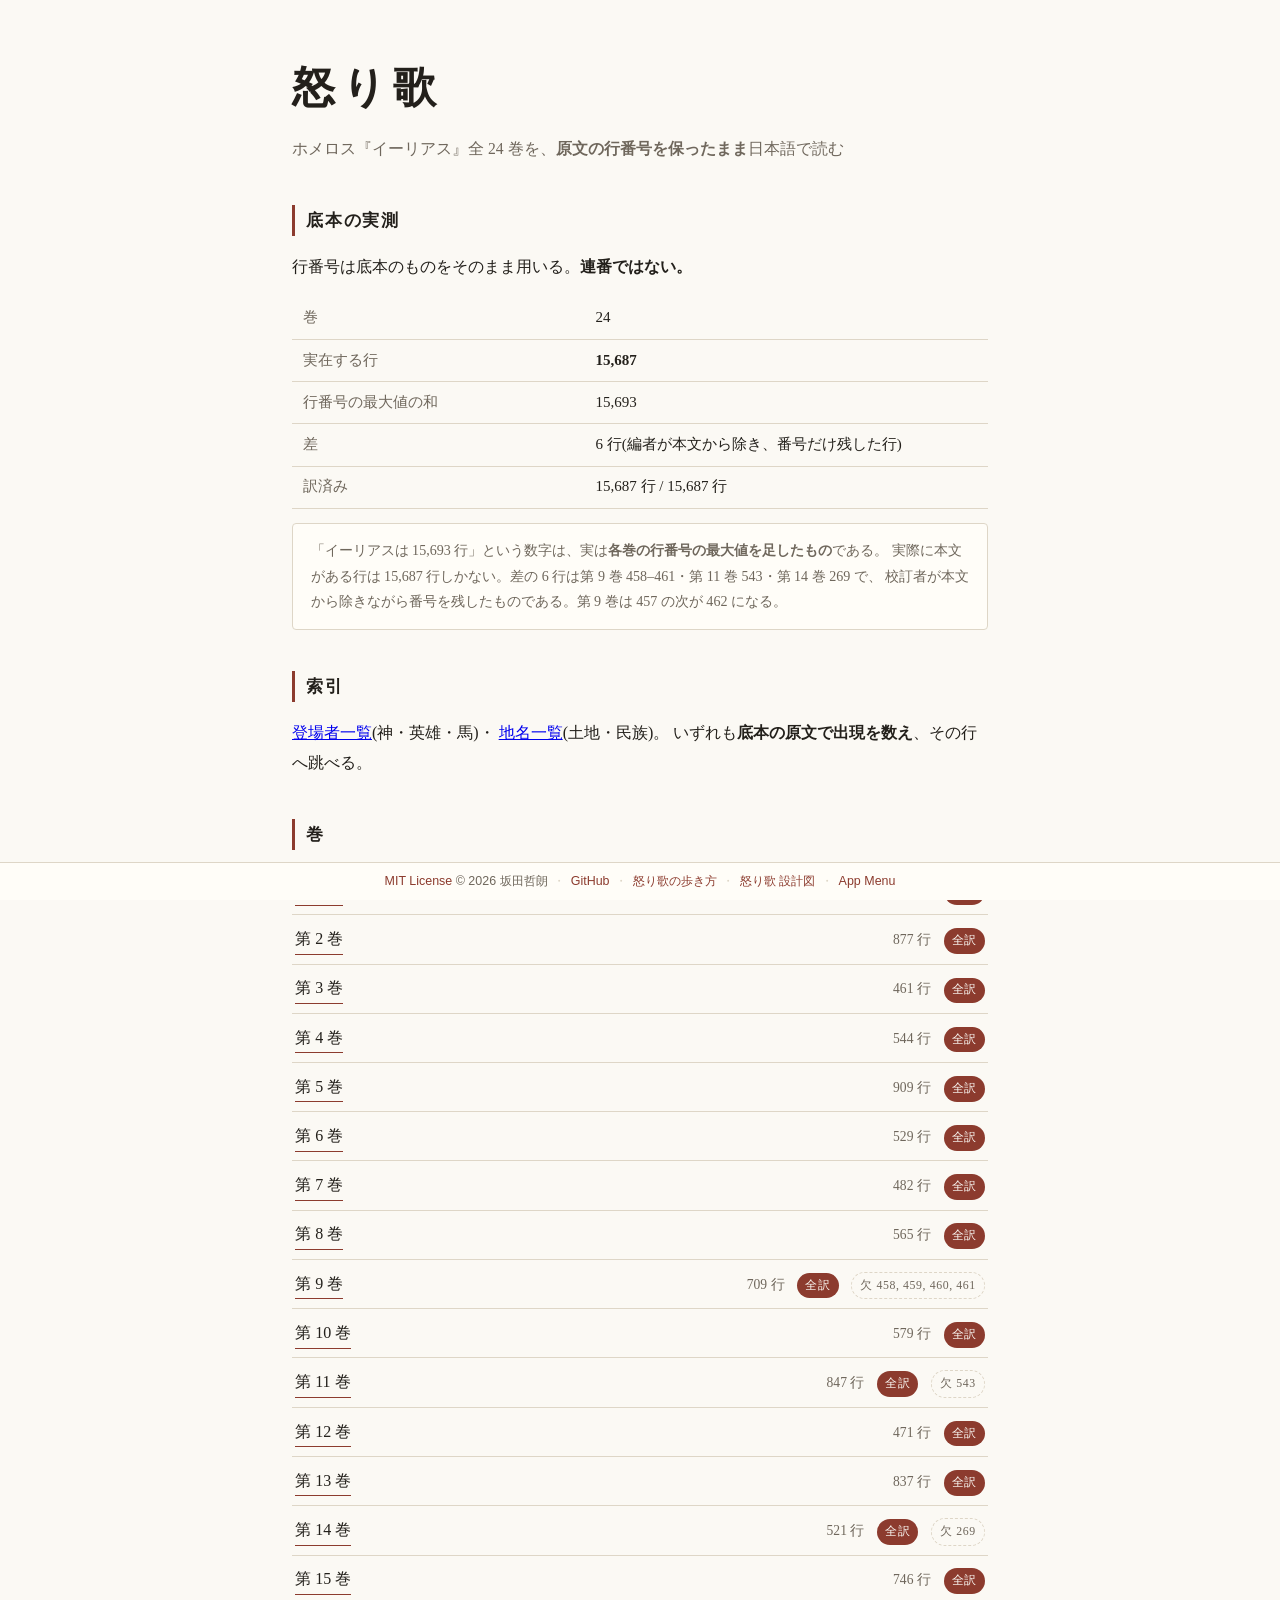
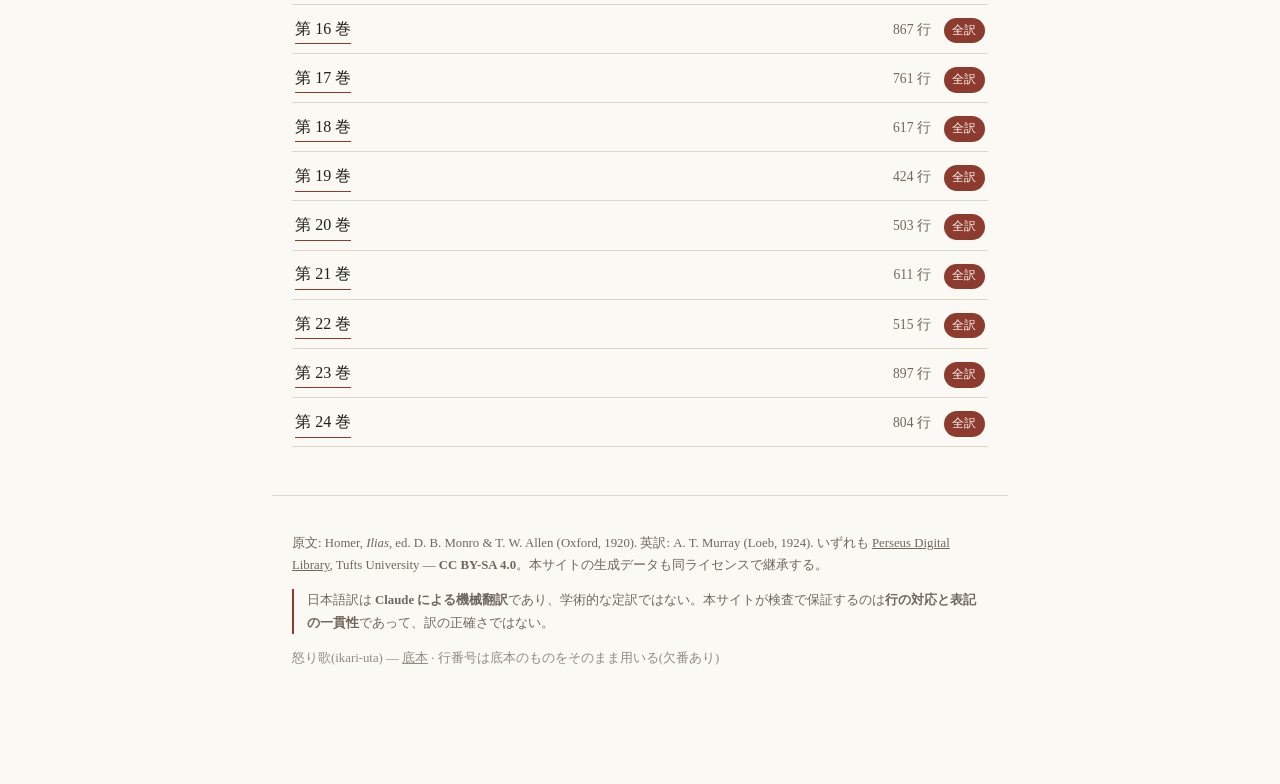
<file: out/index.html>
<!DOCTYPE html>
<html lang="ja">
<head>
<meta charset="utf-8">
<meta name="viewport" content="width=device-width, initial-scale=1">
<title>怒り歌 — イーリアスを原文の行番号のまま読む</title>
<link rel="stylesheet" href="style.css">
</head>
<body>
<header>
 <h1>怒り歌</h1>
 <p class="sub">ホメロス『イーリアス』全 24 巻を、<b>原文の行番号を保ったまま</b>日本語で読む</p>
</header>
<main>
<section class="facts">
 <h2>底本の実測</h2>
 <p>行番号は底本のものをそのまま用いる。<b>連番ではない。</b></p>
 <table>
  <tr><th>巻</th><td>24</td></tr>
  <tr><th>実在する行</th><td><b>15,687</b></td></tr>
  <tr><th>行番号の最大値の和</th><td>15,693</td></tr>
  <tr><th>差</th><td>6 行(編者が本文から除き、番号だけ残した行)</td></tr>
  <tr><th>訳済み</th><td>15,687 行 / 15,687 行</td></tr>
 </table>
 <p class="note">「イーリアスは 15,693 行」という数字は、実は<b>各巻の行番号の最大値を足したもの</b>である。
 実際に本文がある行は 15,687 行しかない。差の 6 行は第 9 巻 458–461・第 11 巻 543・第 14 巻 269 で、
 校訂者が本文から除きながら番号を残したものである。第 9 巻は 457 の次が 462 になる。</p>
</section>
<section class="idxlinks">
 <h2>索引</h2>
 <p><a href="people.html">登場者一覧</a>(神・英雄・馬)・
 <a href="places.html">地名一覧</a>(土地・民族)。
 いずれも<b>底本の原文で出現を数え</b>、その行へ跳べる。</p>
</section>
<section>
 <h2>巻</h2>
 <ol class="books"><li class="has"><a href="read.html?book=1">第 1 巻</a><span class="cnt">611 行</span><span class="ok">全訳</span></li><li class="has"><a href="read.html?book=2">第 2 巻</a><span class="cnt">877 行</span><span class="ok">全訳</span></li><li class="has"><a href="read.html?book=3">第 3 巻</a><span class="cnt">461 行</span><span class="ok">全訳</span></li><li class="has"><a href="read.html?book=4">第 4 巻</a><span class="cnt">544 行</span><span class="ok">全訳</span></li><li class="has"><a href="read.html?book=5">第 5 巻</a><span class="cnt">909 行</span><span class="ok">全訳</span></li><li class="has"><a href="read.html?book=6">第 6 巻</a><span class="cnt">529 行</span><span class="ok">全訳</span></li><li class="has"><a href="read.html?book=7">第 7 巻</a><span class="cnt">482 行</span><span class="ok">全訳</span></li><li class="has"><a href="read.html?book=8">第 8 巻</a><span class="cnt">565 行</span><span class="ok">全訳</span></li><li class="has"><a href="read.html?book=9">第 9 巻</a><span class="cnt">709 行</span><span class="ok">全訳</span><span class="gap" title="底本の欠番">欠 458, 459, 460, 461</span></li><li class="has"><a href="read.html?book=10">第 10 巻</a><span class="cnt">579 行</span><span class="ok">全訳</span></li><li class="has"><a href="read.html?book=11">第 11 巻</a><span class="cnt">847 行</span><span class="ok">全訳</span><span class="gap" title="底本の欠番">欠 543</span></li><li class="has"><a href="read.html?book=12">第 12 巻</a><span class="cnt">471 行</span><span class="ok">全訳</span></li><li class="has"><a href="read.html?book=13">第 13 巻</a><span class="cnt">837 行</span><span class="ok">全訳</span></li><li class="has"><a href="read.html?book=14">第 14 巻</a><span class="cnt">521 行</span><span class="ok">全訳</span><span class="gap" title="底本の欠番">欠 269</span></li><li class="has"><a href="read.html?book=15">第 15 巻</a><span class="cnt">746 行</span><span class="ok">全訳</span></li><li class="has"><a href="read.html?book=16">第 16 巻</a><span class="cnt">867 行</span><span class="ok">全訳</span></li><li class="has"><a href="read.html?book=17">第 17 巻</a><span class="cnt">761 行</span><span class="ok">全訳</span></li><li class="has"><a href="read.html?book=18">第 18 巻</a><span class="cnt">617 行</span><span class="ok">全訳</span></li><li class="has"><a href="read.html?book=19">第 19 巻</a><span class="cnt">424 行</span><span class="ok">全訳</span></li><li class="has"><a href="read.html?book=20">第 20 巻</a><span class="cnt">503 行</span><span class="ok">全訳</span></li><li class="has"><a href="read.html?book=21">第 21 巻</a><span class="cnt">611 行</span><span class="ok">全訳</span></li><li class="has"><a href="read.html?book=22">第 22 巻</a><span class="cnt">515 行</span><span class="ok">全訳</span></li><li class="has"><a href="read.html?book=23">第 23 巻</a><span class="cnt">897 行</span><span class="ok">全訳</span></li><li class="has"><a href="read.html?book=24">第 24 巻</a><span class="cnt">804 行</span><span class="ok">全訳</span></li></ol>
</section>
</main>
<footer>
 <p class="attr">原文: Homer, <i>Ilias</i>, ed. D. B. Monro &amp; T. W. Allen (Oxford, 1920). 英訳: A. T. Murray (Loeb, 1924). いずれも <a href="https://github.com/PerseusDL/canonical-greekLit">Perseus Digital Library</a>, Tufts University — <b>CC BY-SA 4.0</b>。本サイトの生成データも同ライセンスで継承する。</p>
 <p class="warn">日本語訳は <b>Claude による機械翻訳</b>であり、学術的な定訳ではない。本サイトが検査で保証するのは<b>行の対応と表記の一貫性</b>であって、訳の正確さではない。</p>
 <p class="meta">怒り歌(ikari-uta) — <a href="https://github.com/PerseusDL/canonical-greekLit">底本</a> ·
 行番号は底本のものをそのまま用いる(欠番あり)</p>
</footer>
<nav class="fleet" aria-label="フリート共通リンク"><!-- fleet: fixed footer --><a href="https://github.com/twill3c/ikari-uta/blob/main/LICENSE" target="_blank" rel="noopener">MIT License</a> © 2026 坂田哲朗<span class="sep">・</span><a href="https://github.com/twill3c/ikari-uta" target="_blank" rel="noopener">GitHub</a><span class="sep">・</span><a href="https://claude.ai/code/artifact/627e03d1-c6ee-4021-b5f5-9982fe0497fe" target="_blank" rel="noopener">怒り歌の歩き方</a><span class="sep">・</span><a href="https://claude.ai/code/artifact/6e34d357-2e85-4140-ba57-e761de55cae4" target="_blank" rel="noopener">怒り歌 設計図</a><span class="sep">・</span><a href="https://app-menu-amber.vercel.app/" target="_blank" rel="noopener">App Menu</a></nav>
</body>
</html>
</file>
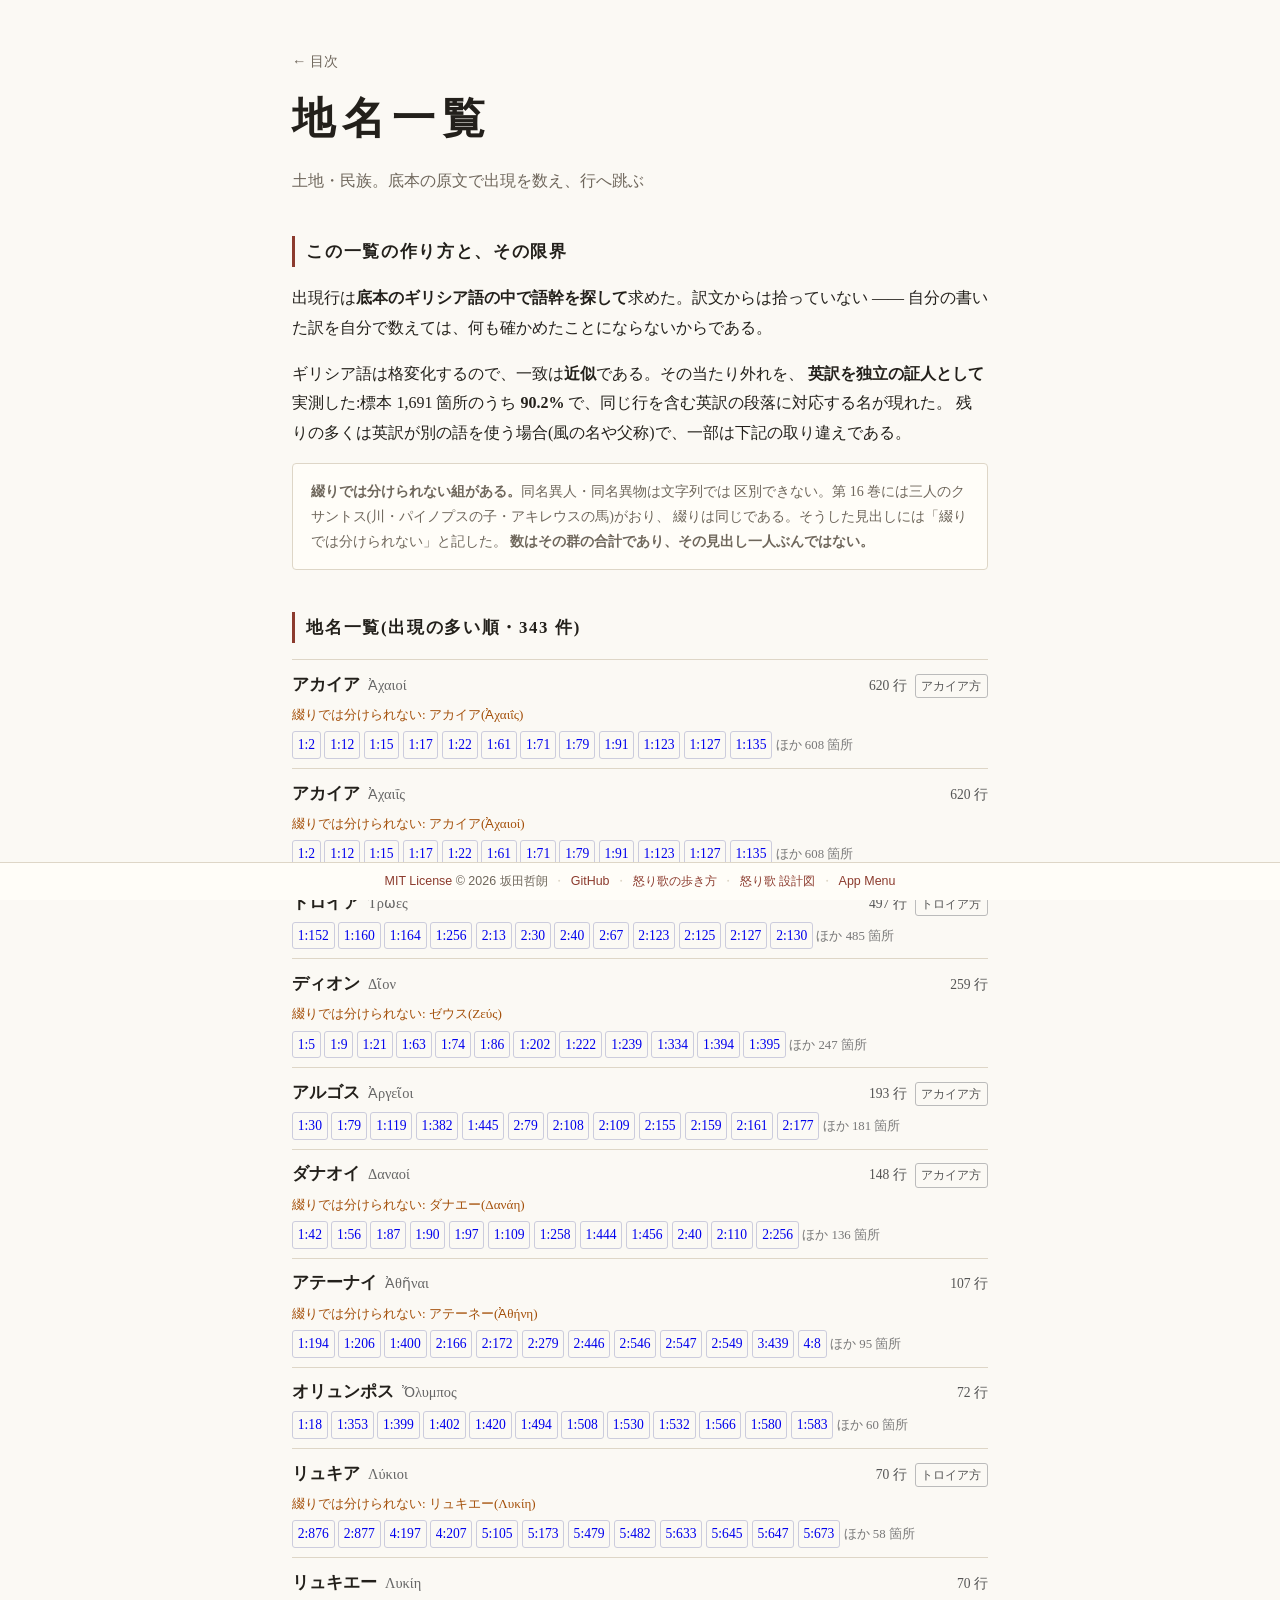
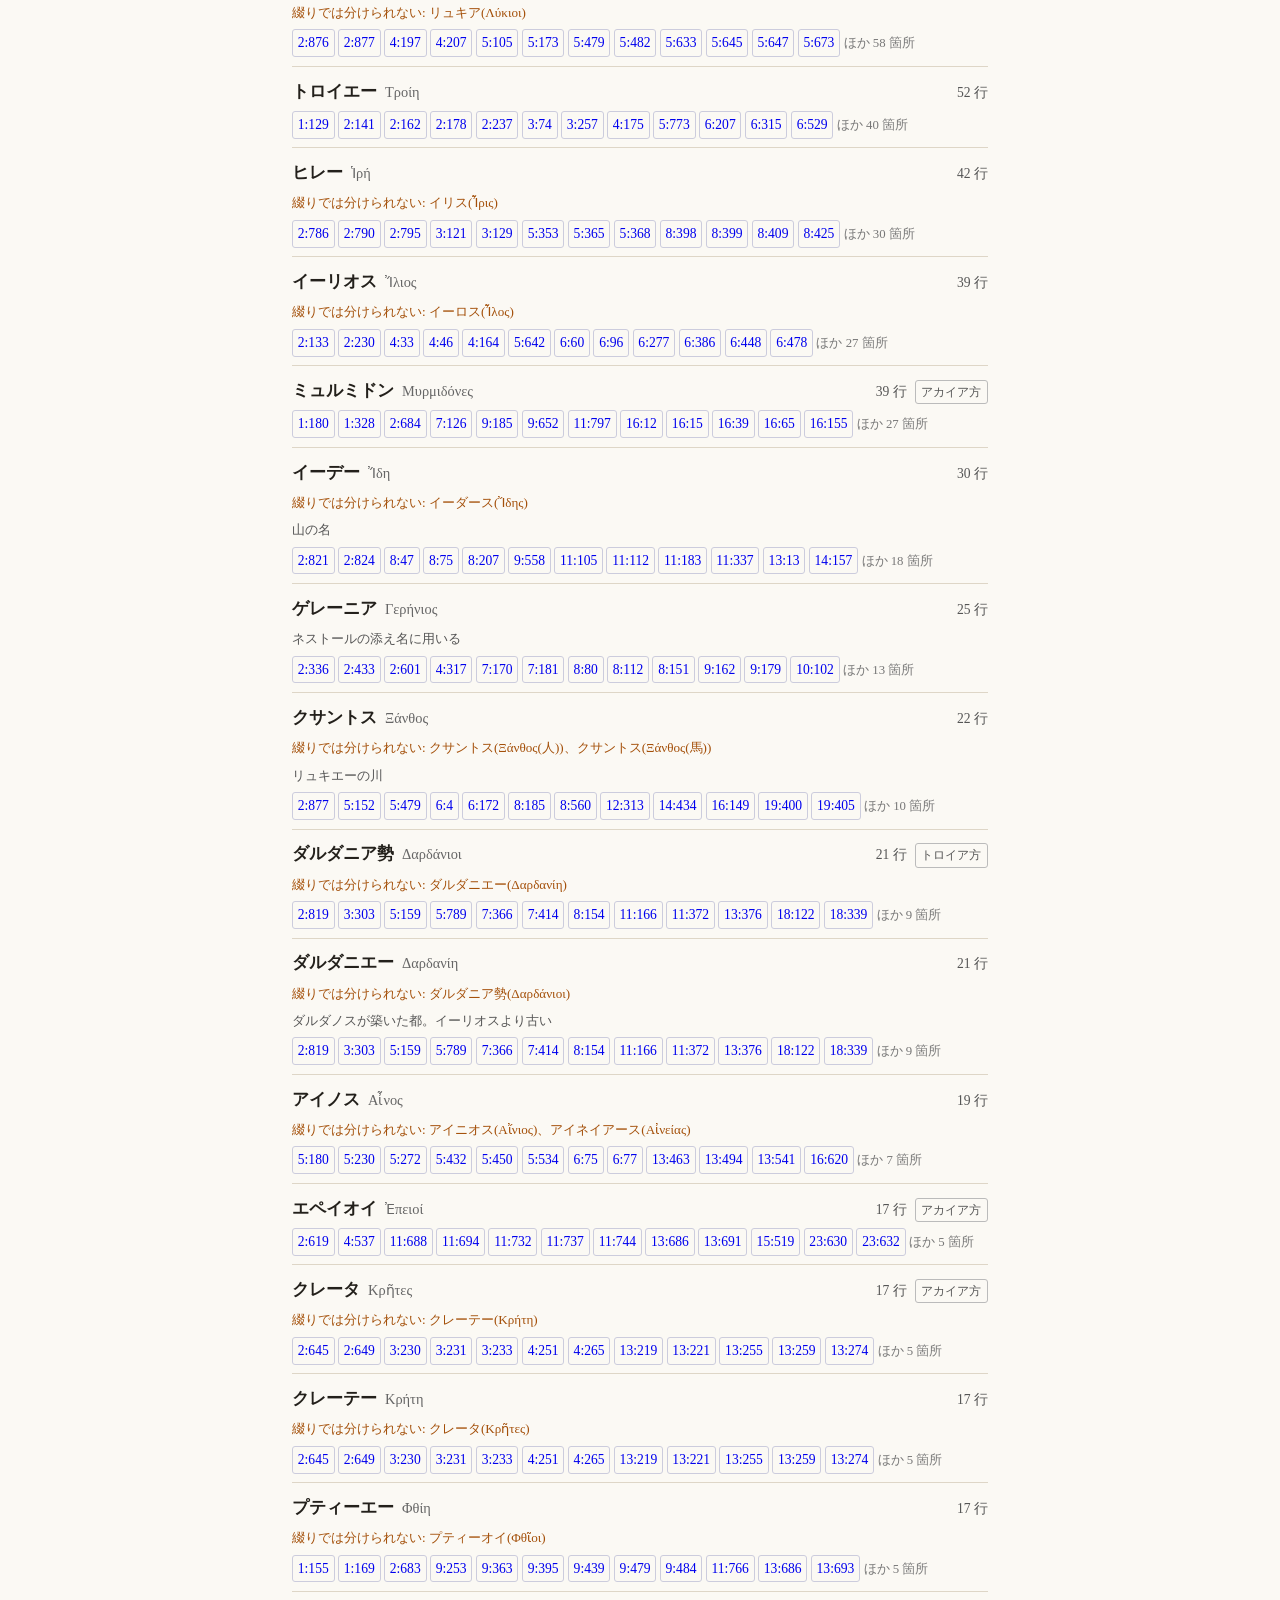
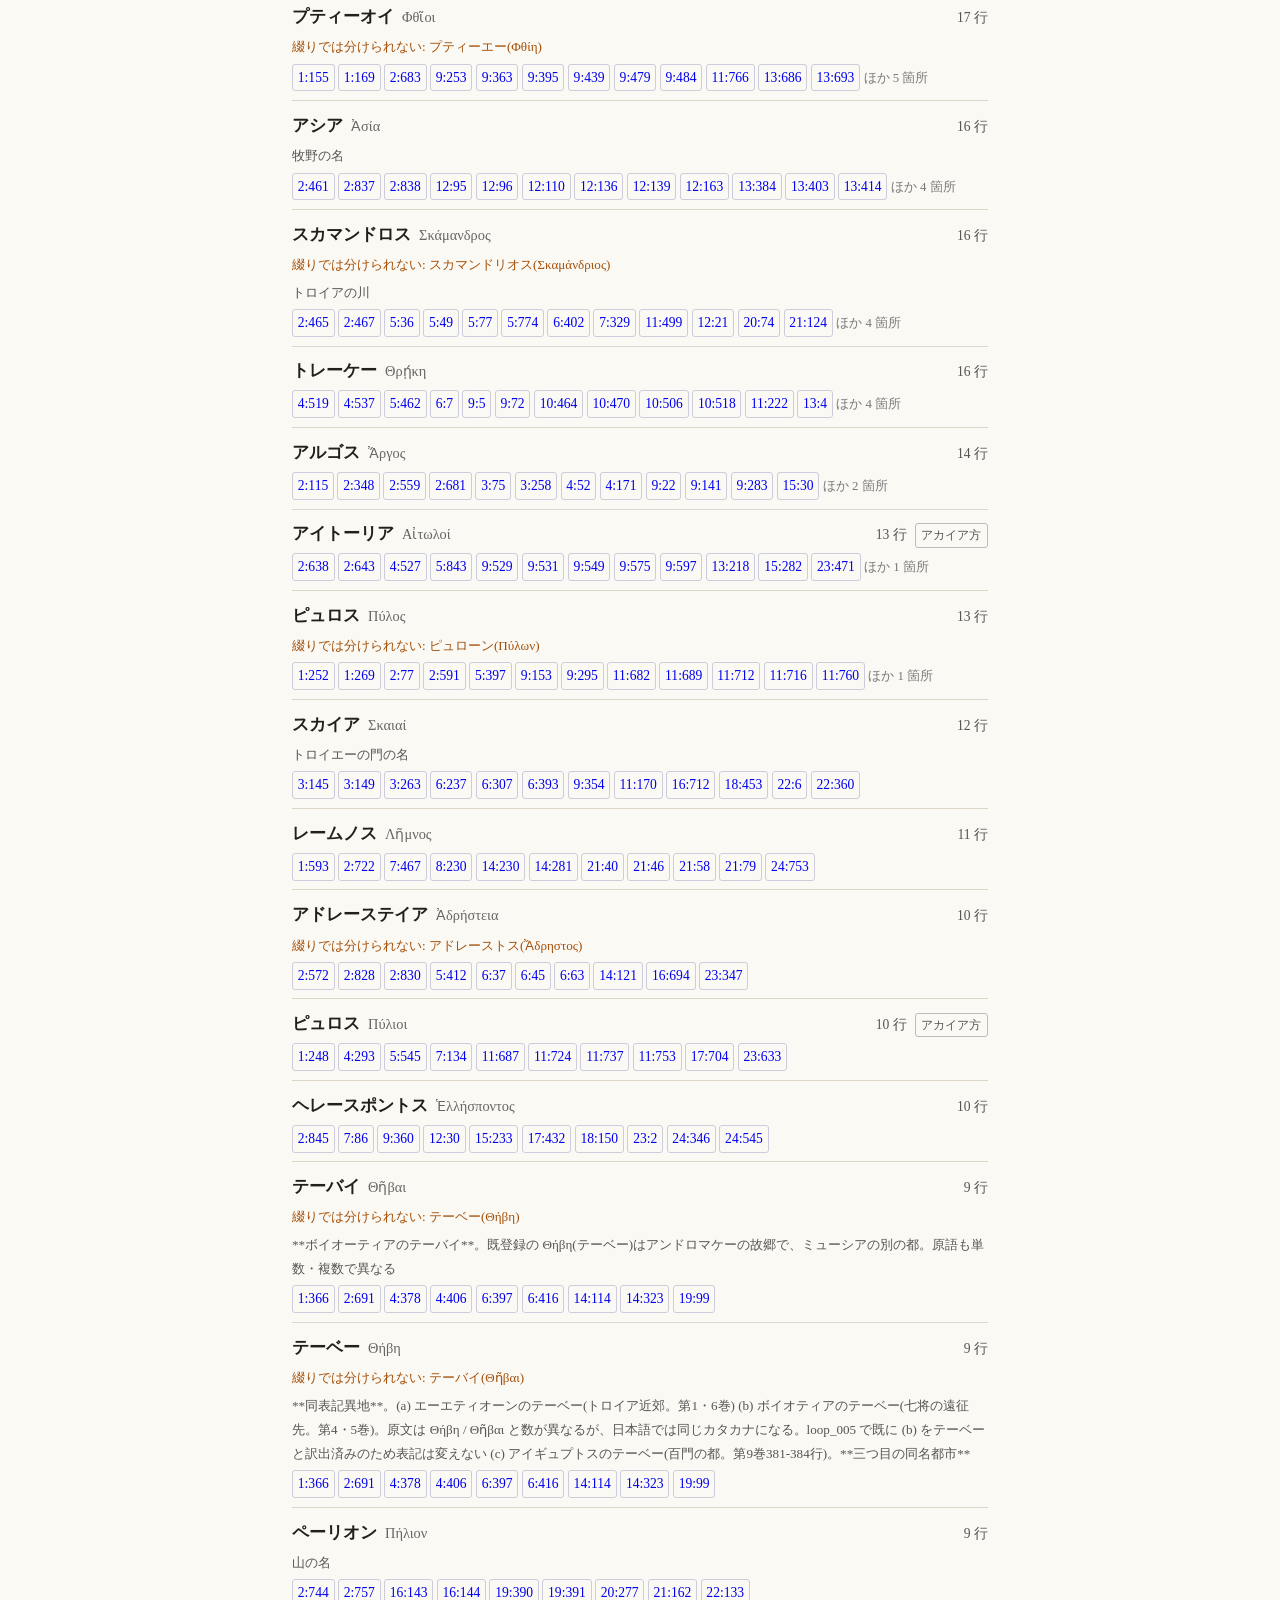
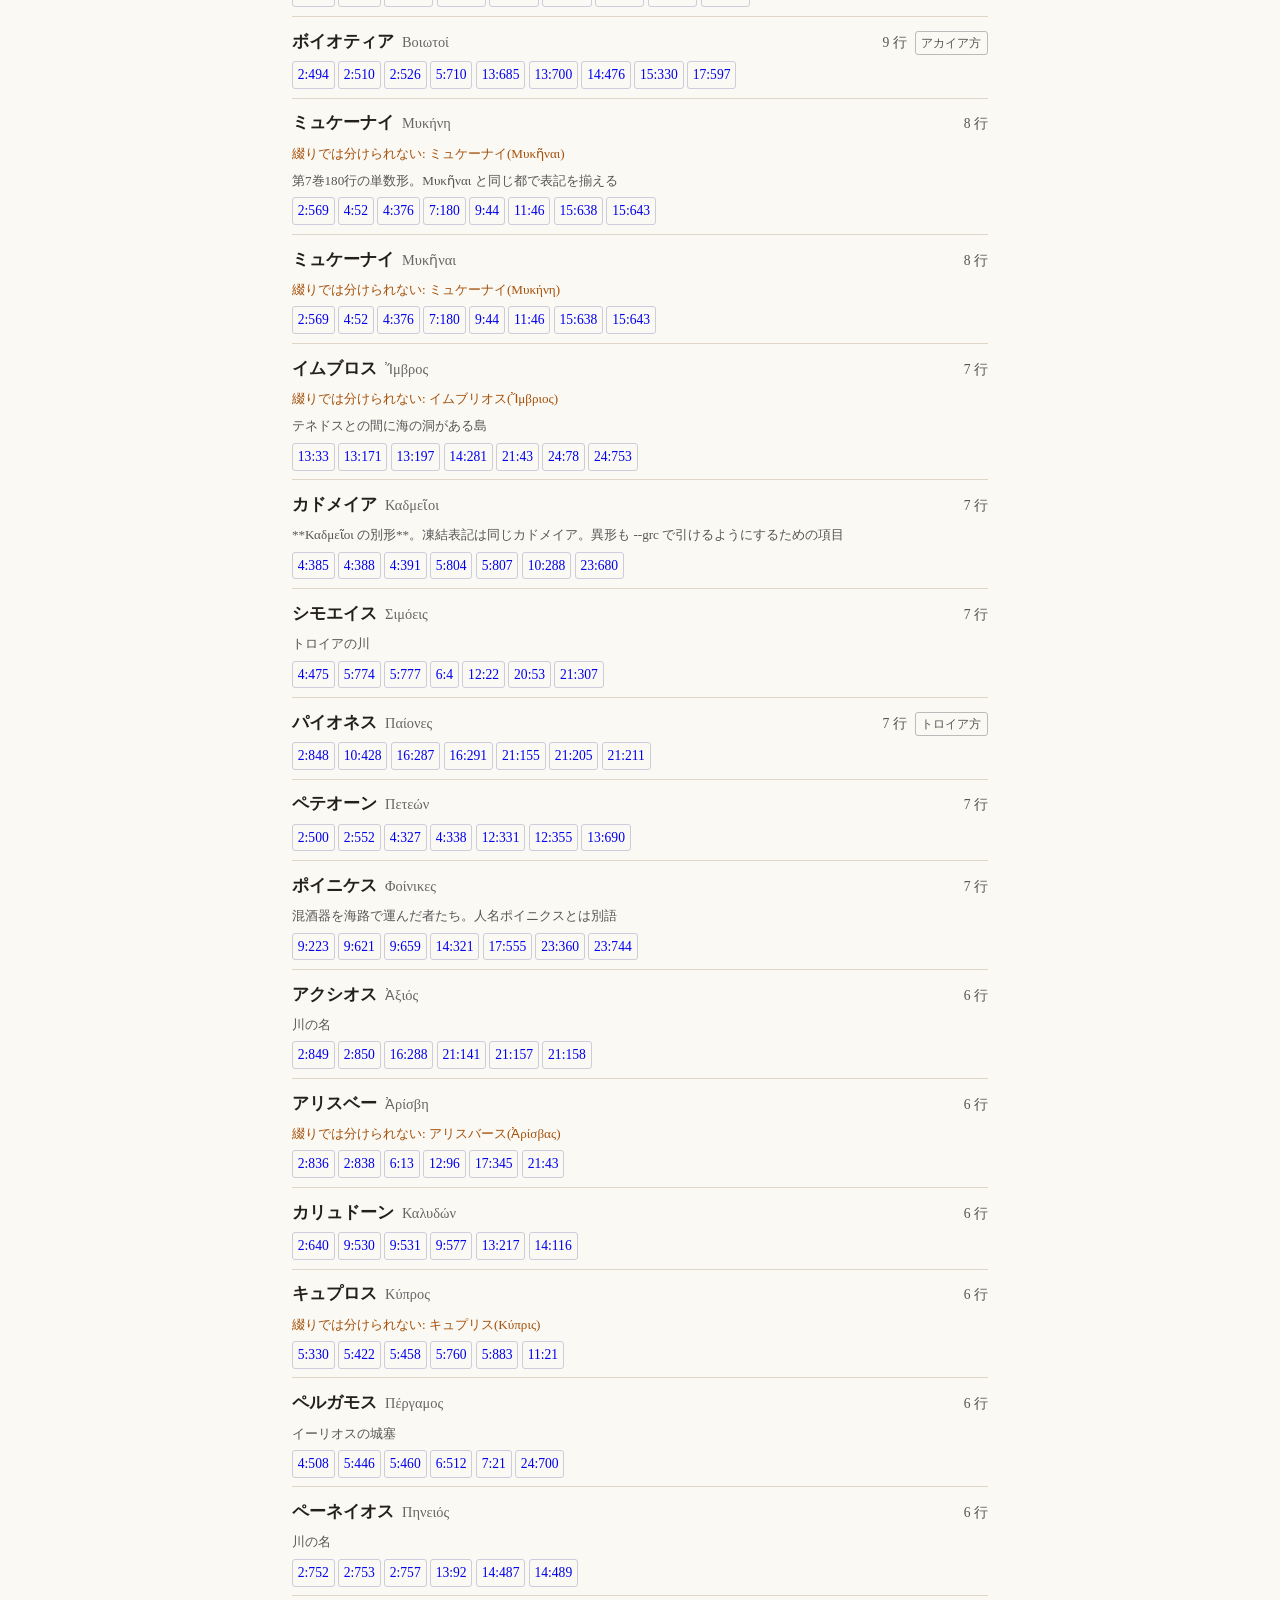
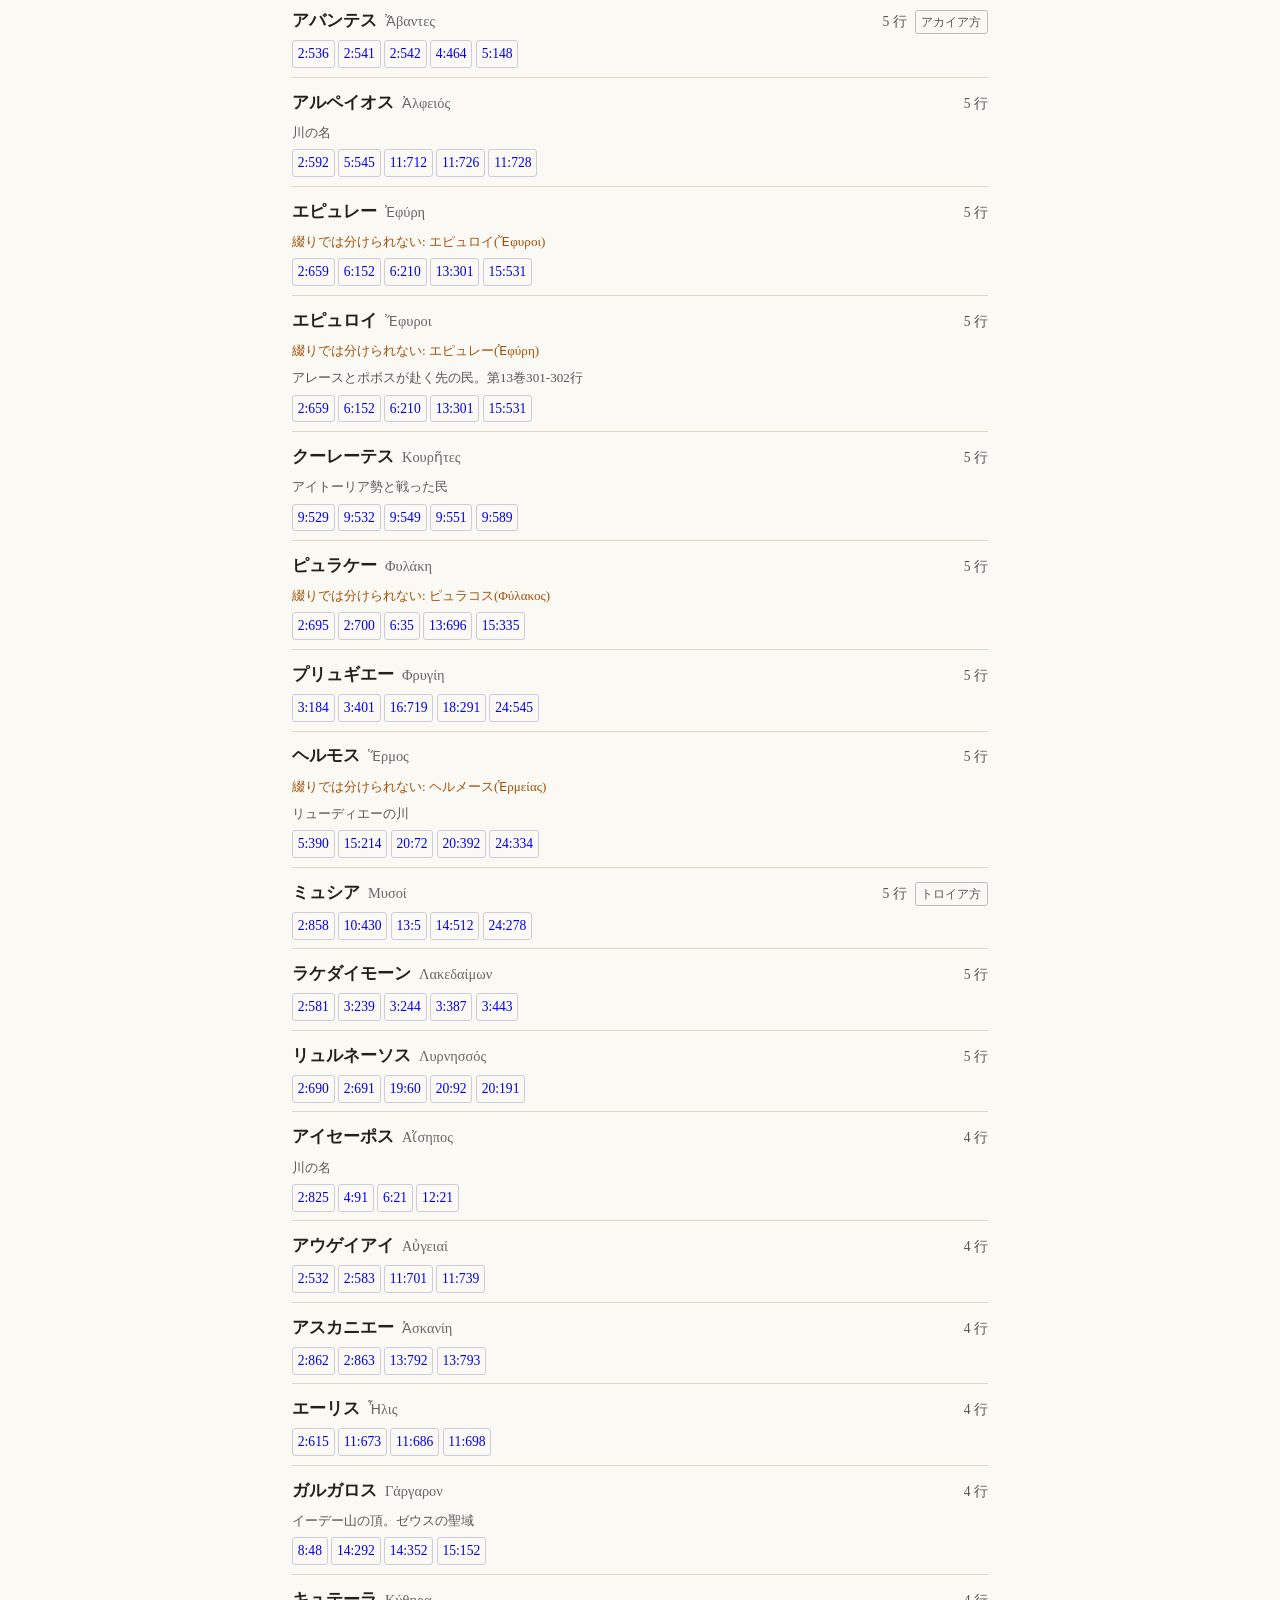
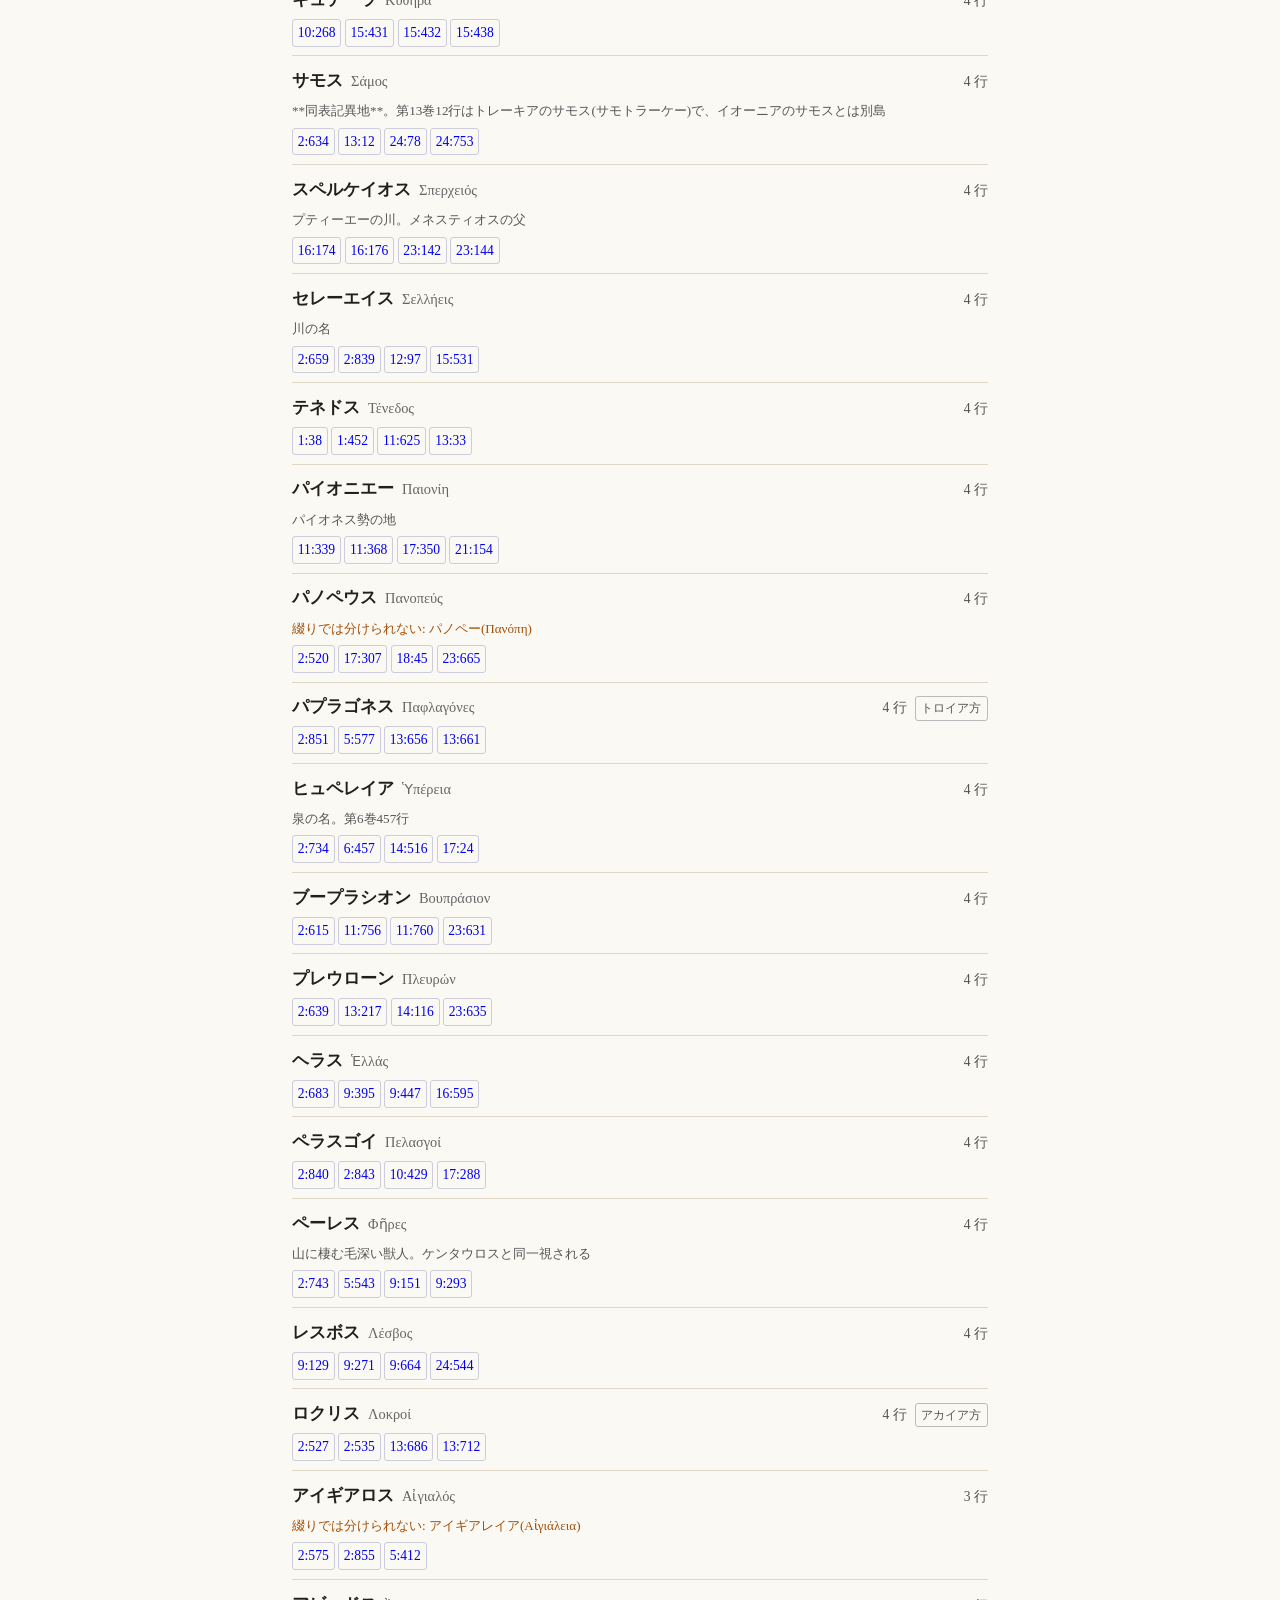
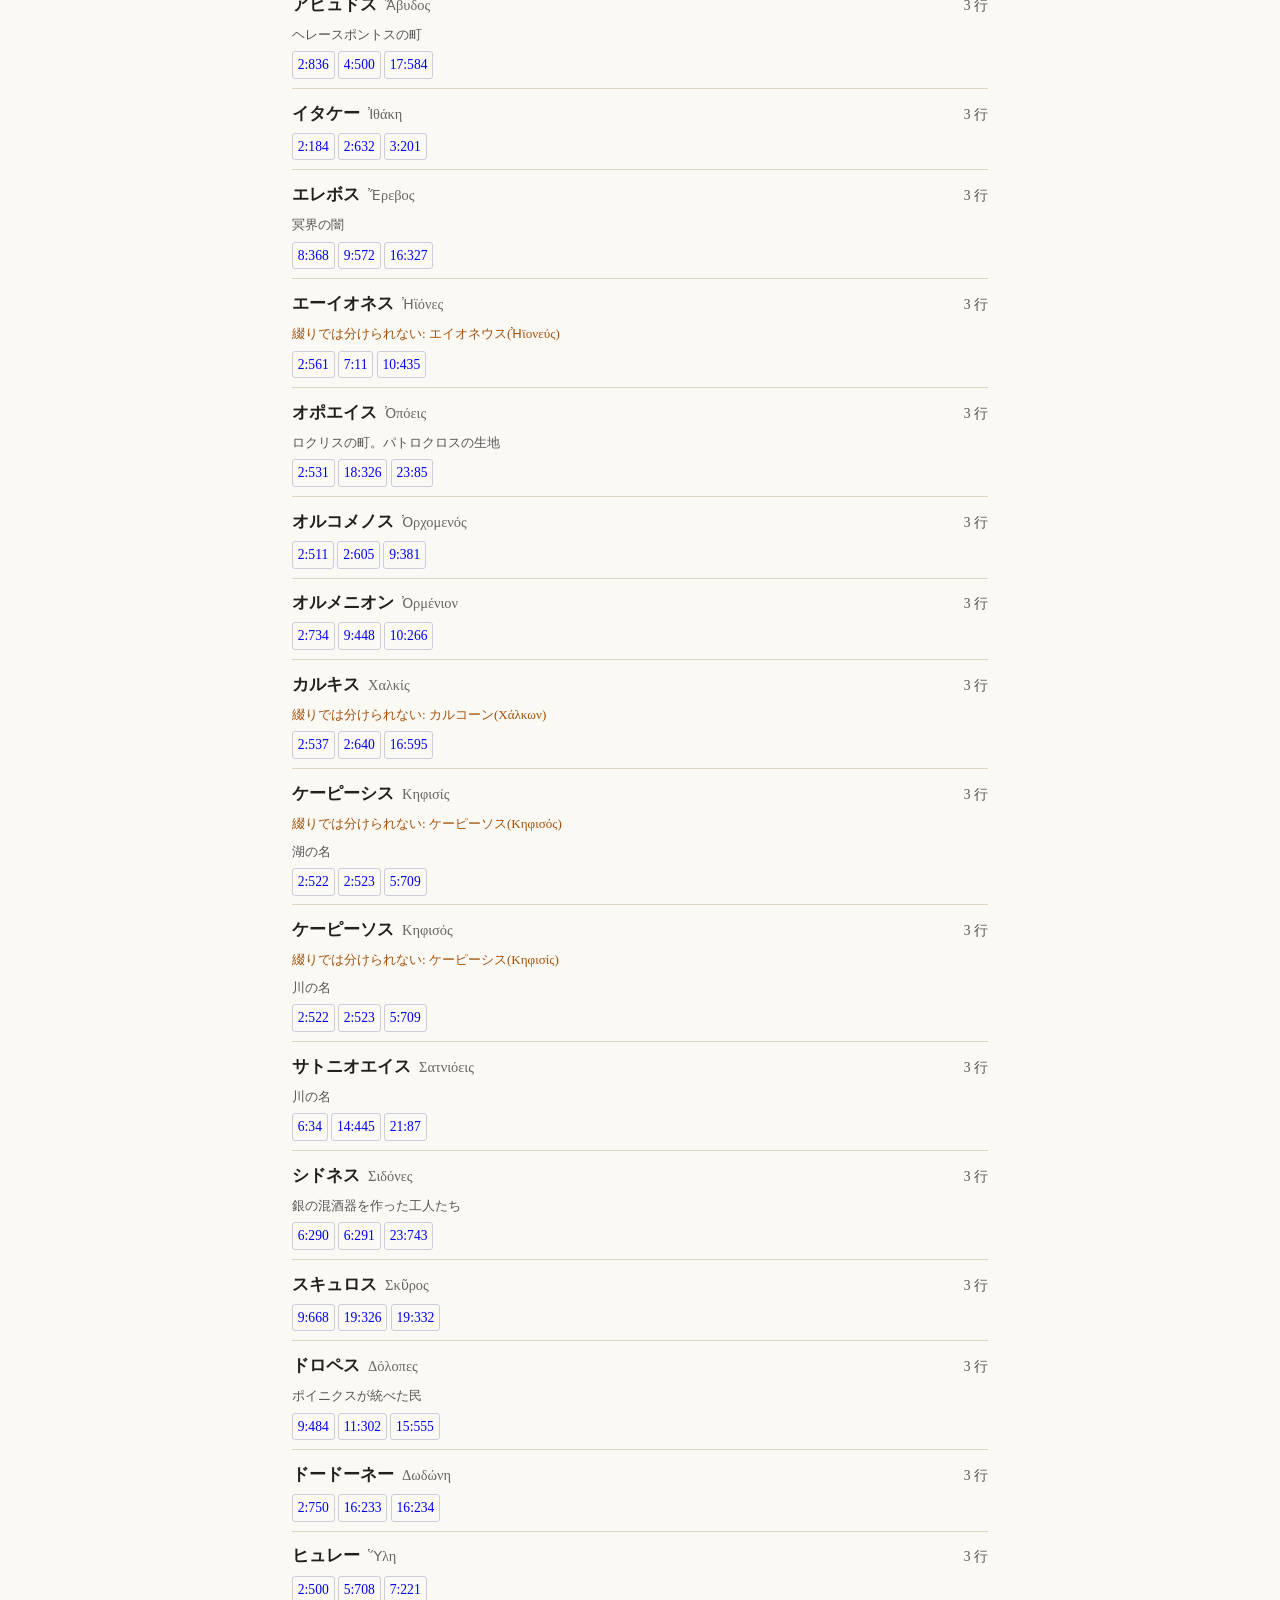
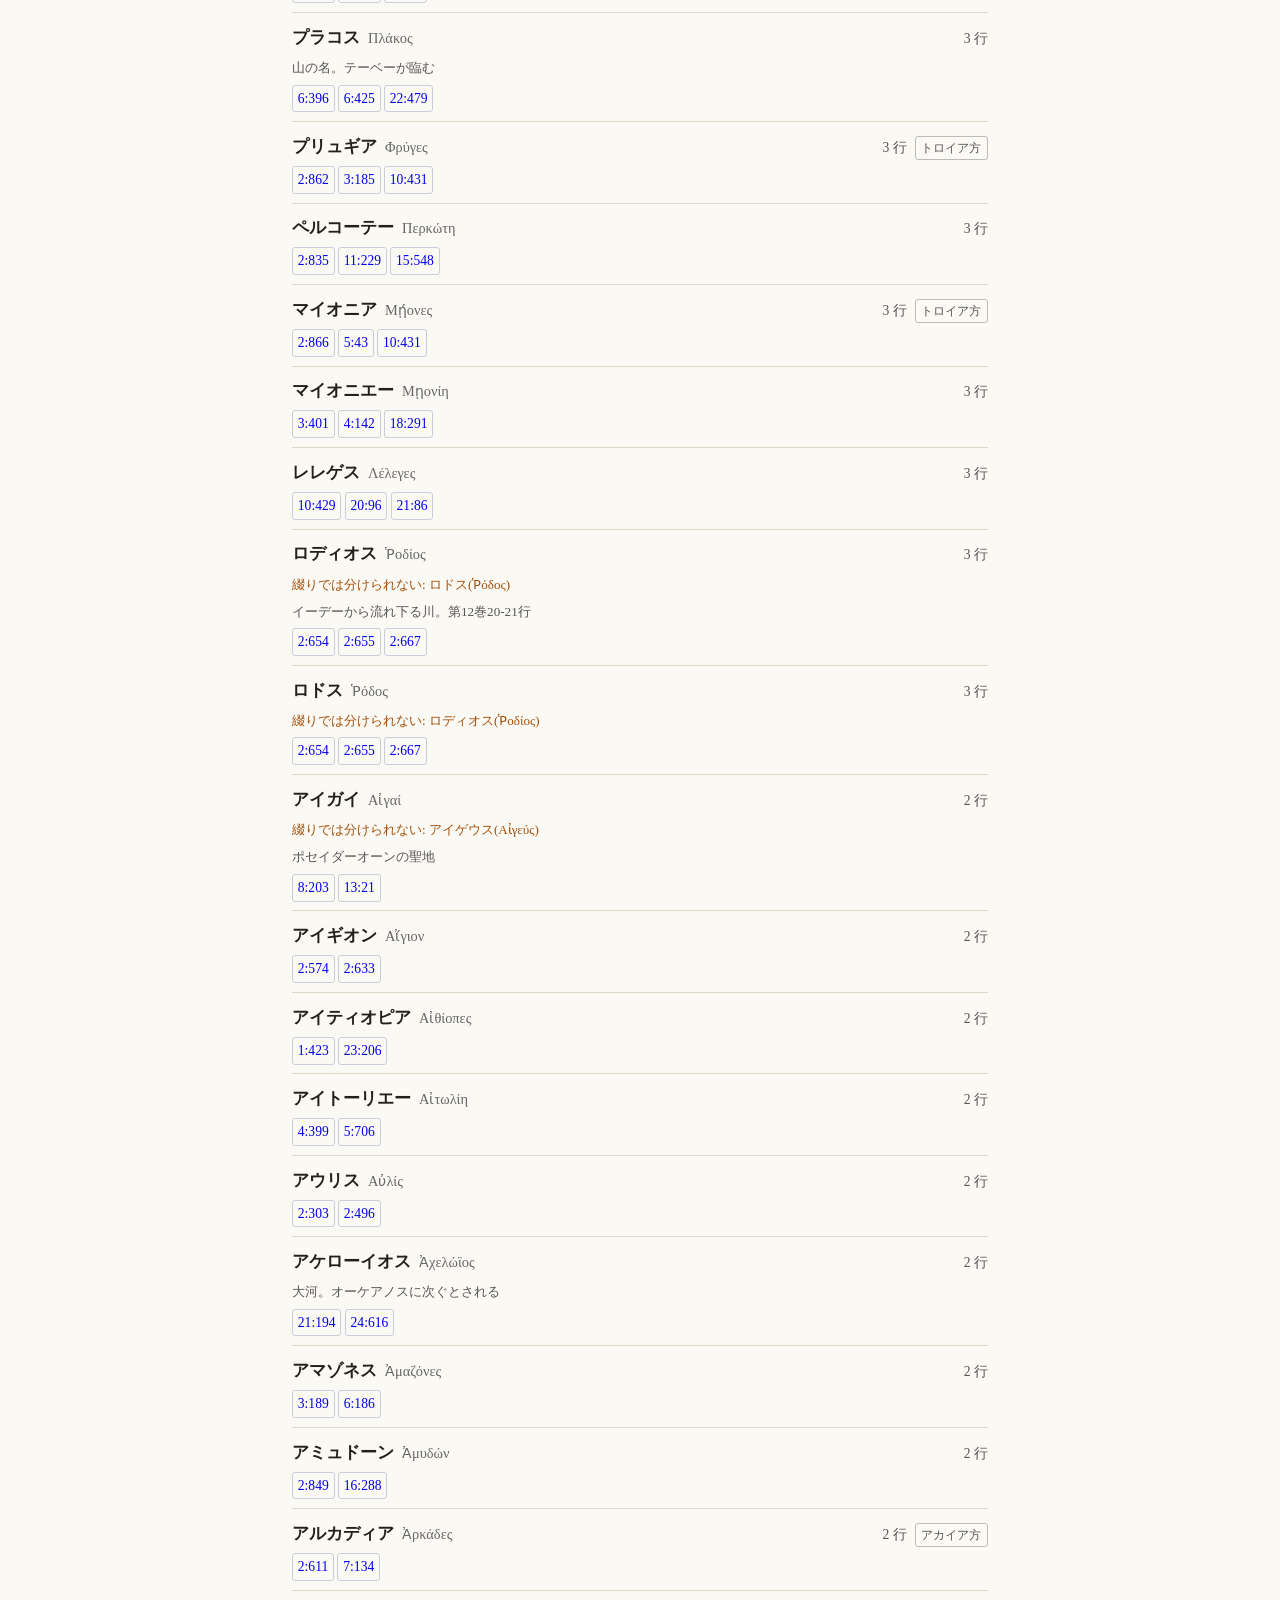
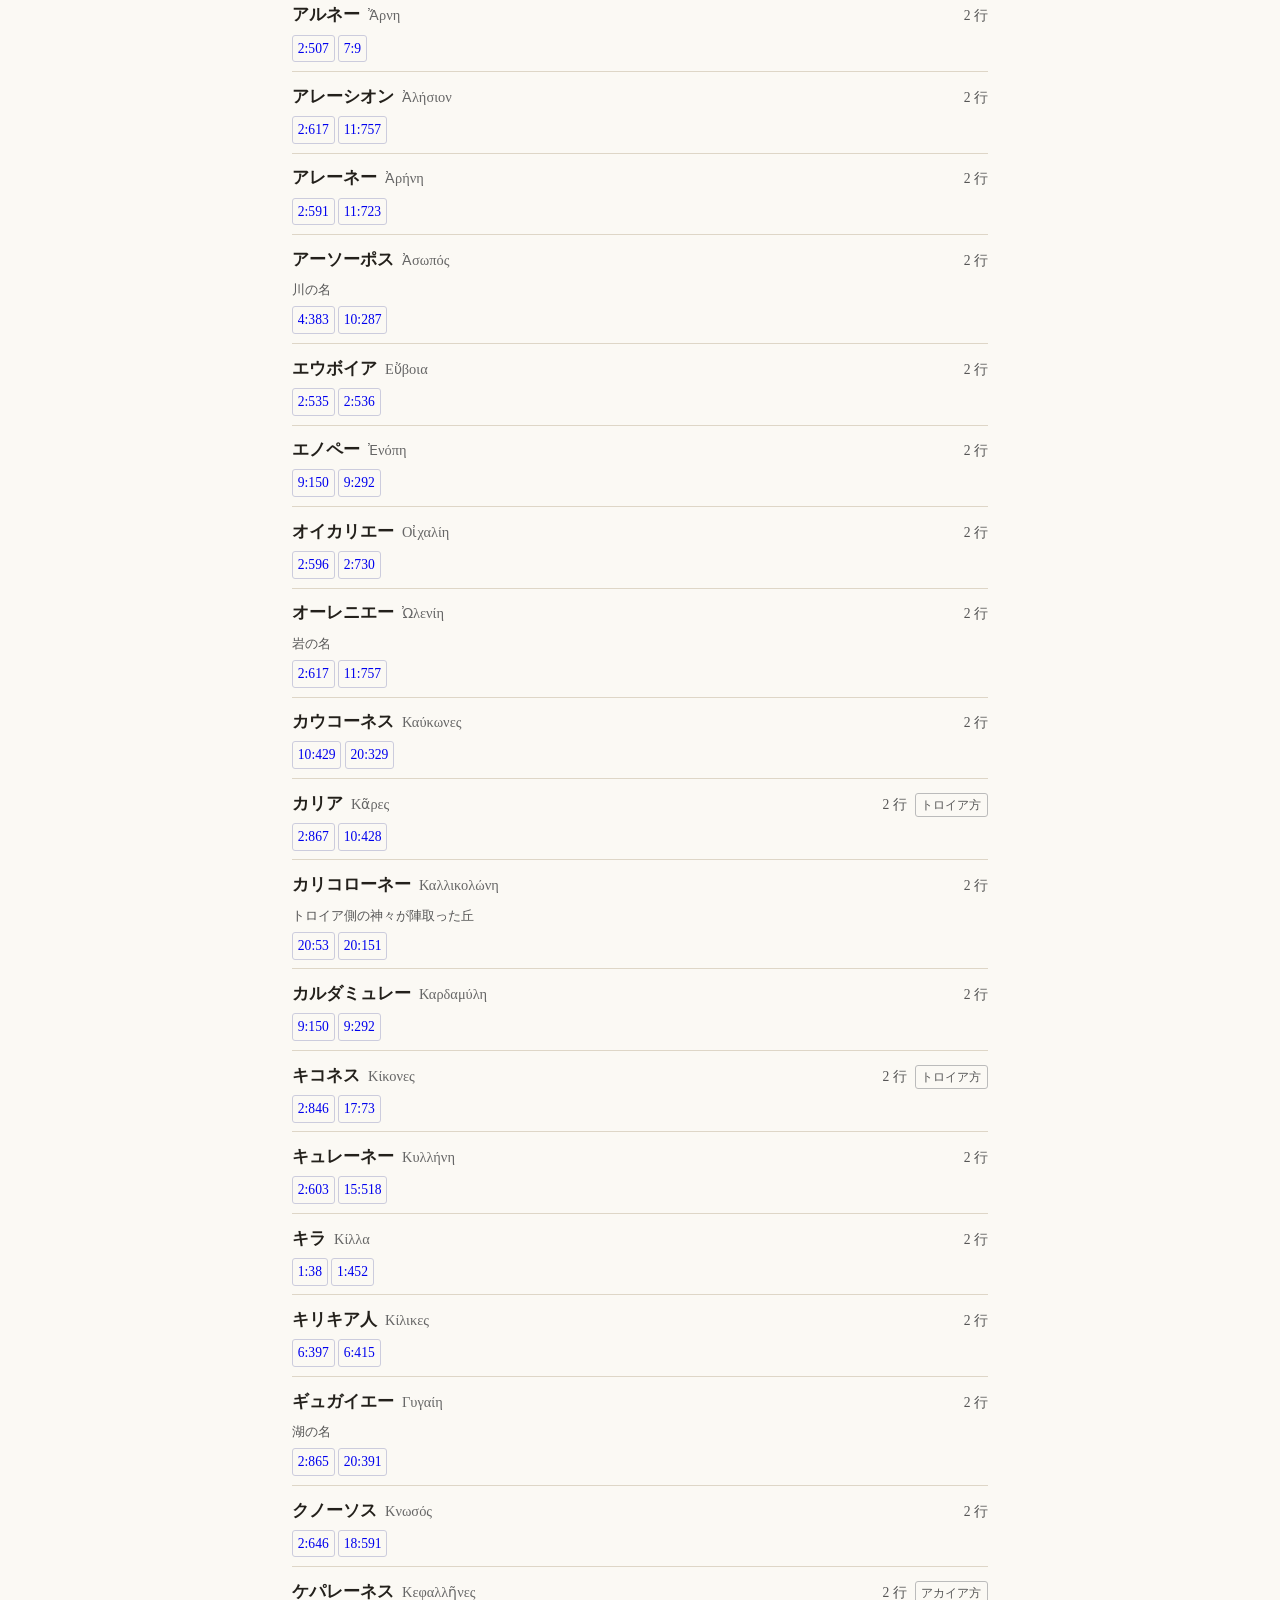
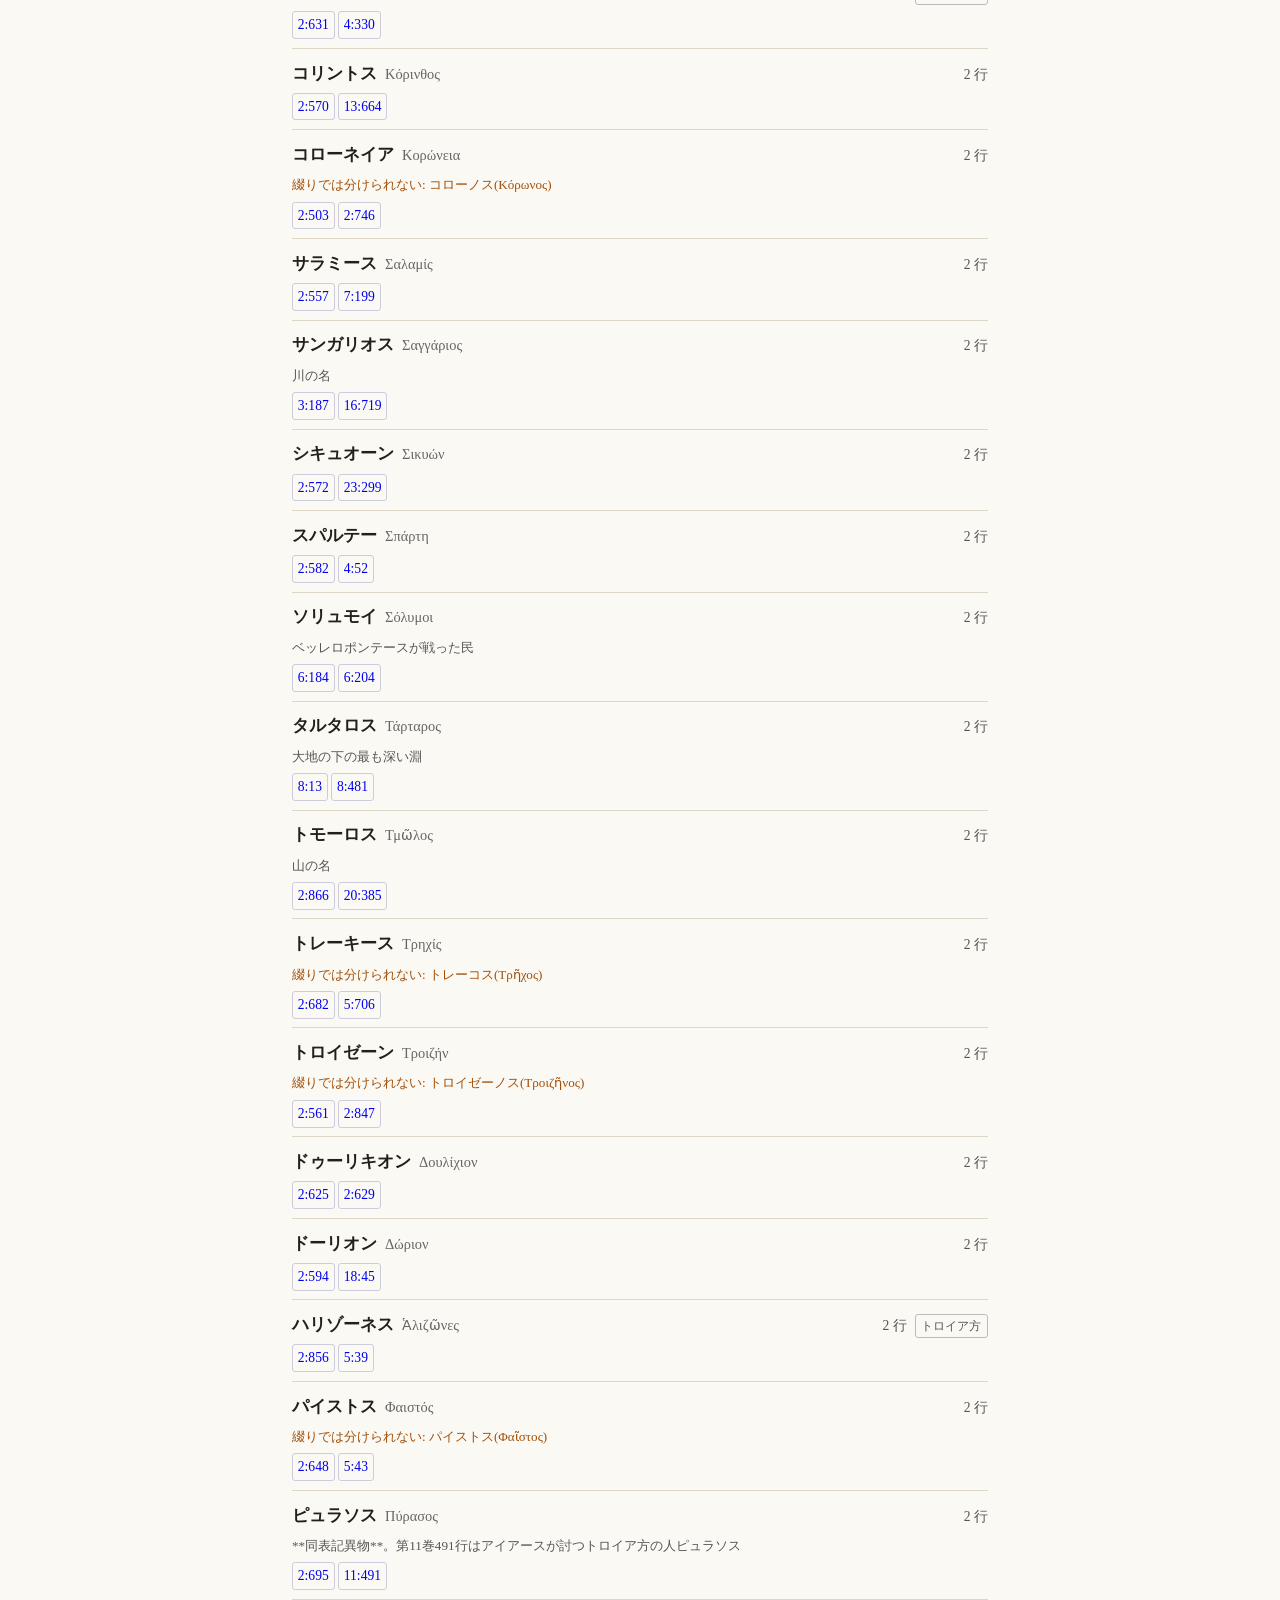
<file: out/places.html>
<!DOCTYPE html>
<html lang="ja">
<head>
<meta charset="utf-8">
<meta name="viewport" content="width=device-width, initial-scale=1">
<title>怒り歌 — 地名一覧</title>
<link rel="stylesheet" href="style.css">
</head>
<body>
<header>
 <p class="home"><a href="index.html">← 目次</a></p>
 <h1>地名一覧</h1>
 <p class="sub">土地・民族。底本の原文で出現を数え、行へ跳ぶ</p>
</header>
<main>
<section class="facts">
 <h2>この一覧の作り方と、その限界</h2>
 <p>出現行は<b>底本のギリシア語の中で語幹を探して</b>求めた。訳文からは拾っていない
 —— 自分の書いた訳を自分で数えては、何も確かめたことにならないからである。</p>
 <p>ギリシア語は格変化するので、一致は<b>近似</b>である。その当たり外れを、
 <b>英訳を独立の証人として</b>実測した:標本 1,691 箇所のうち
 <b>90.2%</b> で、同じ行を含む英訳の段落に対応する名が現れた。
 残りの多くは英訳が別の語を使う場合(風の名や父称)で、一部は下記の取り違えである。</p>
 <p class="note"><b>綴りでは分けられない組がある。</b>同名異人・同名異物は文字列では
 区別できない。第 16 巻には三人のクサントス(川・パイノプスの子・アキレウスの馬)がおり、
 綴りは同じである。そうした見出しには「綴りでは分けられない」と記した。
 <b>数はその群の合計であり、その見出し一人ぶんではない。</b></p>
</section>
<section>
 <h2>地名一覧(出現の多い順・343 件)</h2>
 <ol class="names"><li><div class="hd"><b class="ja">アカイア</b><span class="grc">Ἀχαιοί</span><span class="cnt">620 行</span><span class="camp">アカイア方</span></div><p class="amb">綴りでは分けられない: アカイア(Ἀχαιΐς)</p><p class="occ"><a href="read.html?book=1#l2">1:2</a> <a href="read.html?book=1#l12">1:12</a> <a href="read.html?book=1#l15">1:15</a> <a href="read.html?book=1#l17">1:17</a> <a href="read.html?book=1#l22">1:22</a> <a href="read.html?book=1#l61">1:61</a> <a href="read.html?book=1#l71">1:71</a> <a href="read.html?book=1#l79">1:79</a> <a href="read.html?book=1#l91">1:91</a> <a href="read.html?book=1#l123">1:123</a> <a href="read.html?book=1#l127">1:127</a> <a href="read.html?book=1#l135">1:135</a> <span class="more">ほか 608 箇所</span></p></li><li><div class="hd"><b class="ja">アカイア</b><span class="grc">Ἀχαιΐς</span><span class="cnt">620 行</span></div><p class="amb">綴りでは分けられない: アカイア(Ἀχαιοί)</p><p class="occ"><a href="read.html?book=1#l2">1:2</a> <a href="read.html?book=1#l12">1:12</a> <a href="read.html?book=1#l15">1:15</a> <a href="read.html?book=1#l17">1:17</a> <a href="read.html?book=1#l22">1:22</a> <a href="read.html?book=1#l61">1:61</a> <a href="read.html?book=1#l71">1:71</a> <a href="read.html?book=1#l79">1:79</a> <a href="read.html?book=1#l91">1:91</a> <a href="read.html?book=1#l123">1:123</a> <a href="read.html?book=1#l127">1:127</a> <a href="read.html?book=1#l135">1:135</a> <span class="more">ほか 608 箇所</span></p></li><li><div class="hd"><b class="ja">トロイア</b><span class="grc">Τρῶες</span><span class="cnt">497 行</span><span class="camp">トロイア方</span></div><p class="occ"><a href="read.html?book=1#l152">1:152</a> <a href="read.html?book=1#l160">1:160</a> <a href="read.html?book=1#l164">1:164</a> <a href="read.html?book=1#l256">1:256</a> <a href="read.html?book=2#l13">2:13</a> <a href="read.html?book=2#l30">2:30</a> <a href="read.html?book=2#l40">2:40</a> <a href="read.html?book=2#l67">2:67</a> <a href="read.html?book=2#l123">2:123</a> <a href="read.html?book=2#l125">2:125</a> <a href="read.html?book=2#l127">2:127</a> <a href="read.html?book=2#l130">2:130</a> <span class="more">ほか 485 箇所</span></p></li><li><div class="hd"><b class="ja">ディオン</b><span class="grc">Δῖον</span><span class="cnt">259 行</span></div><p class="amb">綴りでは分けられない: ゼウス(Ζεύς)</p><p class="occ"><a href="read.html?book=1#l5">1:5</a> <a href="read.html?book=1#l9">1:9</a> <a href="read.html?book=1#l21">1:21</a> <a href="read.html?book=1#l63">1:63</a> <a href="read.html?book=1#l74">1:74</a> <a href="read.html?book=1#l86">1:86</a> <a href="read.html?book=1#l202">1:202</a> <a href="read.html?book=1#l222">1:222</a> <a href="read.html?book=1#l239">1:239</a> <a href="read.html?book=1#l334">1:334</a> <a href="read.html?book=1#l394">1:394</a> <a href="read.html?book=1#l395">1:395</a> <span class="more">ほか 247 箇所</span></p></li><li><div class="hd"><b class="ja">アルゴス</b><span class="grc">Ἀργεῖοι</span><span class="cnt">193 行</span><span class="camp">アカイア方</span></div><p class="occ"><a href="read.html?book=1#l30">1:30</a> <a href="read.html?book=1#l79">1:79</a> <a href="read.html?book=1#l119">1:119</a> <a href="read.html?book=1#l382">1:382</a> <a href="read.html?book=1#l445">1:445</a> <a href="read.html?book=2#l79">2:79</a> <a href="read.html?book=2#l108">2:108</a> <a href="read.html?book=2#l109">2:109</a> <a href="read.html?book=2#l155">2:155</a> <a href="read.html?book=2#l159">2:159</a> <a href="read.html?book=2#l161">2:161</a> <a href="read.html?book=2#l177">2:177</a> <span class="more">ほか 181 箇所</span></p></li><li><div class="hd"><b class="ja">ダナオイ</b><span class="grc">Δαναοί</span><span class="cnt">148 行</span><span class="camp">アカイア方</span></div><p class="amb">綴りでは分けられない: ダナエー(Δανάη)</p><p class="occ"><a href="read.html?book=1#l42">1:42</a> <a href="read.html?book=1#l56">1:56</a> <a href="read.html?book=1#l87">1:87</a> <a href="read.html?book=1#l90">1:90</a> <a href="read.html?book=1#l97">1:97</a> <a href="read.html?book=1#l109">1:109</a> <a href="read.html?book=1#l258">1:258</a> <a href="read.html?book=1#l444">1:444</a> <a href="read.html?book=1#l456">1:456</a> <a href="read.html?book=2#l40">2:40</a> <a href="read.html?book=2#l110">2:110</a> <a href="read.html?book=2#l256">2:256</a> <span class="more">ほか 136 箇所</span></p></li><li><div class="hd"><b class="ja">アテーナイ</b><span class="grc">Ἀθῆναι</span><span class="cnt">107 行</span></div><p class="amb">綴りでは分けられない: アテーネー(Ἀθήνη)</p><p class="occ"><a href="read.html?book=1#l194">1:194</a> <a href="read.html?book=1#l206">1:206</a> <a href="read.html?book=1#l400">1:400</a> <a href="read.html?book=2#l166">2:166</a> <a href="read.html?book=2#l172">2:172</a> <a href="read.html?book=2#l279">2:279</a> <a href="read.html?book=2#l446">2:446</a> <a href="read.html?book=2#l546">2:546</a> <a href="read.html?book=2#l547">2:547</a> <a href="read.html?book=2#l549">2:549</a> <a href="read.html?book=3#l439">3:439</a> <a href="read.html?book=4#l8">4:8</a> <span class="more">ほか 95 箇所</span></p></li><li><div class="hd"><b class="ja">オリュンポス</b><span class="grc">Ὄλυμπος</span><span class="cnt">72 行</span></div><p class="occ"><a href="read.html?book=1#l18">1:18</a> <a href="read.html?book=1#l353">1:353</a> <a href="read.html?book=1#l399">1:399</a> <a href="read.html?book=1#l402">1:402</a> <a href="read.html?book=1#l420">1:420</a> <a href="read.html?book=1#l494">1:494</a> <a href="read.html?book=1#l508">1:508</a> <a href="read.html?book=1#l530">1:530</a> <a href="read.html?book=1#l532">1:532</a> <a href="read.html?book=1#l566">1:566</a> <a href="read.html?book=1#l580">1:580</a> <a href="read.html?book=1#l583">1:583</a> <span class="more">ほか 60 箇所</span></p></li><li><div class="hd"><b class="ja">リュキア</b><span class="grc">Λύκιοι</span><span class="cnt">70 行</span><span class="camp">トロイア方</span></div><p class="amb">綴りでは分けられない: リュキエー(Λυκίη)</p><p class="occ"><a href="read.html?book=2#l876">2:876</a> <a href="read.html?book=2#l877">2:877</a> <a href="read.html?book=4#l197">4:197</a> <a href="read.html?book=4#l207">4:207</a> <a href="read.html?book=5#l105">5:105</a> <a href="read.html?book=5#l173">5:173</a> <a href="read.html?book=5#l479">5:479</a> <a href="read.html?book=5#l482">5:482</a> <a href="read.html?book=5#l633">5:633</a> <a href="read.html?book=5#l645">5:645</a> <a href="read.html?book=5#l647">5:647</a> <a href="read.html?book=5#l673">5:673</a> <span class="more">ほか 58 箇所</span></p></li><li><div class="hd"><b class="ja">リュキエー</b><span class="grc">Λυκίη</span><span class="cnt">70 行</span></div><p class="amb">綴りでは分けられない: リュキア(Λύκιοι)</p><p class="occ"><a href="read.html?book=2#l876">2:876</a> <a href="read.html?book=2#l877">2:877</a> <a href="read.html?book=4#l197">4:197</a> <a href="read.html?book=4#l207">4:207</a> <a href="read.html?book=5#l105">5:105</a> <a href="read.html?book=5#l173">5:173</a> <a href="read.html?book=5#l479">5:479</a> <a href="read.html?book=5#l482">5:482</a> <a href="read.html?book=5#l633">5:633</a> <a href="read.html?book=5#l645">5:645</a> <a href="read.html?book=5#l647">5:647</a> <a href="read.html?book=5#l673">5:673</a> <span class="more">ほか 58 箇所</span></p></li><li><div class="hd"><b class="ja">トロイエー</b><span class="grc">Τροίη</span><span class="cnt">52 行</span></div><p class="occ"><a href="read.html?book=1#l129">1:129</a> <a href="read.html?book=2#l141">2:141</a> <a href="read.html?book=2#l162">2:162</a> <a href="read.html?book=2#l178">2:178</a> <a href="read.html?book=2#l237">2:237</a> <a href="read.html?book=3#l74">3:74</a> <a href="read.html?book=3#l257">3:257</a> <a href="read.html?book=4#l175">4:175</a> <a href="read.html?book=5#l773">5:773</a> <a href="read.html?book=6#l207">6:207</a> <a href="read.html?book=6#l315">6:315</a> <a href="read.html?book=6#l529">6:529</a> <span class="more">ほか 40 箇所</span></p></li><li><div class="hd"><b class="ja">ヒレー</b><span class="grc">Ἱρή</span><span class="cnt">42 行</span></div><p class="amb">綴りでは分けられない: イリス(Ἶρις)</p><p class="occ"><a href="read.html?book=2#l786">2:786</a> <a href="read.html?book=2#l790">2:790</a> <a href="read.html?book=2#l795">2:795</a> <a href="read.html?book=3#l121">3:121</a> <a href="read.html?book=3#l129">3:129</a> <a href="read.html?book=5#l353">5:353</a> <a href="read.html?book=5#l365">5:365</a> <a href="read.html?book=5#l368">5:368</a> <a href="read.html?book=8#l398">8:398</a> <a href="read.html?book=8#l399">8:399</a> <a href="read.html?book=8#l409">8:409</a> <a href="read.html?book=8#l425">8:425</a> <span class="more">ほか 30 箇所</span></p></li><li><div class="hd"><b class="ja">イーリオス</b><span class="grc">Ἴλιος</span><span class="cnt">39 行</span></div><p class="amb">綴りでは分けられない: イーロス(Ἶλος)</p><p class="occ"><a href="read.html?book=2#l133">2:133</a> <a href="read.html?book=2#l230">2:230</a> <a href="read.html?book=4#l33">4:33</a> <a href="read.html?book=4#l46">4:46</a> <a href="read.html?book=4#l164">4:164</a> <a href="read.html?book=5#l642">5:642</a> <a href="read.html?book=6#l60">6:60</a> <a href="read.html?book=6#l96">6:96</a> <a href="read.html?book=6#l277">6:277</a> <a href="read.html?book=6#l386">6:386</a> <a href="read.html?book=6#l448">6:448</a> <a href="read.html?book=6#l478">6:478</a> <span class="more">ほか 27 箇所</span></p></li><li><div class="hd"><b class="ja">ミュルミドン</b><span class="grc">Μυρμιδόνες</span><span class="cnt">39 行</span><span class="camp">アカイア方</span></div><p class="occ"><a href="read.html?book=1#l180">1:180</a> <a href="read.html?book=1#l328">1:328</a> <a href="read.html?book=2#l684">2:684</a> <a href="read.html?book=7#l126">7:126</a> <a href="read.html?book=9#l185">9:185</a> <a href="read.html?book=9#l652">9:652</a> <a href="read.html?book=11#l797">11:797</a> <a href="read.html?book=16#l12">16:12</a> <a href="read.html?book=16#l15">16:15</a> <a href="read.html?book=16#l39">16:39</a> <a href="read.html?book=16#l65">16:65</a> <a href="read.html?book=16#l155">16:155</a> <span class="more">ほか 27 箇所</span></p></li><li><div class="hd"><b class="ja">イーデー</b><span class="grc">Ἴδη</span><span class="cnt">30 行</span></div><p class="amb">綴りでは分けられない: イーダース(Ἴδης)</p><p class="gnote">山の名</p><p class="occ"><a href="read.html?book=2#l821">2:821</a> <a href="read.html?book=2#l824">2:824</a> <a href="read.html?book=8#l47">8:47</a> <a href="read.html?book=8#l75">8:75</a> <a href="read.html?book=8#l207">8:207</a> <a href="read.html?book=9#l558">9:558</a> <a href="read.html?book=11#l105">11:105</a> <a href="read.html?book=11#l112">11:112</a> <a href="read.html?book=11#l183">11:183</a> <a href="read.html?book=11#l337">11:337</a> <a href="read.html?book=13#l13">13:13</a> <a href="read.html?book=14#l157">14:157</a> <span class="more">ほか 18 箇所</span></p></li><li><div class="hd"><b class="ja">ゲレーニア</b><span class="grc">Γερήνιος</span><span class="cnt">25 行</span></div><p class="gnote">ネストールの添え名に用いる</p><p class="occ"><a href="read.html?book=2#l336">2:336</a> <a href="read.html?book=2#l433">2:433</a> <a href="read.html?book=2#l601">2:601</a> <a href="read.html?book=4#l317">4:317</a> <a href="read.html?book=7#l170">7:170</a> <a href="read.html?book=7#l181">7:181</a> <a href="read.html?book=8#l80">8:80</a> <a href="read.html?book=8#l112">8:112</a> <a href="read.html?book=8#l151">8:151</a> <a href="read.html?book=9#l162">9:162</a> <a href="read.html?book=9#l179">9:179</a> <a href="read.html?book=10#l102">10:102</a> <span class="more">ほか 13 箇所</span></p></li><li><div class="hd"><b class="ja">クサントス</b><span class="grc">Ξάνθος</span><span class="cnt">22 行</span></div><p class="amb">綴りでは分けられない: クサントス(Ξάνθος(人))、クサントス(Ξάνθος(馬))</p><p class="gnote">リュキエーの川</p><p class="occ"><a href="read.html?book=2#l877">2:877</a> <a href="read.html?book=5#l152">5:152</a> <a href="read.html?book=5#l479">5:479</a> <a href="read.html?book=6#l4">6:4</a> <a href="read.html?book=6#l172">6:172</a> <a href="read.html?book=8#l185">8:185</a> <a href="read.html?book=8#l560">8:560</a> <a href="read.html?book=12#l313">12:313</a> <a href="read.html?book=14#l434">14:434</a> <a href="read.html?book=16#l149">16:149</a> <a href="read.html?book=19#l400">19:400</a> <a href="read.html?book=19#l405">19:405</a> <span class="more">ほか 10 箇所</span></p></li><li><div class="hd"><b class="ja">ダルダニア勢</b><span class="grc">Δαρδάνιοι</span><span class="cnt">21 行</span><span class="camp">トロイア方</span></div><p class="amb">綴りでは分けられない: ダルダニエー(Δαρδανίη)</p><p class="occ"><a href="read.html?book=2#l819">2:819</a> <a href="read.html?book=3#l303">3:303</a> <a href="read.html?book=5#l159">5:159</a> <a href="read.html?book=5#l789">5:789</a> <a href="read.html?book=7#l366">7:366</a> <a href="read.html?book=7#l414">7:414</a> <a href="read.html?book=8#l154">8:154</a> <a href="read.html?book=11#l166">11:166</a> <a href="read.html?book=11#l372">11:372</a> <a href="read.html?book=13#l376">13:376</a> <a href="read.html?book=18#l122">18:122</a> <a href="read.html?book=18#l339">18:339</a> <span class="more">ほか 9 箇所</span></p></li><li><div class="hd"><b class="ja">ダルダニエー</b><span class="grc">Δαρδανίη</span><span class="cnt">21 行</span></div><p class="amb">綴りでは分けられない: ダルダニア勢(Δαρδάνιοι)</p><p class="gnote">ダルダノスが築いた都。イーリオスより古い</p><p class="occ"><a href="read.html?book=2#l819">2:819</a> <a href="read.html?book=3#l303">3:303</a> <a href="read.html?book=5#l159">5:159</a> <a href="read.html?book=5#l789">5:789</a> <a href="read.html?book=7#l366">7:366</a> <a href="read.html?book=7#l414">7:414</a> <a href="read.html?book=8#l154">8:154</a> <a href="read.html?book=11#l166">11:166</a> <a href="read.html?book=11#l372">11:372</a> <a href="read.html?book=13#l376">13:376</a> <a href="read.html?book=18#l122">18:122</a> <a href="read.html?book=18#l339">18:339</a> <span class="more">ほか 9 箇所</span></p></li><li><div class="hd"><b class="ja">アイノス</b><span class="grc">Αἶνος</span><span class="cnt">19 行</span></div><p class="amb">綴りでは分けられない: アイニオス(Αἴνιος)、アイネイアース(Αἰνείας)</p><p class="occ"><a href="read.html?book=5#l180">5:180</a> <a href="read.html?book=5#l230">5:230</a> <a href="read.html?book=5#l272">5:272</a> <a href="read.html?book=5#l432">5:432</a> <a href="read.html?book=5#l450">5:450</a> <a href="read.html?book=5#l534">5:534</a> <a href="read.html?book=6#l75">6:75</a> <a href="read.html?book=6#l77">6:77</a> <a href="read.html?book=13#l463">13:463</a> <a href="read.html?book=13#l494">13:494</a> <a href="read.html?book=13#l541">13:541</a> <a href="read.html?book=16#l620">16:620</a> <span class="more">ほか 7 箇所</span></p></li><li><div class="hd"><b class="ja">エペイオイ</b><span class="grc">Ἐπειοί</span><span class="cnt">17 行</span><span class="camp">アカイア方</span></div><p class="occ"><a href="read.html?book=2#l619">2:619</a> <a href="read.html?book=4#l537">4:537</a> <a href="read.html?book=11#l688">11:688</a> <a href="read.html?book=11#l694">11:694</a> <a href="read.html?book=11#l732">11:732</a> <a href="read.html?book=11#l737">11:737</a> <a href="read.html?book=11#l744">11:744</a> <a href="read.html?book=13#l686">13:686</a> <a href="read.html?book=13#l691">13:691</a> <a href="read.html?book=15#l519">15:519</a> <a href="read.html?book=23#l630">23:630</a> <a href="read.html?book=23#l632">23:632</a> <span class="more">ほか 5 箇所</span></p></li><li><div class="hd"><b class="ja">クレータ</b><span class="grc">Κρῆτες</span><span class="cnt">17 行</span><span class="camp">アカイア方</span></div><p class="amb">綴りでは分けられない: クレーテー(Κρήτη)</p><p class="occ"><a href="read.html?book=2#l645">2:645</a> <a href="read.html?book=2#l649">2:649</a> <a href="read.html?book=3#l230">3:230</a> <a href="read.html?book=3#l231">3:231</a> <a href="read.html?book=3#l233">3:233</a> <a href="read.html?book=4#l251">4:251</a> <a href="read.html?book=4#l265">4:265</a> <a href="read.html?book=13#l219">13:219</a> <a href="read.html?book=13#l221">13:221</a> <a href="read.html?book=13#l255">13:255</a> <a href="read.html?book=13#l259">13:259</a> <a href="read.html?book=13#l274">13:274</a> <span class="more">ほか 5 箇所</span></p></li><li><div class="hd"><b class="ja">クレーテー</b><span class="grc">Κρήτη</span><span class="cnt">17 行</span></div><p class="amb">綴りでは分けられない: クレータ(Κρῆτες)</p><p class="occ"><a href="read.html?book=2#l645">2:645</a> <a href="read.html?book=2#l649">2:649</a> <a href="read.html?book=3#l230">3:230</a> <a href="read.html?book=3#l231">3:231</a> <a href="read.html?book=3#l233">3:233</a> <a href="read.html?book=4#l251">4:251</a> <a href="read.html?book=4#l265">4:265</a> <a href="read.html?book=13#l219">13:219</a> <a href="read.html?book=13#l221">13:221</a> <a href="read.html?book=13#l255">13:255</a> <a href="read.html?book=13#l259">13:259</a> <a href="read.html?book=13#l274">13:274</a> <span class="more">ほか 5 箇所</span></p></li><li><div class="hd"><b class="ja">プティーエー</b><span class="grc">Φθίη</span><span class="cnt">17 行</span></div><p class="amb">綴りでは分けられない: プティーオイ(Φθῖοι)</p><p class="occ"><a href="read.html?book=1#l155">1:155</a> <a href="read.html?book=1#l169">1:169</a> <a href="read.html?book=2#l683">2:683</a> <a href="read.html?book=9#l253">9:253</a> <a href="read.html?book=9#l363">9:363</a> <a href="read.html?book=9#l395">9:395</a> <a href="read.html?book=9#l439">9:439</a> <a href="read.html?book=9#l479">9:479</a> <a href="read.html?book=9#l484">9:484</a> <a href="read.html?book=11#l766">11:766</a> <a href="read.html?book=13#l686">13:686</a> <a href="read.html?book=13#l693">13:693</a> <span class="more">ほか 5 箇所</span></p></li><li><div class="hd"><b class="ja">プティーオイ</b><span class="grc">Φθῖοι</span><span class="cnt">17 行</span></div><p class="amb">綴りでは分けられない: プティーエー(Φθίη)</p><p class="occ"><a href="read.html?book=1#l155">1:155</a> <a href="read.html?book=1#l169">1:169</a> <a href="read.html?book=2#l683">2:683</a> <a href="read.html?book=9#l253">9:253</a> <a href="read.html?book=9#l363">9:363</a> <a href="read.html?book=9#l395">9:395</a> <a href="read.html?book=9#l439">9:439</a> <a href="read.html?book=9#l479">9:479</a> <a href="read.html?book=9#l484">9:484</a> <a href="read.html?book=11#l766">11:766</a> <a href="read.html?book=13#l686">13:686</a> <a href="read.html?book=13#l693">13:693</a> <span class="more">ほか 5 箇所</span></p></li><li><div class="hd"><b class="ja">アシア</b><span class="grc">Ἀσία</span><span class="cnt">16 行</span></div><p class="gnote">牧野の名</p><p class="occ"><a href="read.html?book=2#l461">2:461</a> <a href="read.html?book=2#l837">2:837</a> <a href="read.html?book=2#l838">2:838</a> <a href="read.html?book=12#l95">12:95</a> <a href="read.html?book=12#l96">12:96</a> <a href="read.html?book=12#l110">12:110</a> <a href="read.html?book=12#l136">12:136</a> <a href="read.html?book=12#l139">12:139</a> <a href="read.html?book=12#l163">12:163</a> <a href="read.html?book=13#l384">13:384</a> <a href="read.html?book=13#l403">13:403</a> <a href="read.html?book=13#l414">13:414</a> <span class="more">ほか 4 箇所</span></p></li><li><div class="hd"><b class="ja">スカマンドロス</b><span class="grc">Σκάμανδρος</span><span class="cnt">16 行</span></div><p class="amb">綴りでは分けられない: スカマンドリオス(Σκαμάνδριος)</p><p class="gnote">トロイアの川</p><p class="occ"><a href="read.html?book=2#l465">2:465</a> <a href="read.html?book=2#l467">2:467</a> <a href="read.html?book=5#l36">5:36</a> <a href="read.html?book=5#l49">5:49</a> <a href="read.html?book=5#l77">5:77</a> <a href="read.html?book=5#l774">5:774</a> <a href="read.html?book=6#l402">6:402</a> <a href="read.html?book=7#l329">7:329</a> <a href="read.html?book=11#l499">11:499</a> <a href="read.html?book=12#l21">12:21</a> <a href="read.html?book=20#l74">20:74</a> <a href="read.html?book=21#l124">21:124</a> <span class="more">ほか 4 箇所</span></p></li><li><div class="hd"><b class="ja">トレーケー</b><span class="grc">Θρῄκη</span><span class="cnt">16 行</span></div><p class="occ"><a href="read.html?book=4#l519">4:519</a> <a href="read.html?book=4#l537">4:537</a> <a href="read.html?book=5#l462">5:462</a> <a href="read.html?book=6#l7">6:7</a> <a href="read.html?book=9#l5">9:5</a> <a href="read.html?book=9#l72">9:72</a> <a href="read.html?book=10#l464">10:464</a> <a href="read.html?book=10#l470">10:470</a> <a href="read.html?book=10#l506">10:506</a> <a href="read.html?book=10#l518">10:518</a> <a href="read.html?book=11#l222">11:222</a> <a href="read.html?book=13#l4">13:4</a> <span class="more">ほか 4 箇所</span></p></li><li><div class="hd"><b class="ja">アルゴス</b><span class="grc">Ἄργος</span><span class="cnt">14 行</span></div><p class="occ"><a href="read.html?book=2#l115">2:115</a> <a href="read.html?book=2#l348">2:348</a> <a href="read.html?book=2#l559">2:559</a> <a href="read.html?book=2#l681">2:681</a> <a href="read.html?book=3#l75">3:75</a> <a href="read.html?book=3#l258">3:258</a> <a href="read.html?book=4#l52">4:52</a> <a href="read.html?book=4#l171">4:171</a> <a href="read.html?book=9#l22">9:22</a> <a href="read.html?book=9#l141">9:141</a> <a href="read.html?book=9#l283">9:283</a> <a href="read.html?book=15#l30">15:30</a> <span class="more">ほか 2 箇所</span></p></li><li><div class="hd"><b class="ja">アイトーリア</b><span class="grc">Αἰτωλοί</span><span class="cnt">13 行</span><span class="camp">アカイア方</span></div><p class="occ"><a href="read.html?book=2#l638">2:638</a> <a href="read.html?book=2#l643">2:643</a> <a href="read.html?book=4#l527">4:527</a> <a href="read.html?book=5#l843">5:843</a> <a href="read.html?book=9#l529">9:529</a> <a href="read.html?book=9#l531">9:531</a> <a href="read.html?book=9#l549">9:549</a> <a href="read.html?book=9#l575">9:575</a> <a href="read.html?book=9#l597">9:597</a> <a href="read.html?book=13#l218">13:218</a> <a href="read.html?book=15#l282">15:282</a> <a href="read.html?book=23#l471">23:471</a> <span class="more">ほか 1 箇所</span></p></li><li><div class="hd"><b class="ja">ピュロス</b><span class="grc">Πύλος</span><span class="cnt">13 行</span></div><p class="amb">綴りでは分けられない: ピュローン(Πύλων)</p><p class="occ"><a href="read.html?book=1#l252">1:252</a> <a href="read.html?book=1#l269">1:269</a> <a href="read.html?book=2#l77">2:77</a> <a href="read.html?book=2#l591">2:591</a> <a href="read.html?book=5#l397">5:397</a> <a href="read.html?book=9#l153">9:153</a> <a href="read.html?book=9#l295">9:295</a> <a href="read.html?book=11#l682">11:682</a> <a href="read.html?book=11#l689">11:689</a> <a href="read.html?book=11#l712">11:712</a> <a href="read.html?book=11#l716">11:716</a> <a href="read.html?book=11#l760">11:760</a> <span class="more">ほか 1 箇所</span></p></li><li><div class="hd"><b class="ja">スカイア</b><span class="grc">Σκαιαί</span><span class="cnt">12 行</span></div><p class="gnote">トロイエーの門の名</p><p class="occ"><a href="read.html?book=3#l145">3:145</a> <a href="read.html?book=3#l149">3:149</a> <a href="read.html?book=3#l263">3:263</a> <a href="read.html?book=6#l237">6:237</a> <a href="read.html?book=6#l307">6:307</a> <a href="read.html?book=6#l393">6:393</a> <a href="read.html?book=9#l354">9:354</a> <a href="read.html?book=11#l170">11:170</a> <a href="read.html?book=16#l712">16:712</a> <a href="read.html?book=18#l453">18:453</a> <a href="read.html?book=22#l6">22:6</a> <a href="read.html?book=22#l360">22:360</a> </p></li><li><div class="hd"><b class="ja">レームノス</b><span class="grc">Λῆμνος</span><span class="cnt">11 行</span></div><p class="occ"><a href="read.html?book=1#l593">1:593</a> <a href="read.html?book=2#l722">2:722</a> <a href="read.html?book=7#l467">7:467</a> <a href="read.html?book=8#l230">8:230</a> <a href="read.html?book=14#l230">14:230</a> <a href="read.html?book=14#l281">14:281</a> <a href="read.html?book=21#l40">21:40</a> <a href="read.html?book=21#l46">21:46</a> <a href="read.html?book=21#l58">21:58</a> <a href="read.html?book=21#l79">21:79</a> <a href="read.html?book=24#l753">24:753</a> </p></li><li><div class="hd"><b class="ja">アドレーステイア</b><span class="grc">Ἀδρήστεια</span><span class="cnt">10 行</span></div><p class="amb">綴りでは分けられない: アドレーストス(Ἄδρηστος)</p><p class="occ"><a href="read.html?book=2#l572">2:572</a> <a href="read.html?book=2#l828">2:828</a> <a href="read.html?book=2#l830">2:830</a> <a href="read.html?book=5#l412">5:412</a> <a href="read.html?book=6#l37">6:37</a> <a href="read.html?book=6#l45">6:45</a> <a href="read.html?book=6#l63">6:63</a> <a href="read.html?book=14#l121">14:121</a> <a href="read.html?book=16#l694">16:694</a> <a href="read.html?book=23#l347">23:347</a> </p></li><li><div class="hd"><b class="ja">ピュロス</b><span class="grc">Πύλιοι</span><span class="cnt">10 行</span><span class="camp">アカイア方</span></div><p class="occ"><a href="read.html?book=1#l248">1:248</a> <a href="read.html?book=4#l293">4:293</a> <a href="read.html?book=5#l545">5:545</a> <a href="read.html?book=7#l134">7:134</a> <a href="read.html?book=11#l687">11:687</a> <a href="read.html?book=11#l724">11:724</a> <a href="read.html?book=11#l737">11:737</a> <a href="read.html?book=11#l753">11:753</a> <a href="read.html?book=17#l704">17:704</a> <a href="read.html?book=23#l633">23:633</a> </p></li><li><div class="hd"><b class="ja">ヘレースポントス</b><span class="grc">Ἑλλήσποντος</span><span class="cnt">10 行</span></div><p class="occ"><a href="read.html?book=2#l845">2:845</a> <a href="read.html?book=7#l86">7:86</a> <a href="read.html?book=9#l360">9:360</a> <a href="read.html?book=12#l30">12:30</a> <a href="read.html?book=15#l233">15:233</a> <a href="read.html?book=17#l432">17:432</a> <a href="read.html?book=18#l150">18:150</a> <a href="read.html?book=23#l2">23:2</a> <a href="read.html?book=24#l346">24:346</a> <a href="read.html?book=24#l545">24:545</a> </p></li><li><div class="hd"><b class="ja">テーバイ</b><span class="grc">Θῆβαι</span><span class="cnt">9 行</span></div><p class="amb">綴りでは分けられない: テーベー(Θήβη)</p><p class="gnote">**ボイオーティアのテーバイ**。既登録の Θήβη(テーベー)はアンドロマケーの故郷で、ミューシアの別の都。原語も単数・複数で異なる</p><p class="occ"><a href="read.html?book=1#l366">1:366</a> <a href="read.html?book=2#l691">2:691</a> <a href="read.html?book=4#l378">4:378</a> <a href="read.html?book=4#l406">4:406</a> <a href="read.html?book=6#l397">6:397</a> <a href="read.html?book=6#l416">6:416</a> <a href="read.html?book=14#l114">14:114</a> <a href="read.html?book=14#l323">14:323</a> <a href="read.html?book=19#l99">19:99</a> </p></li><li><div class="hd"><b class="ja">テーベー</b><span class="grc">Θήβη</span><span class="cnt">9 行</span></div><p class="amb">綴りでは分けられない: テーバイ(Θῆβαι)</p><p class="gnote">**同表記異地**。(a) エーエティオーンのテーベー(トロイア近郊。第1・6巻) (b) ボイオティアのテーベー(七将の遠征先。第4・5巻)。原文は Θήβη / Θῆβαι と数が異なるが、日本語では同じカタカナになる。loop_005 で既に (b) をテーベーと訳出済みのため表記は変えない (c) アイギュプトスのテーベー(百門の都。第9巻381-384行)。**三つ目の同名都市**</p><p class="occ"><a href="read.html?book=1#l366">1:366</a> <a href="read.html?book=2#l691">2:691</a> <a href="read.html?book=4#l378">4:378</a> <a href="read.html?book=4#l406">4:406</a> <a href="read.html?book=6#l397">6:397</a> <a href="read.html?book=6#l416">6:416</a> <a href="read.html?book=14#l114">14:114</a> <a href="read.html?book=14#l323">14:323</a> <a href="read.html?book=19#l99">19:99</a> </p></li><li><div class="hd"><b class="ja">ペーリオン</b><span class="grc">Πήλιον</span><span class="cnt">9 行</span></div><p class="gnote">山の名</p><p class="occ"><a href="read.html?book=2#l744">2:744</a> <a href="read.html?book=2#l757">2:757</a> <a href="read.html?book=16#l143">16:143</a> <a href="read.html?book=16#l144">16:144</a> <a href="read.html?book=19#l390">19:390</a> <a href="read.html?book=19#l391">19:391</a> <a href="read.html?book=20#l277">20:277</a> <a href="read.html?book=21#l162">21:162</a> <a href="read.html?book=22#l133">22:133</a> </p></li><li><div class="hd"><b class="ja">ボイオティア</b><span class="grc">Βοιωτοί</span><span class="cnt">9 行</span><span class="camp">アカイア方</span></div><p class="occ"><a href="read.html?book=2#l494">2:494</a> <a href="read.html?book=2#l510">2:510</a> <a href="read.html?book=2#l526">2:526</a> <a href="read.html?book=5#l710">5:710</a> <a href="read.html?book=13#l685">13:685</a> <a href="read.html?book=13#l700">13:700</a> <a href="read.html?book=14#l476">14:476</a> <a href="read.html?book=15#l330">15:330</a> <a href="read.html?book=17#l597">17:597</a> </p></li><li><div class="hd"><b class="ja">ミュケーナイ</b><span class="grc">Μυκήνη</span><span class="cnt">8 行</span></div><p class="amb">綴りでは分けられない: ミュケーナイ(Μυκῆναι)</p><p class="gnote">第7巻180行の単数形。Μυκῆναι と同じ都で表記を揃える</p><p class="occ"><a href="read.html?book=2#l569">2:569</a> <a href="read.html?book=4#l52">4:52</a> <a href="read.html?book=4#l376">4:376</a> <a href="read.html?book=7#l180">7:180</a> <a href="read.html?book=9#l44">9:44</a> <a href="read.html?book=11#l46">11:46</a> <a href="read.html?book=15#l638">15:638</a> <a href="read.html?book=15#l643">15:643</a> </p></li><li><div class="hd"><b class="ja">ミュケーナイ</b><span class="grc">Μυκῆναι</span><span class="cnt">8 行</span></div><p class="amb">綴りでは分けられない: ミュケーナイ(Μυκήνη)</p><p class="occ"><a href="read.html?book=2#l569">2:569</a> <a href="read.html?book=4#l52">4:52</a> <a href="read.html?book=4#l376">4:376</a> <a href="read.html?book=7#l180">7:180</a> <a href="read.html?book=9#l44">9:44</a> <a href="read.html?book=11#l46">11:46</a> <a href="read.html?book=15#l638">15:638</a> <a href="read.html?book=15#l643">15:643</a> </p></li><li><div class="hd"><b class="ja">イムブロス</b><span class="grc">Ἴμβρος</span><span class="cnt">7 行</span></div><p class="amb">綴りでは分けられない: イムブリオス(Ἴμβριος)</p><p class="gnote">テネドスとの間に海の洞がある島</p><p class="occ"><a href="read.html?book=13#l33">13:33</a> <a href="read.html?book=13#l171">13:171</a> <a href="read.html?book=13#l197">13:197</a> <a href="read.html?book=14#l281">14:281</a> <a href="read.html?book=21#l43">21:43</a> <a href="read.html?book=24#l78">24:78</a> <a href="read.html?book=24#l753">24:753</a> </p></li><li><div class="hd"><b class="ja">カドメイア</b><span class="grc">Καδμεῖοι</span><span class="cnt">7 行</span></div><p class="gnote">**Καδμεῖοι の別形**。凍結表記は同じカドメイア。異形も --grc で引けるようにするための項目</p><p class="occ"><a href="read.html?book=4#l385">4:385</a> <a href="read.html?book=4#l388">4:388</a> <a href="read.html?book=4#l391">4:391</a> <a href="read.html?book=5#l804">5:804</a> <a href="read.html?book=5#l807">5:807</a> <a href="read.html?book=10#l288">10:288</a> <a href="read.html?book=23#l680">23:680</a> </p></li><li><div class="hd"><b class="ja">シモエイス</b><span class="grc">Σιμόεις</span><span class="cnt">7 行</span></div><p class="gnote">トロイアの川</p><p class="occ"><a href="read.html?book=4#l475">4:475</a> <a href="read.html?book=5#l774">5:774</a> <a href="read.html?book=5#l777">5:777</a> <a href="read.html?book=6#l4">6:4</a> <a href="read.html?book=12#l22">12:22</a> <a href="read.html?book=20#l53">20:53</a> <a href="read.html?book=21#l307">21:307</a> </p></li><li><div class="hd"><b class="ja">パイオネス</b><span class="grc">Παίονες</span><span class="cnt">7 行</span><span class="camp">トロイア方</span></div><p class="occ"><a href="read.html?book=2#l848">2:848</a> <a href="read.html?book=10#l428">10:428</a> <a href="read.html?book=16#l287">16:287</a> <a href="read.html?book=16#l291">16:291</a> <a href="read.html?book=21#l155">21:155</a> <a href="read.html?book=21#l205">21:205</a> <a href="read.html?book=21#l211">21:211</a> </p></li><li><div class="hd"><b class="ja">ペテオーン</b><span class="grc">Πετεών</span><span class="cnt">7 行</span></div><p class="occ"><a href="read.html?book=2#l500">2:500</a> <a href="read.html?book=2#l552">2:552</a> <a href="read.html?book=4#l327">4:327</a> <a href="read.html?book=4#l338">4:338</a> <a href="read.html?book=12#l331">12:331</a> <a href="read.html?book=12#l355">12:355</a> <a href="read.html?book=13#l690">13:690</a> </p></li><li><div class="hd"><b class="ja">ポイニケス</b><span class="grc">Φοίνικες</span><span class="cnt">7 行</span></div><p class="gnote">混酒器を海路で運んだ者たち。人名ポイニクスとは別語</p><p class="occ"><a href="read.html?book=9#l223">9:223</a> <a href="read.html?book=9#l621">9:621</a> <a href="read.html?book=9#l659">9:659</a> <a href="read.html?book=14#l321">14:321</a> <a href="read.html?book=17#l555">17:555</a> <a href="read.html?book=23#l360">23:360</a> <a href="read.html?book=23#l744">23:744</a> </p></li><li><div class="hd"><b class="ja">アクシオス</b><span class="grc">Ἀξιός</span><span class="cnt">6 行</span></div><p class="gnote">川の名</p><p class="occ"><a href="read.html?book=2#l849">2:849</a> <a href="read.html?book=2#l850">2:850</a> <a href="read.html?book=16#l288">16:288</a> <a href="read.html?book=21#l141">21:141</a> <a href="read.html?book=21#l157">21:157</a> <a href="read.html?book=21#l158">21:158</a> </p></li><li><div class="hd"><b class="ja">アリスベー</b><span class="grc">Ἀρίσβη</span><span class="cnt">6 行</span></div><p class="amb">綴りでは分けられない: アリスバース(Ἀρίσβας)</p><p class="occ"><a href="read.html?book=2#l836">2:836</a> <a href="read.html?book=2#l838">2:838</a> <a href="read.html?book=6#l13">6:13</a> <a href="read.html?book=12#l96">12:96</a> <a href="read.html?book=17#l345">17:345</a> <a href="read.html?book=21#l43">21:43</a> </p></li><li><div class="hd"><b class="ja">カリュドーン</b><span class="grc">Καλυδών</span><span class="cnt">6 行</span></div><p class="occ"><a href="read.html?book=2#l640">2:640</a> <a href="read.html?book=9#l530">9:530</a> <a href="read.html?book=9#l531">9:531</a> <a href="read.html?book=9#l577">9:577</a> <a href="read.html?book=13#l217">13:217</a> <a href="read.html?book=14#l116">14:116</a> </p></li><li><div class="hd"><b class="ja">キュプロス</b><span class="grc">Κύπρος</span><span class="cnt">6 行</span></div><p class="amb">綴りでは分けられない: キュプリス(Κύπρις)</p><p class="occ"><a href="read.html?book=5#l330">5:330</a> <a href="read.html?book=5#l422">5:422</a> <a href="read.html?book=5#l458">5:458</a> <a href="read.html?book=5#l760">5:760</a> <a href="read.html?book=5#l883">5:883</a> <a href="read.html?book=11#l21">11:21</a> </p></li><li><div class="hd"><b class="ja">ペルガモス</b><span class="grc">Πέργαμος</span><span class="cnt">6 行</span></div><p class="gnote">イーリオスの城塞</p><p class="occ"><a href="read.html?book=4#l508">4:508</a> <a href="read.html?book=5#l446">5:446</a> <a href="read.html?book=5#l460">5:460</a> <a href="read.html?book=6#l512">6:512</a> <a href="read.html?book=7#l21">7:21</a> <a href="read.html?book=24#l700">24:700</a> </p></li><li><div class="hd"><b class="ja">ペーネイオス</b><span class="grc">Πηνειός</span><span class="cnt">6 行</span></div><p class="gnote">川の名</p><p class="occ"><a href="read.html?book=2#l752">2:752</a> <a href="read.html?book=2#l753">2:753</a> <a href="read.html?book=2#l757">2:757</a> <a href="read.html?book=13#l92">13:92</a> <a href="read.html?book=14#l487">14:487</a> <a href="read.html?book=14#l489">14:489</a> </p></li><li><div class="hd"><b class="ja">アバンテス</b><span class="grc">Ἄβαντες</span><span class="cnt">5 行</span><span class="camp">アカイア方</span></div><p class="occ"><a href="read.html?book=2#l536">2:536</a> <a href="read.html?book=2#l541">2:541</a> <a href="read.html?book=2#l542">2:542</a> <a href="read.html?book=4#l464">4:464</a> <a href="read.html?book=5#l148">5:148</a> </p></li><li><div class="hd"><b class="ja">アルペイオス</b><span class="grc">Ἀλφειός</span><span class="cnt">5 行</span></div><p class="gnote">川の名</p><p class="occ"><a href="read.html?book=2#l592">2:592</a> <a href="read.html?book=5#l545">5:545</a> <a href="read.html?book=11#l712">11:712</a> <a href="read.html?book=11#l726">11:726</a> <a href="read.html?book=11#l728">11:728</a> </p></li><li><div class="hd"><b class="ja">エピュレー</b><span class="grc">Ἐφύρη</span><span class="cnt">5 行</span></div><p class="amb">綴りでは分けられない: エピュロイ(Ἔφυροι)</p><p class="occ"><a href="read.html?book=2#l659">2:659</a> <a href="read.html?book=6#l152">6:152</a> <a href="read.html?book=6#l210">6:210</a> <a href="read.html?book=13#l301">13:301</a> <a href="read.html?book=15#l531">15:531</a> </p></li><li><div class="hd"><b class="ja">エピュロイ</b><span class="grc">Ἔφυροι</span><span class="cnt">5 行</span></div><p class="amb">綴りでは分けられない: エピュレー(Ἐφύρη)</p><p class="gnote">アレースとポボスが赴く先の民。第13巻301-302行</p><p class="occ"><a href="read.html?book=2#l659">2:659</a> <a href="read.html?book=6#l152">6:152</a> <a href="read.html?book=6#l210">6:210</a> <a href="read.html?book=13#l301">13:301</a> <a href="read.html?book=15#l531">15:531</a> </p></li><li><div class="hd"><b class="ja">クーレーテス</b><span class="grc">Κουρῆτες</span><span class="cnt">5 行</span></div><p class="gnote">アイトーリア勢と戦った民</p><p class="occ"><a href="read.html?book=9#l529">9:529</a> <a href="read.html?book=9#l532">9:532</a> <a href="read.html?book=9#l549">9:549</a> <a href="read.html?book=9#l551">9:551</a> <a href="read.html?book=9#l589">9:589</a> </p></li><li><div class="hd"><b class="ja">ピュラケー</b><span class="grc">Φυλάκη</span><span class="cnt">5 行</span></div><p class="amb">綴りでは分けられない: ピュラコス(Φύλακος)</p><p class="occ"><a href="read.html?book=2#l695">2:695</a> <a href="read.html?book=2#l700">2:700</a> <a href="read.html?book=6#l35">6:35</a> <a href="read.html?book=13#l696">13:696</a> <a href="read.html?book=15#l335">15:335</a> </p></li><li><div class="hd"><b class="ja">プリュギエー</b><span class="grc">Φρυγίη</span><span class="cnt">5 行</span></div><p class="occ"><a href="read.html?book=3#l184">3:184</a> <a href="read.html?book=3#l401">3:401</a> <a href="read.html?book=16#l719">16:719</a> <a href="read.html?book=18#l291">18:291</a> <a href="read.html?book=24#l545">24:545</a> </p></li><li><div class="hd"><b class="ja">ヘルモス</b><span class="grc">Ἕρμος</span><span class="cnt">5 行</span></div><p class="amb">綴りでは分けられない: ヘルメース(Ἑρμείας)</p><p class="gnote">リューディエーの川</p><p class="occ"><a href="read.html?book=5#l390">5:390</a> <a href="read.html?book=15#l214">15:214</a> <a href="read.html?book=20#l72">20:72</a> <a href="read.html?book=20#l392">20:392</a> <a href="read.html?book=24#l334">24:334</a> </p></li><li><div class="hd"><b class="ja">ミュシア</b><span class="grc">Μυσοί</span><span class="cnt">5 行</span><span class="camp">トロイア方</span></div><p class="occ"><a href="read.html?book=2#l858">2:858</a> <a href="read.html?book=10#l430">10:430</a> <a href="read.html?book=13#l5">13:5</a> <a href="read.html?book=14#l512">14:512</a> <a href="read.html?book=24#l278">24:278</a> </p></li><li><div class="hd"><b class="ja">ラケダイモーン</b><span class="grc">Λακεδαίμων</span><span class="cnt">5 行</span></div><p class="occ"><a href="read.html?book=2#l581">2:581</a> <a href="read.html?book=3#l239">3:239</a> <a href="read.html?book=3#l244">3:244</a> <a href="read.html?book=3#l387">3:387</a> <a href="read.html?book=3#l443">3:443</a> </p></li><li><div class="hd"><b class="ja">リュルネーソス</b><span class="grc">Λυρνησσός</span><span class="cnt">5 行</span></div><p class="occ"><a href="read.html?book=2#l690">2:690</a> <a href="read.html?book=2#l691">2:691</a> <a href="read.html?book=19#l60">19:60</a> <a href="read.html?book=20#l92">20:92</a> <a href="read.html?book=20#l191">20:191</a> </p></li><li><div class="hd"><b class="ja">アイセーポス</b><span class="grc">Αἴσηπος</span><span class="cnt">4 行</span></div><p class="gnote">川の名</p><p class="occ"><a href="read.html?book=2#l825">2:825</a> <a href="read.html?book=4#l91">4:91</a> <a href="read.html?book=6#l21">6:21</a> <a href="read.html?book=12#l21">12:21</a> </p></li><li><div class="hd"><b class="ja">アウゲイアイ</b><span class="grc">Αὐγειαί</span><span class="cnt">4 行</span></div><p class="occ"><a href="read.html?book=2#l532">2:532</a> <a href="read.html?book=2#l583">2:583</a> <a href="read.html?book=11#l701">11:701</a> <a href="read.html?book=11#l739">11:739</a> </p></li><li><div class="hd"><b class="ja">アスカニエー</b><span class="grc">Ἀσκανίη</span><span class="cnt">4 行</span></div><p class="occ"><a href="read.html?book=2#l862">2:862</a> <a href="read.html?book=2#l863">2:863</a> <a href="read.html?book=13#l792">13:792</a> <a href="read.html?book=13#l793">13:793</a> </p></li><li><div class="hd"><b class="ja">エーリス</b><span class="grc">Ἦλις</span><span class="cnt">4 行</span></div><p class="occ"><a href="read.html?book=2#l615">2:615</a> <a href="read.html?book=11#l673">11:673</a> <a href="read.html?book=11#l686">11:686</a> <a href="read.html?book=11#l698">11:698</a> </p></li><li><div class="hd"><b class="ja">ガルガロス</b><span class="grc">Γάργαρον</span><span class="cnt">4 行</span></div><p class="gnote">イーデー山の頂。ゼウスの聖域</p><p class="occ"><a href="read.html?book=8#l48">8:48</a> <a href="read.html?book=14#l292">14:292</a> <a href="read.html?book=14#l352">14:352</a> <a href="read.html?book=15#l152">15:152</a> </p></li><li><div class="hd"><b class="ja">キュテーラ</b><span class="grc">Κύθηρα</span><span class="cnt">4 行</span></div><p class="occ"><a href="read.html?book=10#l268">10:268</a> <a href="read.html?book=15#l431">15:431</a> <a href="read.html?book=15#l432">15:432</a> <a href="read.html?book=15#l438">15:438</a> </p></li><li><div class="hd"><b class="ja">サモス</b><span class="grc">Σάμος</span><span class="cnt">4 行</span></div><p class="gnote">**同表記異地**。第13巻12行はトレーキアのサモス(サモトラーケー)で、イオーニアのサモスとは別島</p><p class="occ"><a href="read.html?book=2#l634">2:634</a> <a href="read.html?book=13#l12">13:12</a> <a href="read.html?book=24#l78">24:78</a> <a href="read.html?book=24#l753">24:753</a> </p></li><li><div class="hd"><b class="ja">スペルケイオス</b><span class="grc">Σπερχειός</span><span class="cnt">4 行</span></div><p class="gnote">プティーエーの川。メネスティオスの父</p><p class="occ"><a href="read.html?book=16#l174">16:174</a> <a href="read.html?book=16#l176">16:176</a> <a href="read.html?book=23#l142">23:142</a> <a href="read.html?book=23#l144">23:144</a> </p></li><li><div class="hd"><b class="ja">セレーエイス</b><span class="grc">Σελλήεις</span><span class="cnt">4 行</span></div><p class="gnote">川の名</p><p class="occ"><a href="read.html?book=2#l659">2:659</a> <a href="read.html?book=2#l839">2:839</a> <a href="read.html?book=12#l97">12:97</a> <a href="read.html?book=15#l531">15:531</a> </p></li><li><div class="hd"><b class="ja">テネドス</b><span class="grc">Τένεδος</span><span class="cnt">4 行</span></div><p class="occ"><a href="read.html?book=1#l38">1:38</a> <a href="read.html?book=1#l452">1:452</a> <a href="read.html?book=11#l625">11:625</a> <a href="read.html?book=13#l33">13:33</a> </p></li><li><div class="hd"><b class="ja">パイオニエー</b><span class="grc">Παιονίη</span><span class="cnt">4 行</span></div><p class="gnote">パイオネス勢の地</p><p class="occ"><a href="read.html?book=11#l339">11:339</a> <a href="read.html?book=11#l368">11:368</a> <a href="read.html?book=17#l350">17:350</a> <a href="read.html?book=21#l154">21:154</a> </p></li><li><div class="hd"><b class="ja">パノペウス</b><span class="grc">Πανοπεύς</span><span class="cnt">4 行</span></div><p class="amb">綴りでは分けられない: パノペー(Πανόπη)</p><p class="occ"><a href="read.html?book=2#l520">2:520</a> <a href="read.html?book=17#l307">17:307</a> <a href="read.html?book=18#l45">18:45</a> <a href="read.html?book=23#l665">23:665</a> </p></li><li><div class="hd"><b class="ja">パプラゴネス</b><span class="grc">Παφλαγόνες</span><span class="cnt">4 行</span><span class="camp">トロイア方</span></div><p class="occ"><a href="read.html?book=2#l851">2:851</a> <a href="read.html?book=5#l577">5:577</a> <a href="read.html?book=13#l656">13:656</a> <a href="read.html?book=13#l661">13:661</a> </p></li><li><div class="hd"><b class="ja">ヒュペレイア</b><span class="grc">Ὑπέρεια</span><span class="cnt">4 行</span></div><p class="gnote">泉の名。第6巻457行</p><p class="occ"><a href="read.html?book=2#l734">2:734</a> <a href="read.html?book=6#l457">6:457</a> <a href="read.html?book=14#l516">14:516</a> <a href="read.html?book=17#l24">17:24</a> </p></li><li><div class="hd"><b class="ja">ブープラシオン</b><span class="grc">Βουπράσιον</span><span class="cnt">4 行</span></div><p class="occ"><a href="read.html?book=2#l615">2:615</a> <a href="read.html?book=11#l756">11:756</a> <a href="read.html?book=11#l760">11:760</a> <a href="read.html?book=23#l631">23:631</a> </p></li><li><div class="hd"><b class="ja">プレウローン</b><span class="grc">Πλευρών</span><span class="cnt">4 行</span></div><p class="occ"><a href="read.html?book=2#l639">2:639</a> <a href="read.html?book=13#l217">13:217</a> <a href="read.html?book=14#l116">14:116</a> <a href="read.html?book=23#l635">23:635</a> </p></li><li><div class="hd"><b class="ja">ヘラス</b><span class="grc">Ἑλλάς</span><span class="cnt">4 行</span></div><p class="occ"><a href="read.html?book=2#l683">2:683</a> <a href="read.html?book=9#l395">9:395</a> <a href="read.html?book=9#l447">9:447</a> <a href="read.html?book=16#l595">16:595</a> </p></li><li><div class="hd"><b class="ja">ペラスゴイ</b><span class="grc">Πελασγοί</span><span class="cnt">4 行</span></div><p class="occ"><a href="read.html?book=2#l840">2:840</a> <a href="read.html?book=2#l843">2:843</a> <a href="read.html?book=10#l429">10:429</a> <a href="read.html?book=17#l288">17:288</a> </p></li><li><div class="hd"><b class="ja">ペーレス</b><span class="grc">Φῆρες</span><span class="cnt">4 行</span></div><p class="gnote">山に棲む毛深い獣人。ケンタウロスと同一視される</p><p class="occ"><a href="read.html?book=2#l743">2:743</a> <a href="read.html?book=5#l543">5:543</a> <a href="read.html?book=9#l151">9:151</a> <a href="read.html?book=9#l293">9:293</a> </p></li><li><div class="hd"><b class="ja">レスボス</b><span class="grc">Λέσβος</span><span class="cnt">4 行</span></div><p class="occ"><a href="read.html?book=9#l129">9:129</a> <a href="read.html?book=9#l271">9:271</a> <a href="read.html?book=9#l664">9:664</a> <a href="read.html?book=24#l544">24:544</a> </p></li><li><div class="hd"><b class="ja">ロクリス</b><span class="grc">Λοκροί</span><span class="cnt">4 行</span><span class="camp">アカイア方</span></div><p class="occ"><a href="read.html?book=2#l527">2:527</a> <a href="read.html?book=2#l535">2:535</a> <a href="read.html?book=13#l686">13:686</a> <a href="read.html?book=13#l712">13:712</a> </p></li><li><div class="hd"><b class="ja">アイギアロス</b><span class="grc">Αἰγιαλός</span><span class="cnt">3 行</span></div><p class="amb">綴りでは分けられない: アイギアレイア(Αἰγιάλεια)</p><p class="occ"><a href="read.html?book=2#l575">2:575</a> <a href="read.html?book=2#l855">2:855</a> <a href="read.html?book=5#l412">5:412</a> </p></li><li><div class="hd"><b class="ja">アビュドス</b><span class="grc">Ἄβυδος</span><span class="cnt">3 行</span></div><p class="gnote">ヘレースポントスの町</p><p class="occ"><a href="read.html?book=2#l836">2:836</a> <a href="read.html?book=4#l500">4:500</a> <a href="read.html?book=17#l584">17:584</a> </p></li><li><div class="hd"><b class="ja">イタケー</b><span class="grc">Ἰθάκη</span><span class="cnt">3 行</span></div><p class="occ"><a href="read.html?book=2#l184">2:184</a> <a href="read.html?book=2#l632">2:632</a> <a href="read.html?book=3#l201">3:201</a> </p></li><li><div class="hd"><b class="ja">エレボス</b><span class="grc">Ἔρεβος</span><span class="cnt">3 行</span></div><p class="gnote">冥界の闇</p><p class="occ"><a href="read.html?book=8#l368">8:368</a> <a href="read.html?book=9#l572">9:572</a> <a href="read.html?book=16#l327">16:327</a> </p></li><li><div class="hd"><b class="ja">エーイオネス</b><span class="grc">Ἠϊόνες</span><span class="cnt">3 行</span></div><p class="amb">綴りでは分けられない: エイオネウス(Ἠϊονεύς)</p><p class="occ"><a href="read.html?book=2#l561">2:561</a> <a href="read.html?book=7#l11">7:11</a> <a href="read.html?book=10#l435">10:435</a> </p></li><li><div class="hd"><b class="ja">オポエイス</b><span class="grc">Ὀπόεις</span><span class="cnt">3 行</span></div><p class="gnote">ロクリスの町。パトロクロスの生地</p><p class="occ"><a href="read.html?book=2#l531">2:531</a> <a href="read.html?book=18#l326">18:326</a> <a href="read.html?book=23#l85">23:85</a> </p></li><li><div class="hd"><b class="ja">オルコメノス</b><span class="grc">Ὀρχομενός</span><span class="cnt">3 行</span></div><p class="occ"><a href="read.html?book=2#l511">2:511</a> <a href="read.html?book=2#l605">2:605</a> <a href="read.html?book=9#l381">9:381</a> </p></li><li><div class="hd"><b class="ja">オルメニオン</b><span class="grc">Ὀρμένιον</span><span class="cnt">3 行</span></div><p class="occ"><a href="read.html?book=2#l734">2:734</a> <a href="read.html?book=9#l448">9:448</a> <a href="read.html?book=10#l266">10:266</a> </p></li><li><div class="hd"><b class="ja">カルキス</b><span class="grc">Χαλκίς</span><span class="cnt">3 行</span></div><p class="amb">綴りでは分けられない: カルコーン(Χάλκων)</p><p class="occ"><a href="read.html?book=2#l537">2:537</a> <a href="read.html?book=2#l640">2:640</a> <a href="read.html?book=16#l595">16:595</a> </p></li><li><div class="hd"><b class="ja">ケーピーシス</b><span class="grc">Κηφισίς</span><span class="cnt">3 行</span></div><p class="amb">綴りでは分けられない: ケーピーソス(Κηφισός)</p><p class="gnote">湖の名</p><p class="occ"><a href="read.html?book=2#l522">2:522</a> <a href="read.html?book=2#l523">2:523</a> <a href="read.html?book=5#l709">5:709</a> </p></li><li><div class="hd"><b class="ja">ケーピーソス</b><span class="grc">Κηφισός</span><span class="cnt">3 行</span></div><p class="amb">綴りでは分けられない: ケーピーシス(Κηφισίς)</p><p class="gnote">川の名</p><p class="occ"><a href="read.html?book=2#l522">2:522</a> <a href="read.html?book=2#l523">2:523</a> <a href="read.html?book=5#l709">5:709</a> </p></li><li><div class="hd"><b class="ja">サトニオエイス</b><span class="grc">Σατνιόεις</span><span class="cnt">3 行</span></div><p class="gnote">川の名</p><p class="occ"><a href="read.html?book=6#l34">6:34</a> <a href="read.html?book=14#l445">14:445</a> <a href="read.html?book=21#l87">21:87</a> </p></li><li><div class="hd"><b class="ja">シドネス</b><span class="grc">Σιδόνες</span><span class="cnt">3 行</span></div><p class="gnote">銀の混酒器を作った工人たち</p><p class="occ"><a href="read.html?book=6#l290">6:290</a> <a href="read.html?book=6#l291">6:291</a> <a href="read.html?book=23#l743">23:743</a> </p></li><li><div class="hd"><b class="ja">スキュロス</b><span class="grc">Σκῦρος</span><span class="cnt">3 行</span></div><p class="occ"><a href="read.html?book=9#l668">9:668</a> <a href="read.html?book=19#l326">19:326</a> <a href="read.html?book=19#l332">19:332</a> </p></li><li><div class="hd"><b class="ja">ドロペス</b><span class="grc">Δόλοπες</span><span class="cnt">3 行</span></div><p class="gnote">ポイニクスが統べた民</p><p class="occ"><a href="read.html?book=9#l484">9:484</a> <a href="read.html?book=11#l302">11:302</a> <a href="read.html?book=15#l555">15:555</a> </p></li><li><div class="hd"><b class="ja">ドードーネー</b><span class="grc">Δωδώνη</span><span class="cnt">3 行</span></div><p class="occ"><a href="read.html?book=2#l750">2:750</a> <a href="read.html?book=16#l233">16:233</a> <a href="read.html?book=16#l234">16:234</a> </p></li><li><div class="hd"><b class="ja">ヒュレー</b><span class="grc">Ὕλη</span><span class="cnt">3 行</span></div><p class="occ"><a href="read.html?book=2#l500">2:500</a> <a href="read.html?book=5#l708">5:708</a> <a href="read.html?book=7#l221">7:221</a> </p></li><li><div class="hd"><b class="ja">プラコス</b><span class="grc">Πλάκος</span><span class="cnt">3 行</span></div><p class="gnote">山の名。テーベーが臨む</p><p class="occ"><a href="read.html?book=6#l396">6:396</a> <a href="read.html?book=6#l425">6:425</a> <a href="read.html?book=22#l479">22:479</a> </p></li><li><div class="hd"><b class="ja">プリュギア</b><span class="grc">Φρύγες</span><span class="cnt">3 行</span><span class="camp">トロイア方</span></div><p class="occ"><a href="read.html?book=2#l862">2:862</a> <a href="read.html?book=3#l185">3:185</a> <a href="read.html?book=10#l431">10:431</a> </p></li><li><div class="hd"><b class="ja">ペルコーテー</b><span class="grc">Περκώτη</span><span class="cnt">3 行</span></div><p class="occ"><a href="read.html?book=2#l835">2:835</a> <a href="read.html?book=11#l229">11:229</a> <a href="read.html?book=15#l548">15:548</a> </p></li><li><div class="hd"><b class="ja">マイオニア</b><span class="grc">Μῄονες</span><span class="cnt">3 行</span><span class="camp">トロイア方</span></div><p class="occ"><a href="read.html?book=2#l866">2:866</a> <a href="read.html?book=5#l43">5:43</a> <a href="read.html?book=10#l431">10:431</a> </p></li><li><div class="hd"><b class="ja">マイオニエー</b><span class="grc">Μῃονίη</span><span class="cnt">3 行</span></div><p class="occ"><a href="read.html?book=3#l401">3:401</a> <a href="read.html?book=4#l142">4:142</a> <a href="read.html?book=18#l291">18:291</a> </p></li><li><div class="hd"><b class="ja">レレゲス</b><span class="grc">Λέλεγες</span><span class="cnt">3 行</span></div><p class="occ"><a href="read.html?book=10#l429">10:429</a> <a href="read.html?book=20#l96">20:96</a> <a href="read.html?book=21#l86">21:86</a> </p></li><li><div class="hd"><b class="ja">ロディオス</b><span class="grc">Ῥοδίος</span><span class="cnt">3 行</span></div><p class="amb">綴りでは分けられない: ロドス(Ῥόδος)</p><p class="gnote">イーデーから流れ下る川。第12巻20-21行</p><p class="occ"><a href="read.html?book=2#l654">2:654</a> <a href="read.html?book=2#l655">2:655</a> <a href="read.html?book=2#l667">2:667</a> </p></li><li><div class="hd"><b class="ja">ロドス</b><span class="grc">Ῥόδος</span><span class="cnt">3 行</span></div><p class="amb">綴りでは分けられない: ロディオス(Ῥοδίος)</p><p class="occ"><a href="read.html?book=2#l654">2:654</a> <a href="read.html?book=2#l655">2:655</a> <a href="read.html?book=2#l667">2:667</a> </p></li><li><div class="hd"><b class="ja">アイガイ</b><span class="grc">Αἰγαί</span><span class="cnt">2 行</span></div><p class="amb">綴りでは分けられない: アイゲウス(Αἰγεύς)</p><p class="gnote">ポセイダーオーンの聖地</p><p class="occ"><a href="read.html?book=8#l203">8:203</a> <a href="read.html?book=13#l21">13:21</a> </p></li><li><div class="hd"><b class="ja">アイギオン</b><span class="grc">Αἴγιον</span><span class="cnt">2 行</span></div><p class="occ"><a href="read.html?book=2#l574">2:574</a> <a href="read.html?book=2#l633">2:633</a> </p></li><li><div class="hd"><b class="ja">アイティオピア</b><span class="grc">Αἰθίοπες</span><span class="cnt">2 行</span></div><p class="occ"><a href="read.html?book=1#l423">1:423</a> <a href="read.html?book=23#l206">23:206</a> </p></li><li><div class="hd"><b class="ja">アイトーリエー</b><span class="grc">Αἰτωλίη</span><span class="cnt">2 行</span></div><p class="occ"><a href="read.html?book=4#l399">4:399</a> <a href="read.html?book=5#l706">5:706</a> </p></li><li><div class="hd"><b class="ja">アウリス</b><span class="grc">Αὐλίς</span><span class="cnt">2 行</span></div><p class="occ"><a href="read.html?book=2#l303">2:303</a> <a href="read.html?book=2#l496">2:496</a> </p></li><li><div class="hd"><b class="ja">アケローイオス</b><span class="grc">Ἀχελώϊος</span><span class="cnt">2 行</span></div><p class="gnote">大河。オーケアノスに次ぐとされる</p><p class="occ"><a href="read.html?book=21#l194">21:194</a> <a href="read.html?book=24#l616">24:616</a> </p></li><li><div class="hd"><b class="ja">アマゾネス</b><span class="grc">Ἀμαζόνες</span><span class="cnt">2 行</span></div><p class="occ"><a href="read.html?book=3#l189">3:189</a> <a href="read.html?book=6#l186">6:186</a> </p></li><li><div class="hd"><b class="ja">アミュドーン</b><span class="grc">Ἀμυδών</span><span class="cnt">2 行</span></div><p class="occ"><a href="read.html?book=2#l849">2:849</a> <a href="read.html?book=16#l288">16:288</a> </p></li><li><div class="hd"><b class="ja">アルカディア</b><span class="grc">Ἀρκάδες</span><span class="cnt">2 行</span><span class="camp">アカイア方</span></div><p class="occ"><a href="read.html?book=2#l611">2:611</a> <a href="read.html?book=7#l134">7:134</a> </p></li><li><div class="hd"><b class="ja">アルネー</b><span class="grc">Ἄρνη</span><span class="cnt">2 行</span></div><p class="occ"><a href="read.html?book=2#l507">2:507</a> <a href="read.html?book=7#l9">7:9</a> </p></li><li><div class="hd"><b class="ja">アレーシオン</b><span class="grc">Ἀλήσιον</span><span class="cnt">2 行</span></div><p class="occ"><a href="read.html?book=2#l617">2:617</a> <a href="read.html?book=11#l757">11:757</a> </p></li><li><div class="hd"><b class="ja">アレーネー</b><span class="grc">Ἀρήνη</span><span class="cnt">2 行</span></div><p class="occ"><a href="read.html?book=2#l591">2:591</a> <a href="read.html?book=11#l723">11:723</a> </p></li><li><div class="hd"><b class="ja">アーソーポス</b><span class="grc">Ἀσωπός</span><span class="cnt">2 行</span></div><p class="gnote">川の名</p><p class="occ"><a href="read.html?book=4#l383">4:383</a> <a href="read.html?book=10#l287">10:287</a> </p></li><li><div class="hd"><b class="ja">エウボイア</b><span class="grc">Εὔβοια</span><span class="cnt">2 行</span></div><p class="occ"><a href="read.html?book=2#l535">2:535</a> <a href="read.html?book=2#l536">2:536</a> </p></li><li><div class="hd"><b class="ja">エノペー</b><span class="grc">Ἐνόπη</span><span class="cnt">2 行</span></div><p class="occ"><a href="read.html?book=9#l150">9:150</a> <a href="read.html?book=9#l292">9:292</a> </p></li><li><div class="hd"><b class="ja">オイカリエー</b><span class="grc">Οἰχαλίη</span><span class="cnt">2 行</span></div><p class="occ"><a href="read.html?book=2#l596">2:596</a> <a href="read.html?book=2#l730">2:730</a> </p></li><li><div class="hd"><b class="ja">オーレニエー</b><span class="grc">Ὠλενίη</span><span class="cnt">2 行</span></div><p class="gnote">岩の名</p><p class="occ"><a href="read.html?book=2#l617">2:617</a> <a href="read.html?book=11#l757">11:757</a> </p></li><li><div class="hd"><b class="ja">カウコーネス</b><span class="grc">Καύκωνες</span><span class="cnt">2 行</span></div><p class="occ"><a href="read.html?book=10#l429">10:429</a> <a href="read.html?book=20#l329">20:329</a> </p></li><li><div class="hd"><b class="ja">カリア</b><span class="grc">Κᾶρες</span><span class="cnt">2 行</span><span class="camp">トロイア方</span></div><p class="occ"><a href="read.html?book=2#l867">2:867</a> <a href="read.html?book=10#l428">10:428</a> </p></li><li><div class="hd"><b class="ja">カリコローネー</b><span class="grc">Καλλικολώνη</span><span class="cnt">2 行</span></div><p class="gnote">トロイア側の神々が陣取った丘</p><p class="occ"><a href="read.html?book=20#l53">20:53</a> <a href="read.html?book=20#l151">20:151</a> </p></li><li><div class="hd"><b class="ja">カルダミュレー</b><span class="grc">Καρδαμύλη</span><span class="cnt">2 行</span></div><p class="occ"><a href="read.html?book=9#l150">9:150</a> <a href="read.html?book=9#l292">9:292</a> </p></li><li><div class="hd"><b class="ja">キコネス</b><span class="grc">Κίκονες</span><span class="cnt">2 行</span><span class="camp">トロイア方</span></div><p class="occ"><a href="read.html?book=2#l846">2:846</a> <a href="read.html?book=17#l73">17:73</a> </p></li><li><div class="hd"><b class="ja">キュレーネー</b><span class="grc">Κυλλήνη</span><span class="cnt">2 行</span></div><p class="occ"><a href="read.html?book=2#l603">2:603</a> <a href="read.html?book=15#l518">15:518</a> </p></li><li><div class="hd"><b class="ja">キラ</b><span class="grc">Κίλλα</span><span class="cnt">2 行</span></div><p class="occ"><a href="read.html?book=1#l38">1:38</a> <a href="read.html?book=1#l452">1:452</a> </p></li><li><div class="hd"><b class="ja">キリキア人</b><span class="grc">Κίλικες</span><span class="cnt">2 行</span></div><p class="occ"><a href="read.html?book=6#l397">6:397</a> <a href="read.html?book=6#l415">6:415</a> </p></li><li><div class="hd"><b class="ja">ギュガイエー</b><span class="grc">Γυγαίη</span><span class="cnt">2 行</span></div><p class="gnote">湖の名</p><p class="occ"><a href="read.html?book=2#l865">2:865</a> <a href="read.html?book=20#l391">20:391</a> </p></li><li><div class="hd"><b class="ja">クノーソス</b><span class="grc">Κνωσός</span><span class="cnt">2 行</span></div><p class="occ"><a href="read.html?book=2#l646">2:646</a> <a href="read.html?book=18#l591">18:591</a> </p></li><li><div class="hd"><b class="ja">ケパレーネス</b><span class="grc">Κεφαλλῆνες</span><span class="cnt">2 行</span><span class="camp">アカイア方</span></div><p class="occ"><a href="read.html?book=2#l631">2:631</a> <a href="read.html?book=4#l330">4:330</a> </p></li><li><div class="hd"><b class="ja">コリントス</b><span class="grc">Κόρινθος</span><span class="cnt">2 行</span></div><p class="occ"><a href="read.html?book=2#l570">2:570</a> <a href="read.html?book=13#l664">13:664</a> </p></li><li><div class="hd"><b class="ja">コローネイア</b><span class="grc">Κορώνεια</span><span class="cnt">2 行</span></div><p class="amb">綴りでは分けられない: コローノス(Κόρωνος)</p><p class="occ"><a href="read.html?book=2#l503">2:503</a> <a href="read.html?book=2#l746">2:746</a> </p></li><li><div class="hd"><b class="ja">サラミース</b><span class="grc">Σαλαμίς</span><span class="cnt">2 行</span></div><p class="occ"><a href="read.html?book=2#l557">2:557</a> <a href="read.html?book=7#l199">7:199</a> </p></li><li><div class="hd"><b class="ja">サンガリオス</b><span class="grc">Σαγγάριος</span><span class="cnt">2 行</span></div><p class="gnote">川の名</p><p class="occ"><a href="read.html?book=3#l187">3:187</a> <a href="read.html?book=16#l719">16:719</a> </p></li><li><div class="hd"><b class="ja">シキュオーン</b><span class="grc">Σικυών</span><span class="cnt">2 行</span></div><p class="occ"><a href="read.html?book=2#l572">2:572</a> <a href="read.html?book=23#l299">23:299</a> </p></li><li><div class="hd"><b class="ja">スパルテー</b><span class="grc">Σπάρτη</span><span class="cnt">2 行</span></div><p class="occ"><a href="read.html?book=2#l582">2:582</a> <a href="read.html?book=4#l52">4:52</a> </p></li><li><div class="hd"><b class="ja">ソリュモイ</b><span class="grc">Σόλυμοι</span><span class="cnt">2 行</span></div><p class="gnote">ベッレロポンテースが戦った民</p><p class="occ"><a href="read.html?book=6#l184">6:184</a> <a href="read.html?book=6#l204">6:204</a> </p></li><li><div class="hd"><b class="ja">タルタロス</b><span class="grc">Τάρταρος</span><span class="cnt">2 行</span></div><p class="gnote">大地の下の最も深い淵</p><p class="occ"><a href="read.html?book=8#l13">8:13</a> <a href="read.html?book=8#l481">8:481</a> </p></li><li><div class="hd"><b class="ja">トモーロス</b><span class="grc">Τμῶλος</span><span class="cnt">2 行</span></div><p class="gnote">山の名</p><p class="occ"><a href="read.html?book=2#l866">2:866</a> <a href="read.html?book=20#l385">20:385</a> </p></li><li><div class="hd"><b class="ja">トレーキース</b><span class="grc">Τρηχίς</span><span class="cnt">2 行</span></div><p class="amb">綴りでは分けられない: トレーコス(Τρῆχος)</p><p class="occ"><a href="read.html?book=2#l682">2:682</a> <a href="read.html?book=5#l706">5:706</a> </p></li><li><div class="hd"><b class="ja">トロイゼーン</b><span class="grc">Τροιζήν</span><span class="cnt">2 行</span></div><p class="amb">綴りでは分けられない: トロイゼーノス(Τροιζῆνος)</p><p class="occ"><a href="read.html?book=2#l561">2:561</a> <a href="read.html?book=2#l847">2:847</a> </p></li><li><div class="hd"><b class="ja">ドゥーリキオン</b><span class="grc">Δουλίχιον</span><span class="cnt">2 行</span></div><p class="occ"><a href="read.html?book=2#l625">2:625</a> <a href="read.html?book=2#l629">2:629</a> </p></li><li><div class="hd"><b class="ja">ドーリオン</b><span class="grc">Δώριον</span><span class="cnt">2 行</span></div><p class="occ"><a href="read.html?book=2#l594">2:594</a> <a href="read.html?book=18#l45">18:45</a> </p></li><li><div class="hd"><b class="ja">ハリゾーネス</b><span class="grc">Ἁλιζῶνες</span><span class="cnt">2 行</span><span class="camp">トロイア方</span></div><p class="occ"><a href="read.html?book=2#l856">2:856</a> <a href="read.html?book=5#l39">5:39</a> </p></li><li><div class="hd"><b class="ja">パイストス</b><span class="grc">Φαιστός</span><span class="cnt">2 行</span></div><p class="amb">綴りでは分けられない: パイストス(Φαῖστος)</p><p class="occ"><a href="read.html?book=2#l648">2:648</a> <a href="read.html?book=5#l43">5:43</a> </p></li><li><div class="hd"><b class="ja">ピュラソス</b><span class="grc">Πύρασος</span><span class="cnt">2 行</span></div><p class="gnote">**同表記異物**。第11巻491行はアイアースが討つトロイア方の人ピュラソス</p><p class="occ"><a href="read.html?book=2#l695">2:695</a> <a href="read.html?book=11#l491">11:491</a> </p></li><li><div class="hd"><b class="ja">ピュートー</b><span class="grc">Πυθών</span><span class="cnt">2 行</span></div><p class="occ"><a href="read.html?book=2#l519">2:519</a> <a href="read.html?book=9#l405">9:405</a> </p></li><li><div class="hd"><b class="ja">プテレオス</b><span class="grc">Πτελεός</span><span class="cnt">2 行</span></div><p class="occ"><a href="read.html?book=2#l594">2:594</a> <a href="read.html?book=2#l697">2:697</a> </p></li><li><div class="hd"><b class="ja">ヘリケー</b><span class="grc">Ἑλίκη</span><span class="cnt">2 行</span></div><p class="occ"><a href="read.html?book=2#l575">2:575</a> <a href="read.html?book=8#l203">8:203</a> </p></li><li><div class="hd"><b class="ja">ヘロス</b><span class="grc">Ἕλος</span><span class="cnt">2 行</span></div><p class="occ"><a href="read.html?book=2#l584">2:584</a> <a href="read.html?book=2#l594">2:594</a> </p></li><li><div class="hd"><b class="ja">ペラスギア</b><span class="grc">Πελασγικός</span><span class="cnt">2 行</span></div><p class="occ"><a href="read.html?book=2#l681">2:681</a> <a href="read.html?book=16#l233">16:233</a> </p></li><li><div class="hd"><b class="ja">ペーダイオン</b><span class="grc">Πήδαιον</span><span class="cnt">2 行</span></div><p class="gnote">町の名。第5巻の人ペーダイオス(Πήδαιος)とは別語</p><p class="occ"><a href="read.html?book=5#l69">5:69</a> <a href="read.html?book=13#l172">13:172</a> </p></li><li><div class="hd"><b class="ja">ボイベーイス</b><span class="grc">Βοιβηΐς</span><span class="cnt">2 行</span></div><p class="gnote">湖の名</p><p class="occ"><a href="read.html?book=2#l711">2:711</a> <a href="read.html?book=2#l712">2:712</a> </p></li><li><div class="hd"><b class="ja">ミーレートス</b><span class="grc">Μίλητος</span><span class="cnt">2 行</span></div><p class="gnote">**同名異地**。647 行はクレータ島の町、868 行は小アジアの町。原文は同綴り</p><p class="occ"><a href="read.html?book=2#l647">2:647</a> <a href="read.html?book=2#l868">2:868</a> </p></li><li><div class="hd"><b class="ja">メッセーイス</b><span class="grc">Μεσσηΐς</span><span class="cnt">2 行</span></div><p class="gnote">泉の名</p><p class="occ"><a href="read.html?book=2#l582">2:582</a> <a href="read.html?book=6#l457">6:457</a> </p></li><li><div class="hd"><b class="ja">ラピタイ</b><span class="grc">Λαπίθαι</span><span class="cnt">2 行</span></div><p class="gnote">ポリュポイテースとレオンテウスの族</p><p class="occ"><a href="read.html?book=12#l128">12:128</a> <a href="read.html?book=12#l181">12:181</a> </p></li><li><div class="hd"><b class="ja">ラーリサ</b><span class="grc">Λάρισα</span><span class="cnt">2 行</span></div><p class="occ"><a href="read.html?book=2#l841">2:841</a> <a href="read.html?book=17#l301">17:301</a> </p></li><li><div class="hd"><b class="ja">リュクトス</b><span class="grc">Λύκτος</span><span class="cnt">2 行</span></div><p class="occ"><a href="read.html?book=2#l647">2:647</a> <a href="read.html?book=17#l611">17:611</a> </p></li><li><div class="hd"><b class="ja">ロドス</b><span class="grc">Ῥόδιοι</span><span class="cnt">2 行</span><span class="camp">アカイア方</span></div><p class="occ"><a href="read.html?book=2#l654">2:654</a> <a href="read.html?book=12#l20">12:20</a> </p></li><li><div class="hd"><b class="ja">アイギナ</b><span class="grc">Αἴγινα</span><span class="cnt">1 行</span></div><p class="occ"><a href="read.html?book=2#l562">2:562</a> </p></li><li><div class="hd"><b class="ja">アイギュプトス</b><span class="grc">Αἰγύπτιαι</span><span class="cnt">1 行</span></div><p class="gnote">百門のテーベーの所在。第9巻382行</p><p class="occ"><a href="read.html?book=9#l382">9:382</a> </p></li><li><div class="hd"><b class="ja">アイシューメー</b><span class="grc">Αἰσύμη</span><span class="cnt">1 行</span></div><p class="occ"><a href="read.html?book=8#l304">8:304</a> </p></li><li><div class="hd"><b class="ja">アイティケス</b><span class="grc">Αἴθικες</span><span class="cnt">1 行</span></div><p class="occ"><a href="read.html?book=2#l744">2:744</a> </p></li><li><div class="hd"><b class="ja">アイピュ</b><span class="grc">Αἰπύ</span><span class="cnt">1 行</span></div><p class="occ"><a href="read.html?book=2#l592">2:592</a> </p></li><li><div class="hd"><b class="ja">アシーネー</b><span class="grc">Ἀσίνη</span><span class="cnt">1 行</span></div><p class="occ"><a href="read.html?book=2#l560">2:560</a> </p></li><li><div class="hd"><b class="ja">アステリオン</b><span class="grc">Ἀστέριον</span><span class="cnt">1 行</span></div><p class="occ"><a href="read.html?book=2#l735">2:735</a> </p></li><li><div class="hd"><b class="ja">アスプレードーン</b><span class="grc">Ἀσπληδών</span><span class="cnt">1 行</span></div><p class="occ"><a href="read.html?book=2#l511">2:511</a> </p></li><li><div class="hd"><b class="ja">アネモーレイア</b><span class="grc">Ἀνεμώρεια</span><span class="cnt">1 行</span></div><p class="occ"><a href="read.html?book=2#l521">2:521</a> </p></li><li><div class="hd"><b class="ja">アパイソス</b><span class="grc">Ἀπαισός</span><span class="cnt">1 行</span></div><p class="occ"><a href="read.html?book=2#l828">2:828</a> </p></li><li><div class="hd"><b class="ja">アビオイ</b><span class="grc">Ἄβιοι</span><span class="cnt">1 行</span></div><p class="gnote">人のうちで最も正しい民</p><p class="occ"><a href="read.html?book=13#l6">13:6</a> </p></li><li><div class="hd"><b class="ja">アマクサ</b><span class="grc">Ἄμαξα</span><span class="cnt">1 行</span></div><p class="gnote">荷車。アルクトスの別名(第18巻487行)</p><p class="occ"><a href="read.html?book=18#l487">18:487</a> </p></li><li><div class="hd"><b class="ja">アミュクライ</b><span class="grc">Ἀμύκλαι</span><span class="cnt">1 行</span></div><p class="occ"><a href="read.html?book=2#l584">2:584</a> </p></li><li><div class="hd"><b class="ja">アライテュレエー</b><span class="grc">Ἀραιθυρέη</span><span class="cnt">1 行</span></div><p class="occ"><a href="read.html?book=2#l571">2:571</a> </p></li><li><div class="hd"><b class="ja">アリモイ</b><span class="grc">Ἄριμοι</span><span class="cnt">1 行</span></div><p class="occ"><a href="read.html?book=2#l783">2:783</a> </p></li><li><div class="hd"><b class="ja">アリュベー</b><span class="grc">Ἀλύβη</span><span class="cnt">1 行</span></div><p class="gnote">銀の産地</p><p class="occ"><a href="read.html?book=2#l857">2:857</a> </p></li><li><div class="hd"><b class="ja">アルカディエー</b><span class="grc">Ἀρκαδίη</span><span class="cnt">1 行</span></div><p class="occ"><a href="read.html?book=2#l603">2:603</a> </p></li><li><div class="hd"><b class="ja">アルギッサ</b><span class="grc">Ἄργισσα</span><span class="cnt">1 行</span></div><p class="occ"><a href="read.html?book=2#l738">2:738</a> </p></li><li><div class="hd"><b class="ja">アルクトス</b><span class="grc">Ἄρκτος</span><span class="cnt">1 行</span></div><p class="gnote">熊座。楯の天体。別名アマクサ(荷車)</p><p class="occ"><a href="read.html?book=18#l487">18:487</a> </p></li><li><div class="hd"><b class="ja">アレーイオン</b><span class="grc">Ἀλήϊον</span><span class="cnt">1 行</span></div><p class="gnote">ベッレロポンテースが彷徨った野</p><p class="occ"><a href="read.html?book=6#l201">6:201</a> </p></li><li><div class="hd"><b class="ja">アロペー</b><span class="grc">Ἀλόπη</span><span class="cnt">1 行</span></div><p class="occ"><a href="read.html?book=2#l682">2:682</a> </p></li><li><div class="hd"><b class="ja">アンテードーン</b><span class="grc">Ἀνθηδών</span><span class="cnt">1 行</span></div><p class="occ"><a href="read.html?book=2#l508">2:508</a> </p></li><li><div class="hd"><b class="ja">アントローン</b><span class="grc">Ἀντρών</span><span class="cnt">1 行</span></div><p class="occ"><a href="read.html?book=2#l697">2:697</a> </p></li><li><div class="hd"><b class="ja">アンピゲネイア</b><span class="grc">Ἀμφιγένεια</span><span class="cnt">1 行</span></div><p class="occ"><a href="read.html?book=2#l593">2:593</a> </p></li><li><div class="hd"><b class="ja">イアオネス</b><span class="grc">Ἰάονες</span><span class="cnt">1 行</span></div><p class="occ"><a href="read.html?book=13#l685">13:685</a> </p></li><li><div class="hd"><b class="ja">イアオルコス</b><span class="grc">Ἰαωλκός</span><span class="cnt">1 行</span></div><p class="occ"><a href="read.html?book=2#l712">2:712</a> </p></li><li><div class="hd"><b class="ja">イアルダノス</b><span class="grc">Ἰάρδανος</span><span class="cnt">1 行</span></div><p class="gnote">川の名</p><p class="occ"><a href="read.html?book=7#l135">7:135</a> </p></li><li><div class="hd"><b class="ja">イエーリュソス</b><span class="grc">Ἰηλυσός</span><span class="cnt">1 行</span></div><p class="occ"><a href="read.html?book=2#l656">2:656</a> </p></li><li><div class="hd"><b class="ja">イカリア</b><span class="grc">Ἰκάριος</span><span class="cnt">1 行</span></div><p class="gnote">海の名</p><p class="occ"><a href="read.html?book=2#l145">2:145</a> </p></li><li><div class="hd"><b class="ja">イトーメー</b><span class="grc">Ἰθώμη</span><span class="cnt">1 行</span></div><p class="occ"><a href="read.html?book=2#l729">2:729</a> </p></li><li><div class="hd"><b class="ja">イトーン</b><span class="grc">Ἴτων</span><span class="cnt">1 行</span></div><p class="occ"><a href="read.html?book=2#l696">2:696</a> </p></li><li><div class="hd"><b class="ja">エイレシオン</b><span class="grc">Εἰλέσιον</span><span class="cnt">1 行</span></div><p class="occ"><a href="read.html?book=2#l499">2:499</a> </p></li><li><div class="hd"><b class="ja">エイレトリア</b><span class="grc">Εἰρέτρια</span><span class="cnt">1 行</span></div><p class="occ"><a href="read.html?book=2#l537">2:537</a> </p></li><li><div class="hd"><b class="ja">エウトレーシス</b><span class="grc">Εὔτρησις</span><span class="cnt">1 行</span></div><p class="occ"><a href="read.html?book=2#l502">2:502</a> </p></li><li><div class="hd"><b class="ja">エキーナイ</b><span class="grc">Ἐχῖναι</span><span class="cnt">1 行</span></div><p class="gnote">島々</p><p class="occ"><a href="read.html?book=2#l625">2:625</a> </p></li><li><div class="hd"><b class="ja">エテオーノス</b><span class="grc">Ἐτεωνός</span><span class="cnt">1 行</span></div><p class="occ"><a href="read.html?book=2#l497">2:497</a> </p></li><li><div class="hd"><b class="ja">エニエーネス</b><span class="grc">Ἐνιῆνες</span><span class="cnt">1 行</span><span class="camp">アカイア方</span></div><p class="occ"><a href="read.html?book=2#l749">2:749</a> </p></li><li><div class="hd"><b class="ja">エニスペー</b><span class="grc">Ἐνίσπη</span><span class="cnt">1 行</span></div><p class="occ"><a href="read.html?book=2#l606">2:606</a> </p></li><li><div class="hd"><b class="ja">エネトイ</b><span class="grc">Ἐνετοί</span><span class="cnt">1 行</span></div><p class="occ"><a href="read.html?book=2#l852">2:852</a> </p></li><li><div class="hd"><b class="ja">エピダウロス</b><span class="grc">Ἐπίδαυρος</span><span class="cnt">1 行</span></div><p class="occ"><a href="read.html?book=2#l561">2:561</a> </p></li><li><div class="hd"><b class="ja">エリュティーノイ</b><span class="grc">Ἐρυθῖνοι</span><span class="cnt">1 行</span></div><p class="occ"><a href="read.html?book=2#l855">2:855</a> </p></li><li><div class="hd"><b class="ja">エリュトライ</b><span class="grc">Ἐρυθραί</span><span class="cnt">1 行</span></div><p class="occ"><a href="read.html?book=2#l499">2:499</a> </p></li><li><div class="hd"><b class="ja">エレオーン</b><span class="grc">Ἐλεών</span><span class="cnt">1 行</span></div><p class="occ"><a href="read.html?book=2#l500">2:500</a> </p></li><li><div class="hd"><b class="ja">エーマティエー</b><span class="grc">Ἠμαθίη</span><span class="cnt">1 行</span></div><p class="occ"><a href="read.html?book=14#l226">14:226</a> </p></li><li><div class="hd"><b class="ja">エーローネー</b><span class="grc">Ἠλώνη</span><span class="cnt">1 行</span></div><p class="occ"><a href="read.html?book=2#l739">2:739</a> </p></li><li><div class="hd"><b class="ja">オイテュロス</b><span class="grc">Οἴτυλος</span><span class="cnt">1 行</span></div><p class="occ"><a href="read.html?book=2#l585">2:585</a> </p></li><li><div class="hd"><b class="ja">オリゾーン</b><span class="grc">Ὀλιζών</span><span class="cnt">1 行</span></div><p class="occ"><a href="read.html?book=2#l717">2:717</a> </p></li><li><div class="hd"><b class="ja">オルテー</b><span class="grc">Ὄρθη</span><span class="cnt">1 行</span></div><p class="occ"><a href="read.html?book=2#l739">2:739</a> </p></li><li><div class="hd"><b class="ja">オルネイアイ</b><span class="grc">Ὀρνειαί</span><span class="cnt">1 行</span></div><p class="occ"><a href="read.html?book=2#l571">2:571</a> </p></li><li><div class="hd"><b class="ja">オロオッソーン</b><span class="grc">Ὀλοοσσών</span><span class="cnt">1 行</span></div><p class="occ"><a href="read.html?book=2#l739">2:739</a> </p></li><li><div class="hd"><b class="ja">オンケーストス</b><span class="grc">Ὀγχηστός</span><span class="cnt">1 行</span></div><p class="occ"><a href="read.html?book=2#l506">2:506</a> </p></li><li><div class="hd"><b class="ja">オーカレエー</b><span class="grc">Ὠκαλέη</span><span class="cnt">1 行</span></div><p class="occ"><a href="read.html?book=2#l501">2:501</a> </p></li><li><div class="hd"><b class="ja">オーリーオーン</b><span class="grc">Ὠρίων</span><span class="cnt">1 行</span></div><p class="gnote">星座。楯に鍛え込まれた天体の一つ</p><p class="occ"><a href="read.html?book=18#l488">18:488</a> </p></li><li><div class="hd"><b class="ja">オーレノス</b><span class="grc">Ὤλενος</span><span class="cnt">1 行</span></div><p class="occ"><a href="read.html?book=2#l639">2:639</a> </p></li><li><div class="hd"><b class="ja">カソス</b><span class="grc">Κάσος</span><span class="cnt">1 行</span></div><p class="occ"><a href="read.html?book=2#l676">2:676</a> </p></li><li><div class="hd"><b class="ja">カベーソス</b><span class="grc">Καβησός</span><span class="cnt">1 行</span></div><p class="occ"><a href="read.html?book=13#l363">13:363</a> </p></li><li><div class="hd"><b class="ja">カメイロス</b><span class="grc">Κάμειρος</span><span class="cnt">1 行</span></div><p class="occ"><a href="read.html?book=2#l656">2:656</a> </p></li><li><div class="hd"><b class="ja">カユストリオス</b><span class="grc">Κάϋστριος</span><span class="cnt">1 行</span></div><p class="gnote">川の名</p><p class="occ"><a href="read.html?book=2#l461">2:461</a> </p></li><li><div class="hd"><b class="ja">カリアロス</b><span class="grc">Καλλίαρος</span><span class="cnt">1 行</span></div><p class="occ"><a href="read.html?book=2#l531">2:531</a> </p></li><li><div class="hd"><b class="ja">カリュストス</b><span class="grc">Κάρυστος</span><span class="cnt">1 行</span></div><p class="occ"><a href="read.html?book=2#l539">2:539</a> </p></li><li><div class="hd"><b class="ja">カリュドナイ</b><span class="grc">Καλύδναι</span><span class="cnt">1 行</span></div><p class="gnote">島々</p><p class="occ"><a href="read.html?book=2#l677">2:677</a> </p></li><li><div class="hd"><b class="ja">カレーソス</b><span class="grc">Κάρησος</span><span class="cnt">1 行</span></div><p class="gnote">イーデーから流れ下る川。第12巻20-21行</p><p class="occ"><a href="read.html?book=12#l20">12:20</a> </p></li><li><div class="hd"><b class="ja">キュトーロス</b><span class="grc">Κύτωρος</span><span class="cnt">1 行</span></div><p class="occ"><a href="read.html?book=2#l853">2:853</a> </p></li><li><div class="hd"><b class="ja">キュノス</b><span class="grc">Κῦνος</span><span class="cnt">1 行</span></div><p class="occ"><a href="read.html?book=2#l531">2:531</a> </p></li><li><div class="hd"><b class="ja">キュパリッセーエイス</b><span class="grc">Κυπαρισσήεις</span><span class="cnt">1 行</span></div><p class="occ"><a href="read.html?book=2#l593">2:593</a> </p></li><li><div class="hd"><b class="ja">キュパリッソス</b><span class="grc">Κυπάρισσος</span><span class="cnt">1 行</span></div><p class="occ"><a href="read.html?book=2#l519">2:519</a> </p></li><li><div class="hd"><b class="ja">キュポス</b><span class="grc">Κύφος</span><span class="cnt">1 行</span></div><p class="occ"><a href="read.html?book=2#l748">2:748</a> </p></li><li><div class="hd"><b class="ja">ギュルトーネー</b><span class="grc">Γυρτώνη</span><span class="cnt">1 行</span></div><p class="occ"><a href="read.html?book=2#l738">2:738</a> </p></li><li><div class="hd"><b class="ja">クラナエー</b><span class="grc">Κρανάη</span><span class="cnt">1 行</span></div><p class="occ"><a href="read.html?book=3#l445">3:445</a> </p></li><li><div class="hd"><b class="ja">クラパトス</b><span class="grc">Κράπαθος</span><span class="cnt">1 行</span></div><p class="occ"><a href="read.html?book=2#l676">2:676</a> </p></li><li><div class="hd"><b class="ja">クリーサ</b><span class="grc">Κρῖσα</span><span class="cnt">1 行</span></div><p class="occ"><a href="read.html?book=2#l520">2:520</a> </p></li><li><div class="hd"><b class="ja">クレオーナイ</b><span class="grc">Κλεωναί</span><span class="cnt">1 行</span></div><p class="occ"><a href="read.html?book=2#l570">2:570</a> </p></li><li><div class="hd"><b class="ja">クロキュレイア</b><span class="grc">Κροκύλεια</span><span class="cnt">1 行</span></div><p class="occ"><a href="read.html?book=2#l633">2:633</a> </p></li><li><div class="hd"><b class="ja">クロームナ</b><span class="grc">Κρῶμνα</span><span class="cnt">1 行</span></div><p class="occ"><a href="read.html?book=2#l855">2:855</a> </p></li><li><div class="hd"><b class="ja">グライア</b><span class="grc">Γραῖα</span><span class="cnt">1 行</span></div><p class="occ"><a href="read.html?book=2#l498">2:498</a> </p></li><li><div class="hd"><b class="ja">グラピュライ</b><span class="grc">Γλαφύραι</span><span class="cnt">1 行</span></div><p class="occ"><a href="read.html?book=2#l712">2:712</a> </p></li><li><div class="hd"><b class="ja">グリサース</b><span class="grc">Γλισᾶς</span><span class="cnt">1 行</span></div><p class="occ"><a href="read.html?book=2#l504">2:504</a> </p></li><li><div class="hd"><b class="ja">グレーニコス</b><span class="grc">Γρήνικος</span><span class="cnt">1 行</span></div><p class="gnote">イーデーから流れ下る川。第12巻20-21行</p><p class="occ"><a href="read.html?book=12#l21">12:21</a> </p></li><li><div class="hd"><b class="ja">ケラドーン</b><span class="grc">Κελάδων</span><span class="cnt">1 行</span></div><p class="gnote">川の名</p><p class="occ"><a href="read.html?book=7#l133">7:133</a> </p></li><li><div class="hd"><b class="ja">ケンタウロイ</b><span class="grc">Κένταυροι</span><span class="cnt">1 行</span></div><p class="occ"><a href="read.html?book=11#l832">11:832</a> </p></li><li><div class="hd"><b class="ja">ケーリントス</b><span class="grc">Κήρινθος</span><span class="cnt">1 行</span></div><p class="occ"><a href="read.html?book=2#l538">2:538</a> </p></li><li><div class="hd"><b class="ja">コーパイ</b><span class="grc">Κῶπαι</span><span class="cnt">1 行</span></div><p class="occ"><a href="read.html?book=2#l502">2:502</a> </p></li><li><div class="hd"><b class="ja">ゴノエッサ</b><span class="grc">Γονόεσσα</span><span class="cnt">1 行</span></div><p class="occ"><a href="read.html?book=2#l573">2:573</a> </p></li><li><div class="hd"><b class="ja">ゴルテュス</b><span class="grc">Γόρτυς</span><span class="cnt">1 行</span></div><p class="occ"><a href="read.html?book=2#l646">2:646</a> </p></li><li><div class="hd"><b class="ja">ザキュントス</b><span class="grc">Ζάκυνθος</span><span class="cnt">1 行</span></div><p class="occ"><a href="read.html?book=2#l634">2:634</a> </p></li><li><div class="hd"><b class="ja">シピュロス</b><span class="grc">Σίπυλος</span><span class="cnt">1 行</span></div><p class="gnote">ニオベーが石となった山</p><p class="occ"><a href="read.html?book=24#l615">24:615</a> </p></li><li><div class="hd"><b class="ja">シンティエス</b><span class="grc">Σίντιες</span><span class="cnt">1 行</span></div><p class="occ"><a href="read.html?book=1#l594">1:594</a> </p></li><li><div class="hd"><b class="ja">スカルペー</b><span class="grc">Σκάρφη</span><span class="cnt">1 行</span></div><p class="occ"><a href="read.html?book=2#l532">2:532</a> </p></li><li><div class="hd"><b class="ja">スカンデイア</b><span class="grc">Σκάνδεια</span><span class="cnt">1 行</span></div><p class="occ"><a href="read.html?book=10#l268">10:268</a> </p></li><li><div class="hd"><b class="ja">スコイノス</b><span class="grc">Σχοῖνος</span><span class="cnt">1 行</span></div><p class="occ"><a href="read.html?book=2#l497">2:497</a> </p></li><li><div class="hd"><b class="ja">スコーロス</b><span class="grc">Σκῶλος</span><span class="cnt">1 行</span></div><p class="occ"><a href="read.html?book=2#l497">2:497</a> </p></li><li><div class="hd"><b class="ja">ステュラ</b><span class="grc">Στύρα</span><span class="cnt">1 行</span></div><p class="occ"><a href="read.html?book=2#l539">2:539</a> </p></li><li><div class="hd"><b class="ja">ステュンペーロス</b><span class="grc">Στύμφηλος</span><span class="cnt">1 行</span></div><p class="occ"><a href="read.html?book=2#l608">2:608</a> </p></li><li><div class="hd"><b class="ja">ストラティエー</b><span class="grc">Στρατίη</span><span class="cnt">1 行</span></div><p class="occ"><a href="read.html?book=2#l606">2:606</a> </p></li><li><div class="hd"><b class="ja">セロイ</b><span class="grc">Σελλοί</span><span class="cnt">1 行</span></div><p class="gnote">ドードーネーのゼウスの祭司。足を洗わず地に寝る</p><p class="occ"><a href="read.html?book=16#l234">16:234</a> </p></li><li><div class="hd"><b class="ja">セーサモス</b><span class="grc">Σήσαμος</span><span class="cnt">1 行</span></div><p class="occ"><a href="read.html?book=2#l853">2:853</a> </p></li><li><div class="hd"><b class="ja">セーストス</b><span class="grc">Σηστός</span><span class="cnt">1 行</span></div><p class="occ"><a href="read.html?book=2#l836">2:836</a> </p></li><li><div class="hd"><b class="ja">タウマキエー</b><span class="grc">Θαυμακίη</span><span class="cnt">1 行</span></div><p class="occ"><a href="read.html?book=2#l716">2:716</a> </p></li><li><div class="hd"><b class="ja">タルネー</b><span class="grc">Τάρνη</span><span class="cnt">1 行</span></div><p class="occ"><a href="read.html?book=5#l44">5:44</a> </p></li><li><div class="hd"><b class="ja">タルペー</b><span class="grc">Τάρφη</span><span class="cnt">1 行</span></div><p class="occ"><a href="read.html?book=2#l533">2:533</a> </p></li><li><div class="hd"><b class="ja">ダウリス</b><span class="grc">Δαυλίς</span><span class="cnt">1 行</span></div><p class="occ"><a href="read.html?book=2#l520">2:520</a> </p></li><li><div class="hd"><b class="ja">ティスベー</b><span class="grc">Θίσβη</span><span class="cnt">1 行</span></div><p class="occ"><a href="read.html?book=2#l502">2:502</a> </p></li><li><div class="hd"><b class="ja">ティタノス</b><span class="grc">Τιτανός</span><span class="cnt">1 行</span></div><p class="occ"><a href="read.html?book=2#l735">2:735</a> </p></li><li><div class="hd"><b class="ja">ティタレーソス</b><span class="grc">Τιταρησσός</span><span class="cnt">1 行</span></div><p class="gnote">川の名</p><p class="occ"><a href="read.html?book=2#l751">2:751</a> </p></li><li><div class="hd"><b class="ja">テゲエー</b><span class="grc">Τεγέη</span><span class="cnt">1 行</span></div><p class="occ"><a href="read.html?book=2#l607">2:607</a> </p></li><li><div class="hd"><b class="ja">テスペイア</b><span class="grc">Θέσπεια</span><span class="cnt">1 行</span></div><p class="occ"><a href="read.html?book=2#l498">2:498</a> </p></li><li><div class="hd"><b class="ja">テュンブレー</b><span class="grc">Θύμβρη</span><span class="cnt">1 行</span></div><p class="occ"><a href="read.html?book=10#l430">10:430</a> </p></li><li><div class="hd"><b class="ja">テーレイエー</b><span class="grc">Τηρείη</span><span class="cnt">1 行</span></div><p class="occ"><a href="read.html?book=2#l829">2:829</a> </p></li><li><div class="hd"><b class="ja">トリッケー</b><span class="grc">Τρίκκη</span><span class="cnt">1 行</span></div><p class="occ"><a href="read.html?book=2#l729">2:729</a> </p></li><li><div class="hd"><b class="ja">トリュオエッサ</b><span class="grc">Θρυόεσσα</span><span class="cnt">1 行</span></div><p class="occ"><a href="read.html?book=11#l711">11:711</a> </p></li><li><div class="hd"><b class="ja">トリュオン</b><span class="grc">Θρύον</span><span class="cnt">1 行</span></div><p class="occ"><a href="read.html?book=2#l592">2:592</a> </p></li><li><div class="hd"><b class="ja">トロニオン</b><span class="grc">Θρόνιον</span><span class="cnt">1 行</span></div><p class="occ"><a href="read.html?book=2#l533">2:533</a> </p></li><li><div class="hd"><b class="ja">ニューセーイオン</b><span class="grc">Νυσήϊον</span><span class="cnt">1 行</span></div><p class="gnote">ニューサの山。第6巻133行</p><p class="occ"><a href="read.html?book=6#l133">6:133</a> </p></li><li><div class="hd"><b class="ja">ニーサ</b><span class="grc">Νῖσα</span><span class="cnt">1 行</span></div><p class="occ"><a href="read.html?book=2#l508">2:508</a> </p></li><li><div class="hd"><b class="ja">ニーシュロス</b><span class="grc">Νίσυρος</span><span class="cnt">1 行</span></div><p class="occ"><a href="read.html?book=2#l676">2:676</a> </p></li><li><div class="hd"><b class="ja">ネーリトン</b><span class="grc">Νήριτον</span><span class="cnt">1 行</span></div><p class="occ"><a href="read.html?book=2#l632">2:632</a> </p></li><li><div class="hd"><b class="ja">ハリアルトス</b><span class="grc">Ἁλίαρτος</span><span class="cnt">1 行</span></div><p class="occ"><a href="read.html?book=2#l503">2:503</a> </p></li><li><div class="hd"><b class="ja">ハルマ</b><span class="grc">Ἅρμα</span><span class="cnt">1 行</span></div><p class="amb">綴りでは分けられない: ハルモーン(Ἅρμων)</p><p class="occ"><a href="read.html?book=2#l499">2:499</a> </p></li><li><div class="hd"><b class="ja">ハロス</b><span class="grc">Ἄλος</span><span class="cnt">1 行</span></div><p class="amb">綴りでは分けられない: ハリオス(Ἅλιος)</p><p class="occ"><a href="read.html?book=2#l682">2:682</a> </p></li><li><div class="hd"><b class="ja">バティエイア</b><span class="grc">Βατίεια</span><span class="cnt">1 行</span></div><p class="gnote">人が呼ぶ丘の名</p><p class="occ"><a href="read.html?book=2#l813">2:813</a> </p></li><li><div class="hd"><b class="ja">パイソス</b><span class="grc">Παισός</span><span class="cnt">1 行</span></div><p class="occ"><a href="read.html?book=5#l612">5:612</a> </p></li><li><div class="hd"><b class="ja">パラシエー</b><span class="grc">Παρρασίη</span><span class="cnt">1 行</span></div><p class="occ"><a href="read.html?book=2#l608">2:608</a> </p></li><li><div class="hd"><b class="ja">パルテニオス</b><span class="grc">Παρθένιος</span><span class="cnt">1 行</span></div><p class="gnote">川の名</p><p class="occ"><a href="read.html?book=2#l854">2:854</a> </p></li><li><div class="hd"><b class="ja">パンヘレーネス</b><span class="grc">Πανέλληνες</span><span class="cnt">1 行</span></div><p class="occ"><a href="read.html?book=2#l530">2:530</a> </p></li><li><div class="hd"><b class="ja">パーリス</b><span class="grc">Φᾶρις</span><span class="cnt">1 行</span></div><p class="occ"><a href="read.html?book=2#l582">2:582</a> </p></li><li><div class="hd"><b class="ja">ヒスティアイア</b><span class="grc">Ἱστίαια</span><span class="cnt">1 行</span></div><p class="occ"><a href="read.html?book=2#l537">2:537</a> </p></li><li><div class="hd"><b class="ja">ヒュアデス</b><span class="grc">Ὑάδες</span><span class="cnt">1 行</span></div><p class="gnote">星団。楯の天体</p><p class="occ"><a href="read.html?book=18#l486">18:486</a> </p></li><li><div class="hd"><b class="ja">ヒュアンポリス</b><span class="grc">Ὑάμπολις</span><span class="cnt">1 行</span></div><p class="occ"><a href="read.html?book=2#l521">2:521</a> </p></li><li><div class="hd"><b class="ja">ヒュデー</b><span class="grc">Ὕδη</span><span class="cnt">1 行</span></div><p class="gnote">トモーロスの麓の町</p><p class="occ"><a href="read.html?book=20#l385">20:385</a> </p></li><li><div class="hd"><b class="ja">ヒュペレーシエー</b><span class="grc">Ὑπερησίη</span><span class="cnt">1 行</span></div><p class="occ"><a href="read.html?book=2#l573">2:573</a> </p></li><li><div class="hd"><b class="ja">ヒュポテーバイ</b><span class="grc">Ὑποθῆβαι</span><span class="cnt">1 行</span></div><p class="gnote">下テーバイ</p><p class="occ"><a href="read.html?book=2#l505">2:505</a> </p></li><li><div class="hd"><b class="ja">ヒュリエー</b><span class="grc">Ὑρίη</span><span class="cnt">1 行</span></div><p class="occ"><a href="read.html?book=2#l496">2:496</a> </p></li><li><div class="hd"><b class="ja">ヒュルミネー</b><span class="grc">Ὑρμίνη</span><span class="cnt">1 行</span></div><p class="occ"><a href="read.html?book=2#l616">2:616</a> </p></li><li><div class="hd"><b class="ja">ヒュロス</b><span class="grc">Ὕλλος</span><span class="cnt">1 行</span></div><p class="gnote">リューディエーの川</p><p class="occ"><a href="read.html?book=20#l392">20:392</a> </p></li><li><div class="hd"><b class="ja">ピエリエー</b><span class="grc">Πιερίη</span><span class="cnt">1 行</span></div><p class="occ"><a href="read.html?book=14#l226">14:226</a> </p></li><li><div class="hd"><b class="ja">ピテュエイア</b><span class="grc">Πιτύεια</span><span class="cnt">1 行</span></div><p class="occ"><a href="read.html?book=2#l829">2:829</a> </p></li><li><div class="hd"><b class="ja">ピュグマイオイ</b><span class="grc">Πυγμαῖοι</span><span class="cnt">1 行</span></div><p class="occ"><a href="read.html?book=3#l6">3:6</a> </p></li><li><div class="hd"><b class="ja">ピュレーネー</b><span class="grc">Πυλήνη</span><span class="cnt">1 行</span></div><p class="occ"><a href="read.html?book=2#l639">2:639</a> </p></li><li><div class="hd"><b class="ja">ブリュセイアイ</b><span class="grc">Βρυσειαί</span><span class="cnt">1 行</span></div><p class="occ"><a href="read.html?book=2#l583">2:583</a> </p></li><li><div class="hd"><b class="ja">ブーデイオン</b><span class="grc">Βούδειον</span><span class="cnt">1 行</span></div><p class="occ"><a href="read.html?book=16#l572">16:572</a> </p></li><li><div class="hd"><b class="ja">プティール</b><span class="grc">Φθῖρες</span><span class="cnt">1 行</span></div><p class="gnote">山の名</p><p class="occ"><a href="read.html?book=2#l868">2:868</a> </p></li><li><div class="hd"><b class="ja">プラクティオス</b><span class="grc">Πράκτιος</span><span class="cnt">1 行</span></div><p class="occ"><a href="read.html?book=2#l835">2:835</a> </p></li><li><div class="hd"><b class="ja">プラタイア</b><span class="grc">Πλάταια</span><span class="cnt">1 行</span></div><p class="occ"><a href="read.html?book=2#l504">2:504</a> </p></li><li><div class="hd"><b class="ja">プレイアデス</b><span class="grc">Πληϊάδες</span><span class="cnt">1 行</span></div><p class="gnote">星団。楯の天体</p><p class="occ"><a href="read.html?book=18#l486">18:486</a> </p></li><li><div class="hd"><b class="ja">プレギュアイ</b><span class="grc">Φλεγύαι</span><span class="cnt">1 行</span></div><p class="gnote">アレースとポボスが赴く先の民。第13巻301-302行</p><p class="occ"><a href="read.html?book=13#l302">13:302</a> </p></li><li><div class="hd"><b class="ja">ヘプタポロス</b><span class="grc">Ἑπτάπορος</span><span class="cnt">1 行</span></div><p class="gnote">イーデーから流れ下る川。第12巻20-21行</p><p class="occ"><a href="read.html?book=12#l20">12:20</a> </p></li><li><div class="hd"><b class="ja">ヘルミオネー</b><span class="grc">Ἑρμιόνη</span><span class="cnt">1 行</span></div><p class="occ"><a href="read.html?book=2#l560">2:560</a> </p></li><li><div class="hd"><b class="ja">ヘレーネス</b><span class="grc">Ἕλληνες</span><span class="cnt">1 行</span><span class="camp">アカイア方</span></div><p class="occ"><a href="read.html?book=2#l684">2:684</a> </p></li><li><div class="hd"><b class="ja">ベーッサ</b><span class="grc">Βῆσσα</span><span class="cnt">1 行</span></div><p class="occ"><a href="read.html?book=2#l532">2:532</a> </p></li><li><div class="hd"><b class="ja">ペイア</b><span class="grc">Φειά</span><span class="cnt">1 行</span></div><p class="occ"><a href="read.html?book=7#l135">7:135</a> </p></li><li><div class="hd"><b class="ja">ペネオス</b><span class="grc">Φενεός</span><span class="cnt">1 行</span></div><p class="occ"><a href="read.html?book=2#l605">2:605</a> </p></li><li><div class="hd"><b class="ja">ペライ</b><span class="grc">Φεραί</span><span class="cnt">1 行</span></div><p class="occ"><a href="read.html?book=2#l711">2:711</a> </p></li><li><div class="hd"><b class="ja">ペライボイ</b><span class="grc">Περαιβοί</span><span class="cnt">1 行</span><span class="camp">アカイア方</span></div><p class="occ"><a href="read.html?book=2#l749">2:749</a> </p></li><li><div class="hd"><b class="ja">ペレーネー</b><span class="grc">Πελλήνη</span><span class="cnt">1 行</span></div><p class="occ"><a href="read.html?book=2#l574">2:574</a> </p></li><li><div class="hd"><b class="ja">ペーレイア</b><span class="grc">Πήρεια</span><span class="cnt">1 行</span></div><p class="occ"><a href="read.html?book=2#l766">2:766</a> </p></li><li><div class="hd"><b class="ja">ボアグリオス</b><span class="grc">Βοάγριος</span><span class="cnt">1 行</span></div><p class="gnote">川の名</p><p class="occ"><a href="read.html?book=2#l533">2:533</a> </p></li><li><div class="hd"><b class="ja">マイアンドロス</b><span class="grc">Μαίανδρος</span><span class="cnt">1 行</span></div><p class="gnote">川の名</p><p class="occ"><a href="read.html?book=2#l869">2:869</a> </p></li><li><div class="hd"><b class="ja">マグネーテス</b><span class="grc">Μάγνητες</span><span class="cnt">1 行</span><span class="camp">アカイア方</span></div><p class="occ"><a href="read.html?book=2#l756">2:756</a> </p></li><li><div class="hd"><b class="ja">マセース</b><span class="grc">Μάσης</span><span class="cnt">1 行</span></div><p class="occ"><a href="read.html?book=2#l562">2:562</a> </p></li><li><div class="hd"><b class="ja">マンティネエー</b><span class="grc">Μαντινέη</span><span class="cnt">1 行</span></div><p class="occ"><a href="read.html?book=2#l607">2:607</a> </p></li><li><div class="hd"><b class="ja">ミニュアイ</b><span class="grc">Μινύειος</span><span class="cnt">1 行</span></div><p class="gnote">オルコメノスの添え名に用いる</p><p class="occ"><a href="read.html?book=2#l511">2:511</a> </p></li><li><div class="hd"><b class="ja">ミニュエーイオス</b><span class="grc">Μινυήϊος</span><span class="cnt">1 行</span></div><p class="gnote">アレーネー近くの川</p><p class="occ"><a href="read.html?book=11#l722">11:722</a> </p></li><li><div class="hd"><b class="ja">ミュカレー</b><span class="grc">Μυκάλη</span><span class="cnt">1 行</span></div><p class="occ"><a href="read.html?book=2#l869">2:869</a> </p></li><li><div class="hd"><b class="ja">ミュカレーソス</b><span class="grc">Μυκαλησσός</span><span class="cnt">1 行</span></div><p class="occ"><a href="read.html?book=2#l498">2:498</a> </p></li><li><div class="hd"><b class="ja">ミュルシノス</b><span class="grc">Μύρσινος</span><span class="cnt">1 行</span></div><p class="occ"><a href="read.html?book=2#l616">2:616</a> </p></li><li><div class="hd"><b class="ja">メデオーン</b><span class="grc">Μεδεών</span><span class="cnt">1 行</span></div><p class="occ"><a href="read.html?book=2#l501">2:501</a> </p></li><li><div class="hd"><b class="ja">メトーネー</b><span class="grc">Μηθώνη</span><span class="cnt">1 行</span></div><p class="occ"><a href="read.html?book=2#l716">2:716</a> </p></li><li><div class="hd"><b class="ja">メリボイア</b><span class="grc">Μελίβοια</span><span class="cnt">1 行</span></div><p class="occ"><a href="read.html?book=2#l717">2:717</a> </p></li><li><div class="hd"><b class="ja">ラーアス</b><span class="grc">Λάας</span><span class="cnt">1 行</span></div><p class="occ"><a href="read.html?book=2#l585">2:585</a> </p></li><li><div class="hd"><b class="ja">リュカストス</b><span class="grc">Λύκαστος</span><span class="cnt">1 行</span></div><p class="occ"><a href="read.html?book=2#l647">2:647</a> </p></li><li><div class="hd"><b class="ja">リュティオン</b><span class="grc">Ῥύτιον</span><span class="cnt">1 行</span></div><p class="occ"><a href="read.html?book=2#l648">2:648</a> </p></li><li><div class="hd"><b class="ja">リライア</b><span class="grc">Λίλαια</span><span class="cnt">1 行</span></div><p class="occ"><a href="read.html?book=2#l523">2:523</a> </p></li><li><div class="hd"><b class="ja">リンドス</b><span class="grc">Λίνδος</span><span class="cnt">1 行</span></div><p class="occ"><a href="read.html?book=2#l656">2:656</a> </p></li><li><div class="hd"><b class="ja">リーペー</b><span class="grc">Ῥίπη</span><span class="cnt">1 行</span></div><p class="occ"><a href="read.html?book=2#l606">2:606</a> </p></li><li><div class="hd"><b class="ja">レクトン</b><span class="grc">Λεκτόν</span><span class="cnt">1 行</span></div><p class="gnote">イーデーの岬</p><p class="occ"><a href="read.html?book=14#l284">14:284</a> </p></li></ol>
</section>
</main>
<footer>
 <p class="attr">原文: Homer, <i>Ilias</i>, ed. D. B. Monro &amp; T. W. Allen (Oxford, 1920). 英訳: A. T. Murray (Loeb, 1924). いずれも <a href="https://github.com/PerseusDL/canonical-greekLit">Perseus Digital Library</a>, Tufts University — <b>CC BY-SA 4.0</b>。本サイトの生成データも同ライセンスで継承する。</p>
 <p class="warn">日本語訳は <b>Claude による機械翻訳</b>であり、学術的な定訳ではない。本サイトが検査で保証するのは<b>行の対応と表記の一貫性</b>であって、訳の正確さではない。</p>
 <p class="meta">怒り歌(ikari-uta) — <a href="https://github.com/PerseusDL/canonical-greekLit">底本</a> ·
 行番号は底本のものをそのまま用いる(欠番あり)</p>
</footer>
<nav class="fleet" aria-label="フリート共通リンク"><!-- fleet: fixed footer --><a href="https://github.com/twill3c/ikari-uta/blob/main/LICENSE" target="_blank" rel="noopener">MIT License</a> © 2026 坂田哲朗<span class="sep">・</span><a href="https://github.com/twill3c/ikari-uta" target="_blank" rel="noopener">GitHub</a><span class="sep">・</span><a href="https://claude.ai/code/artifact/627e03d1-c6ee-4021-b5f5-9982fe0497fe" target="_blank" rel="noopener">怒り歌の歩き方</a><span class="sep">・</span><a href="https://claude.ai/code/artifact/6e34d357-2e85-4140-ba57-e761de55cae4" target="_blank" rel="noopener">怒り歌 設計図</a><span class="sep">・</span><a href="https://app-menu-amber.vercel.app/" target="_blank" rel="noopener">App Menu</a></nav>
</body>
</html>
</file>
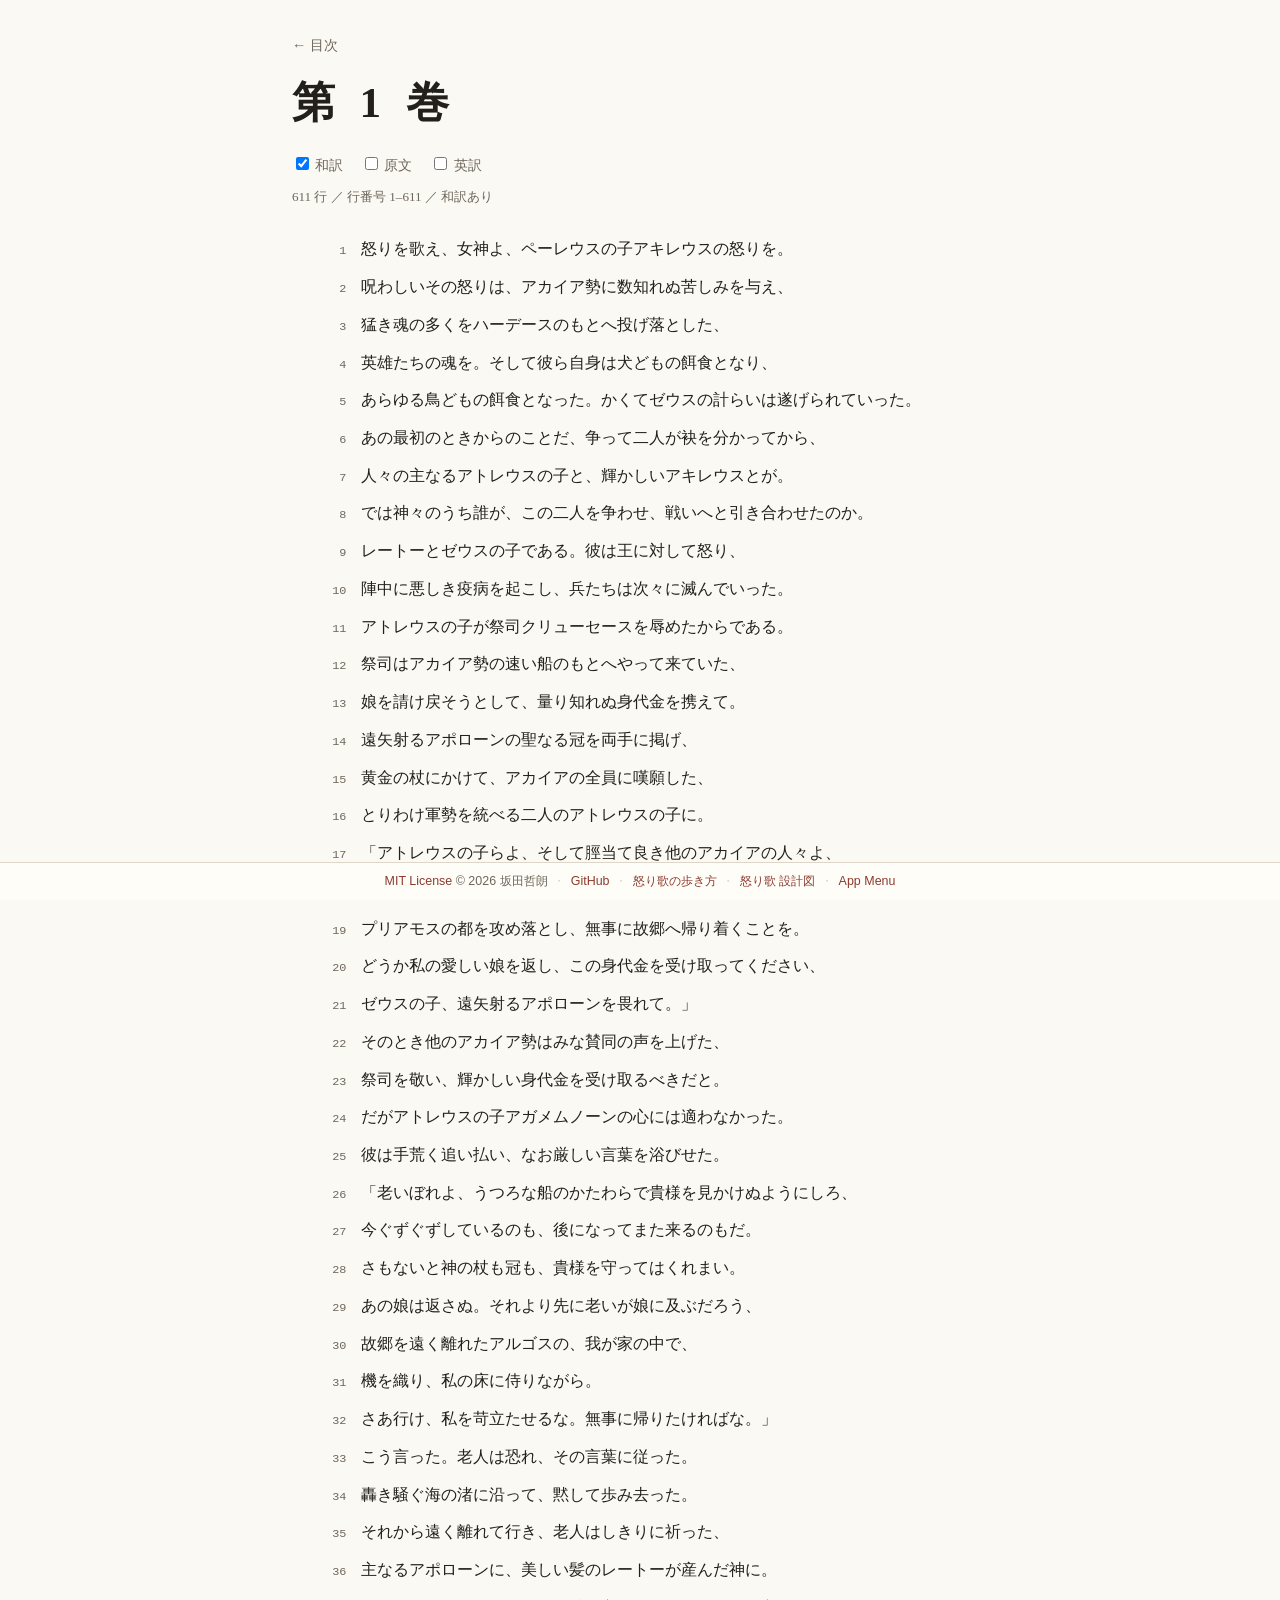
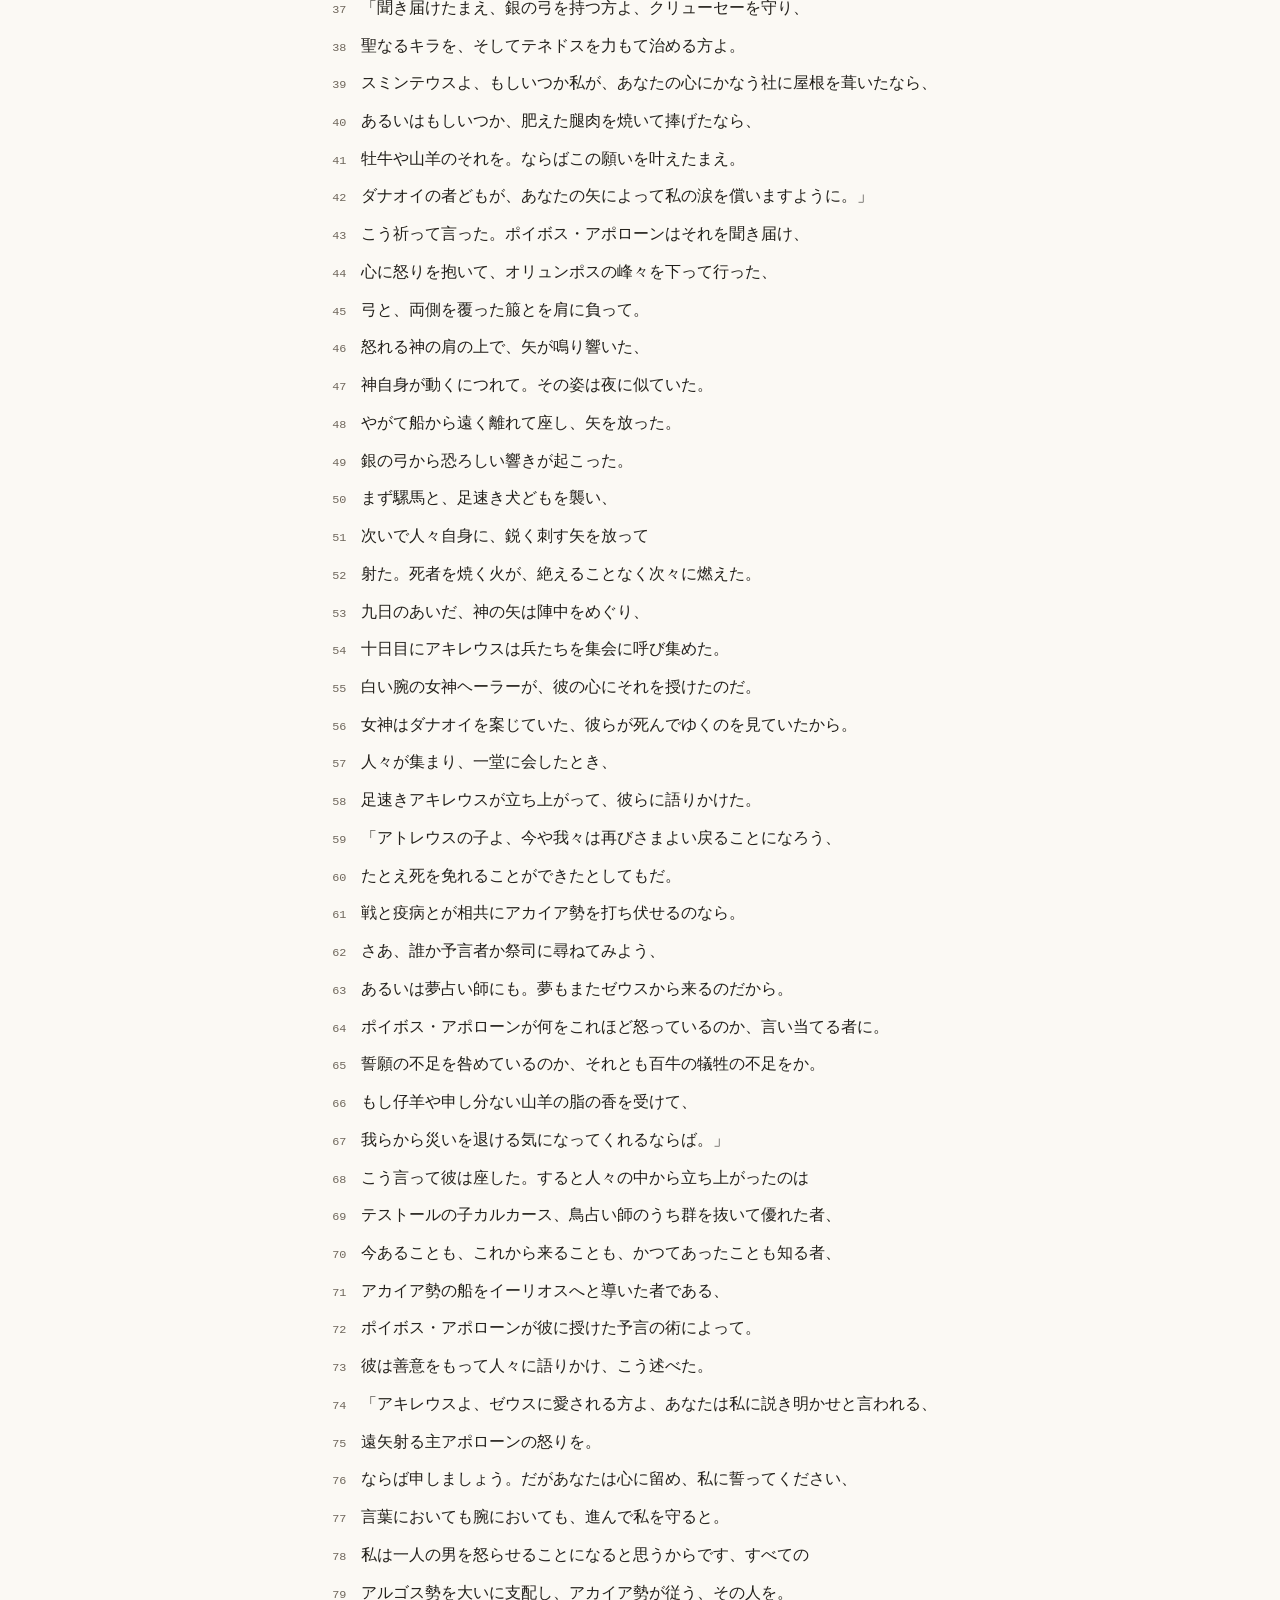
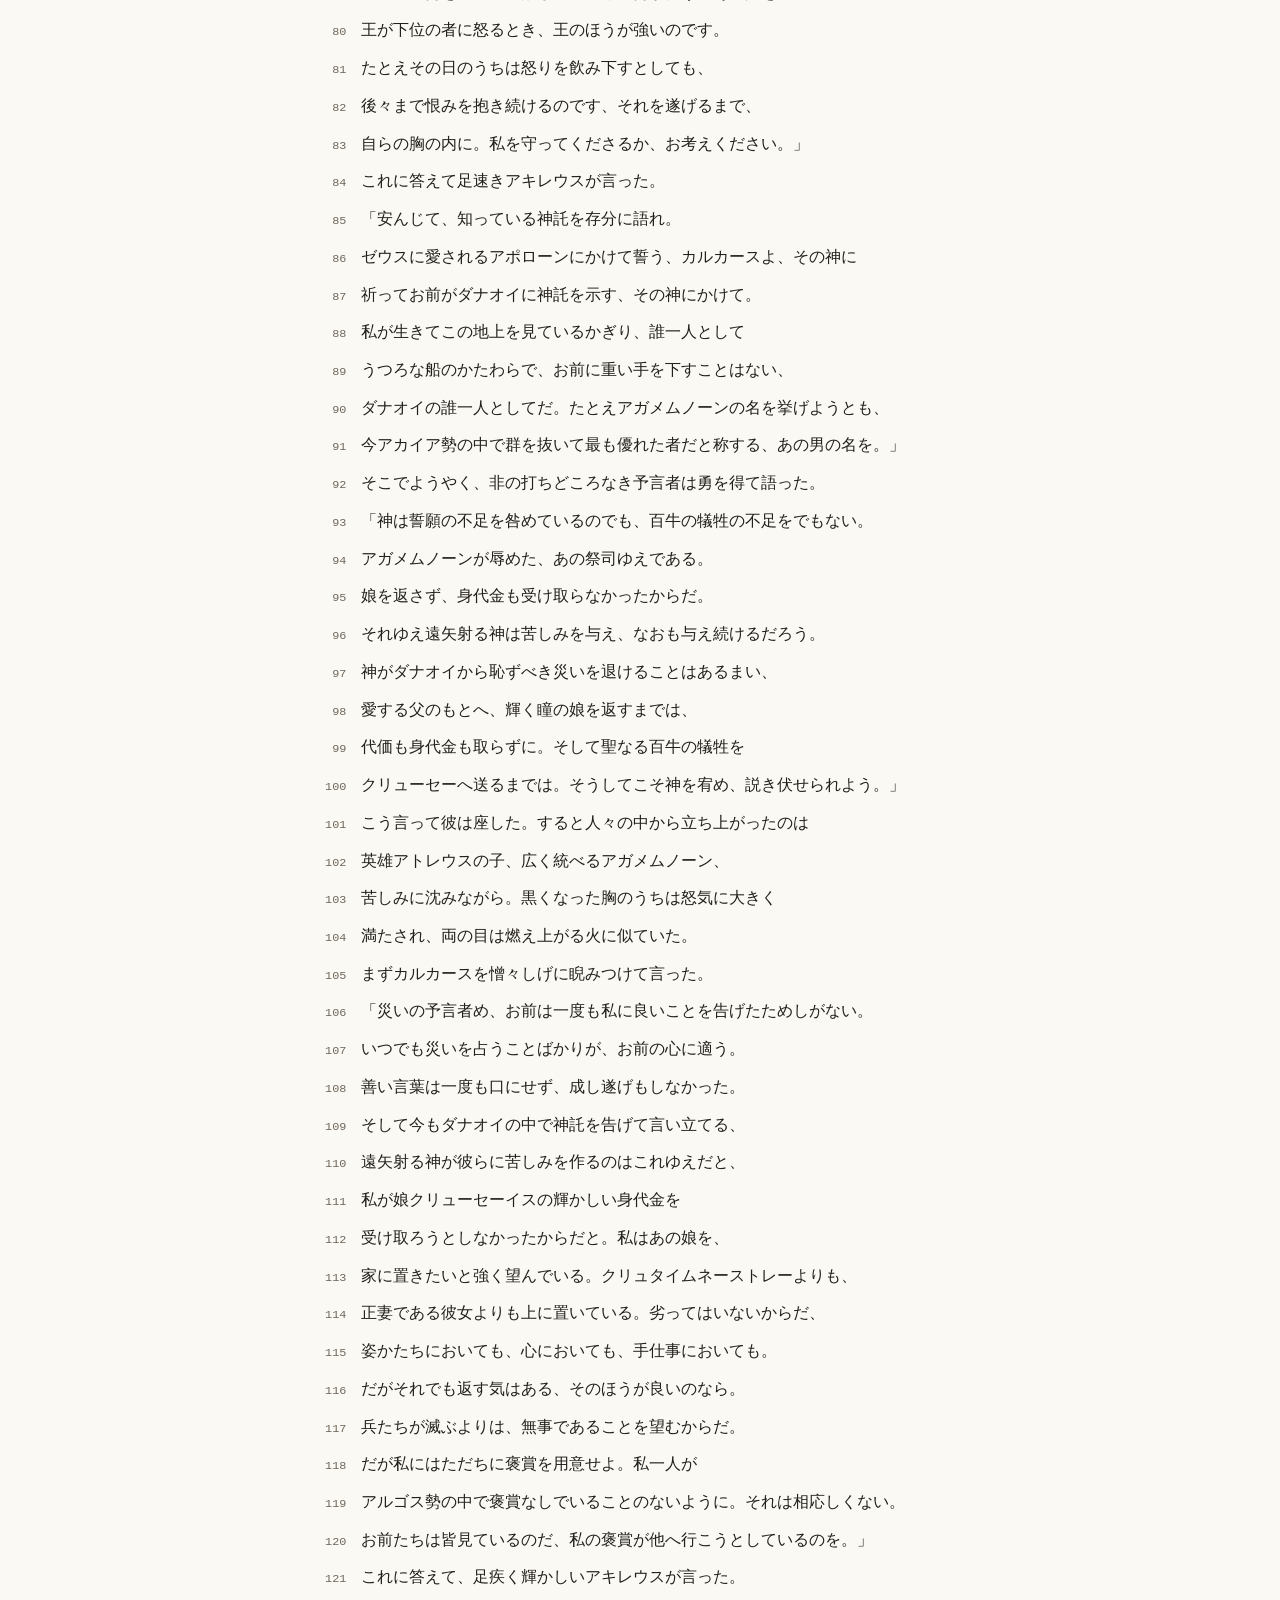
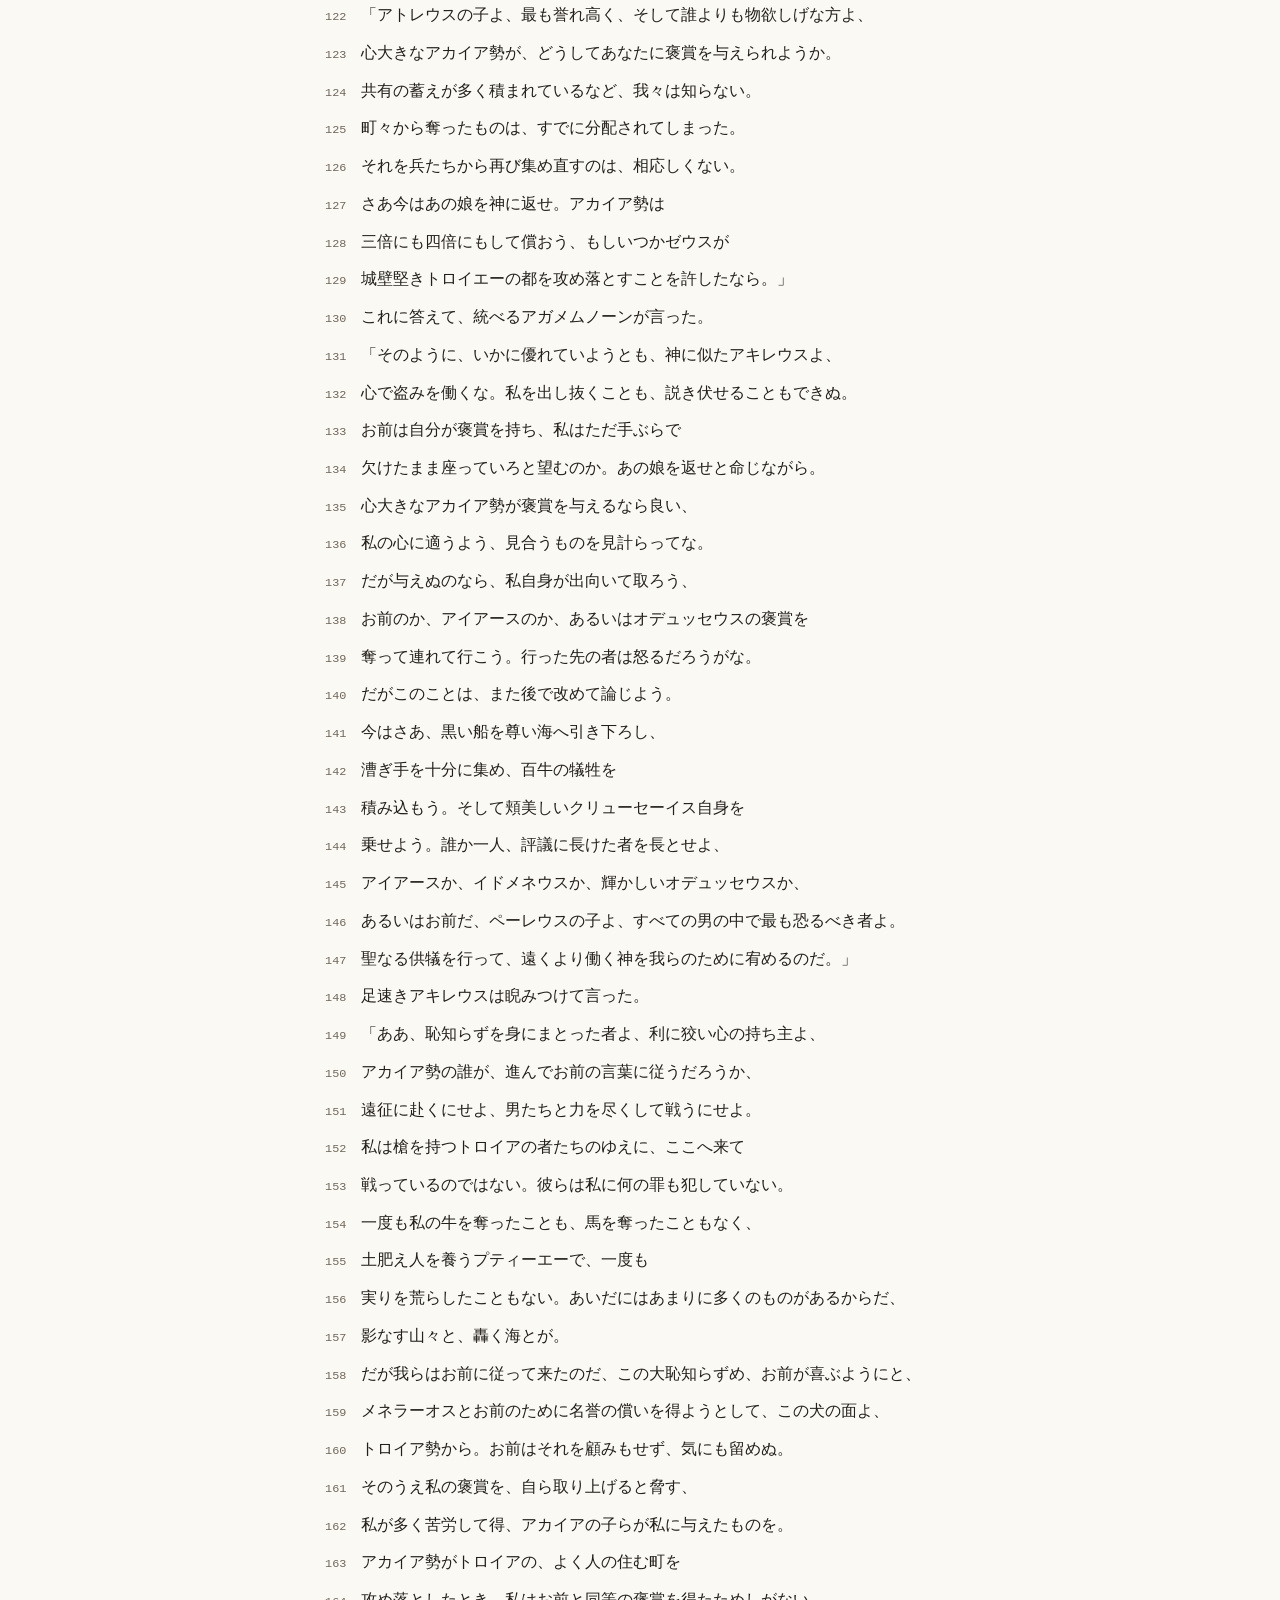
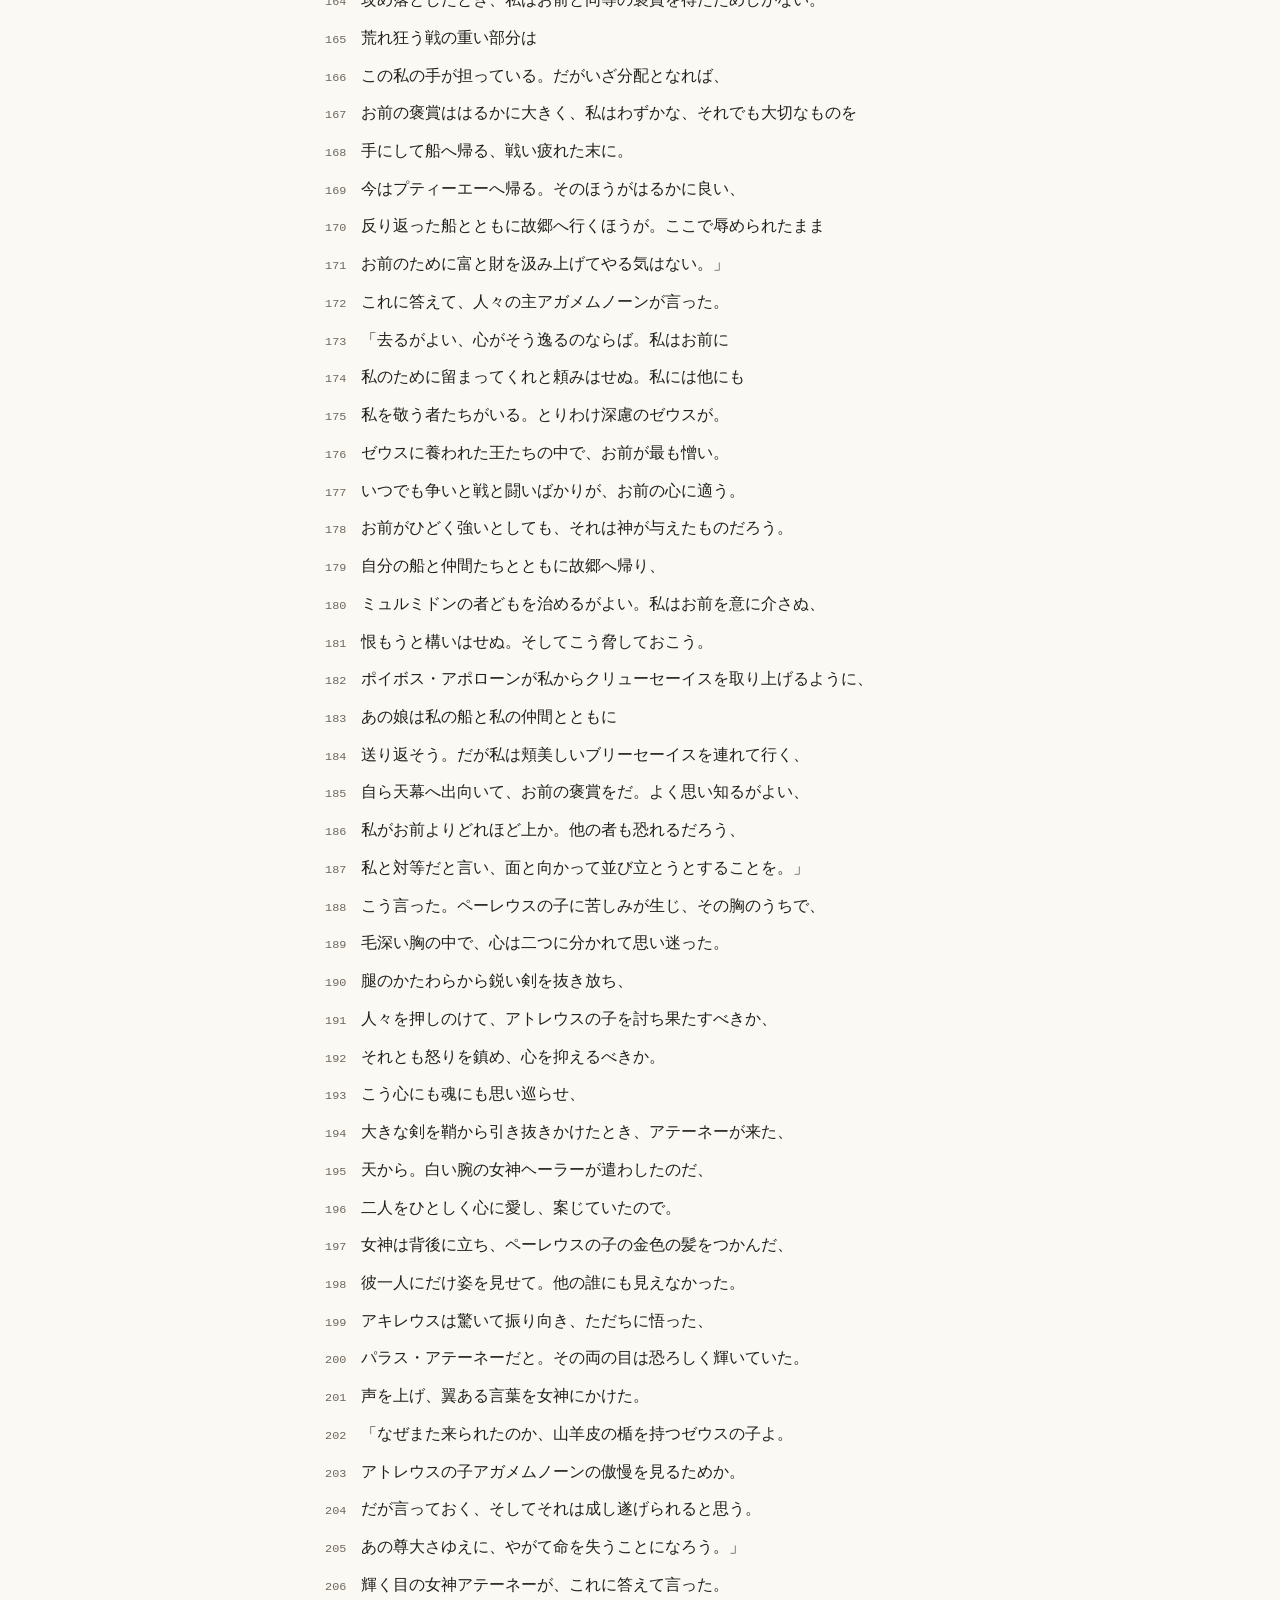
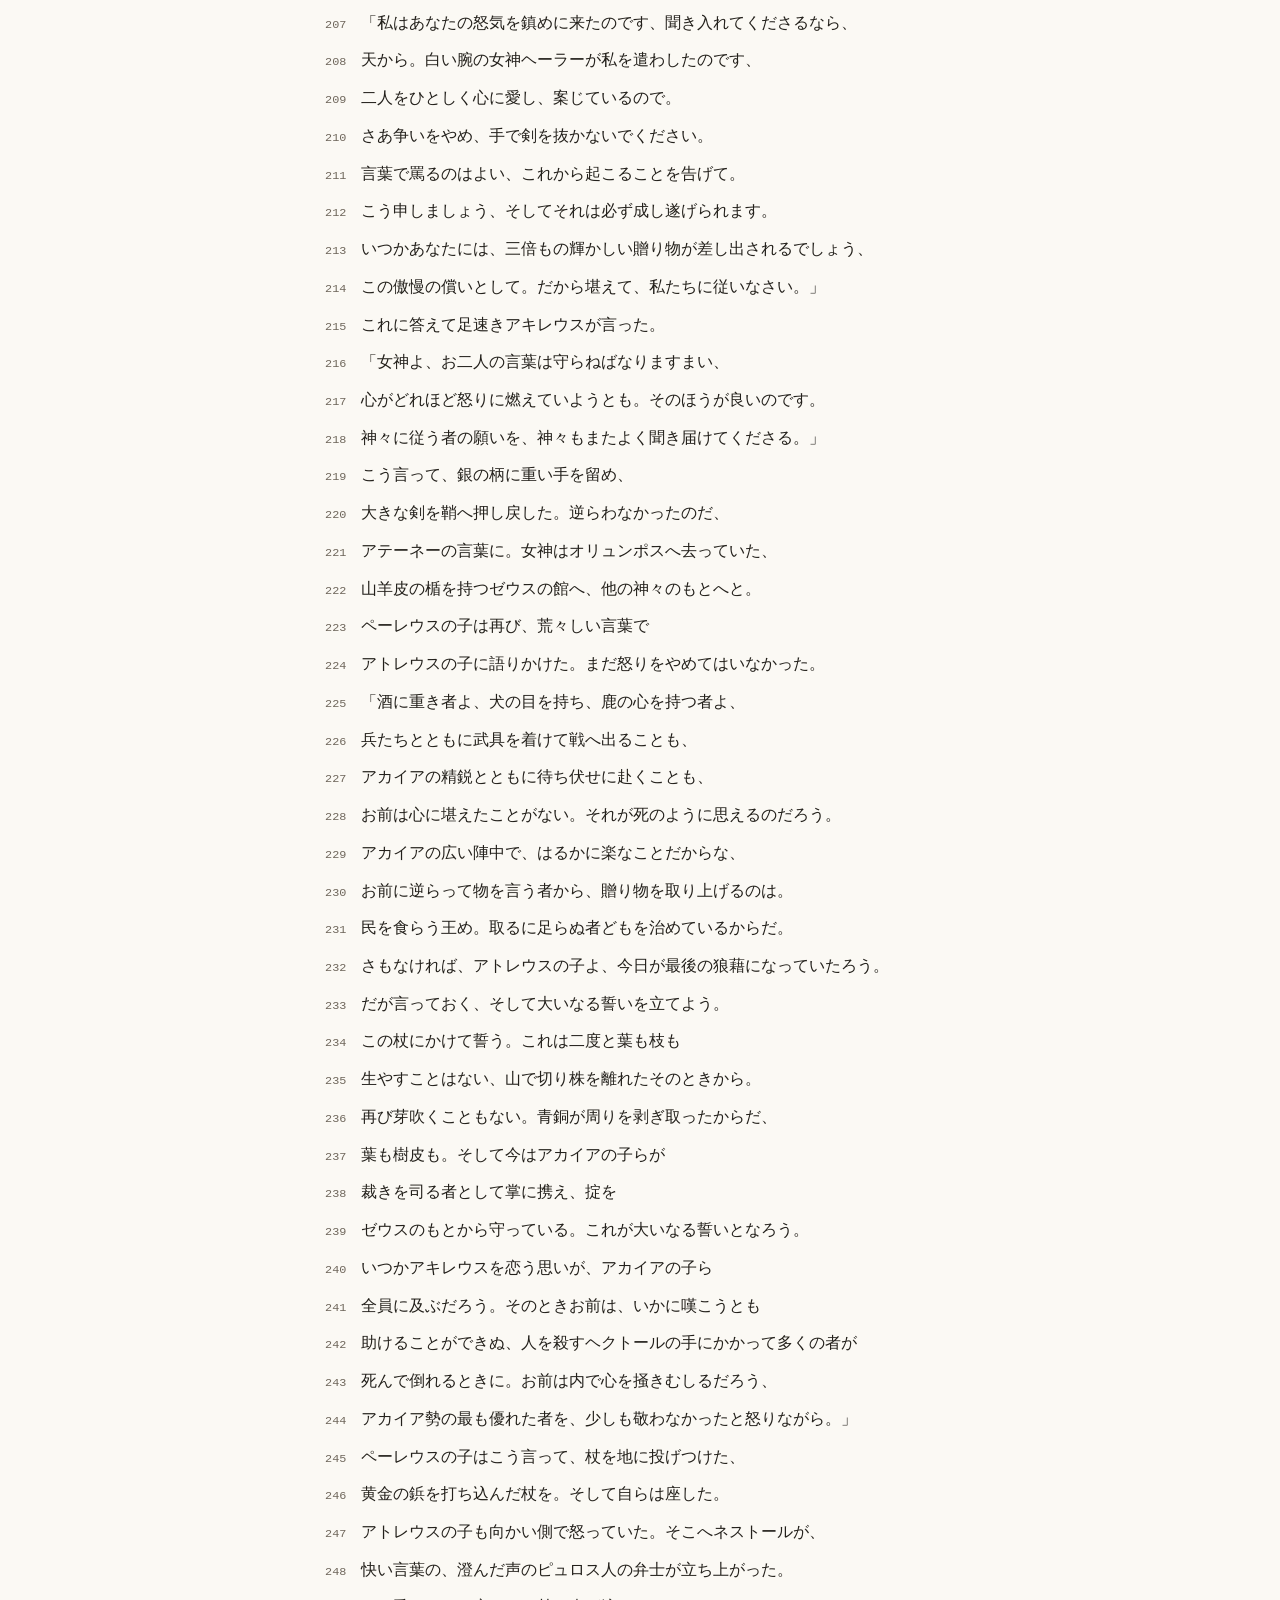
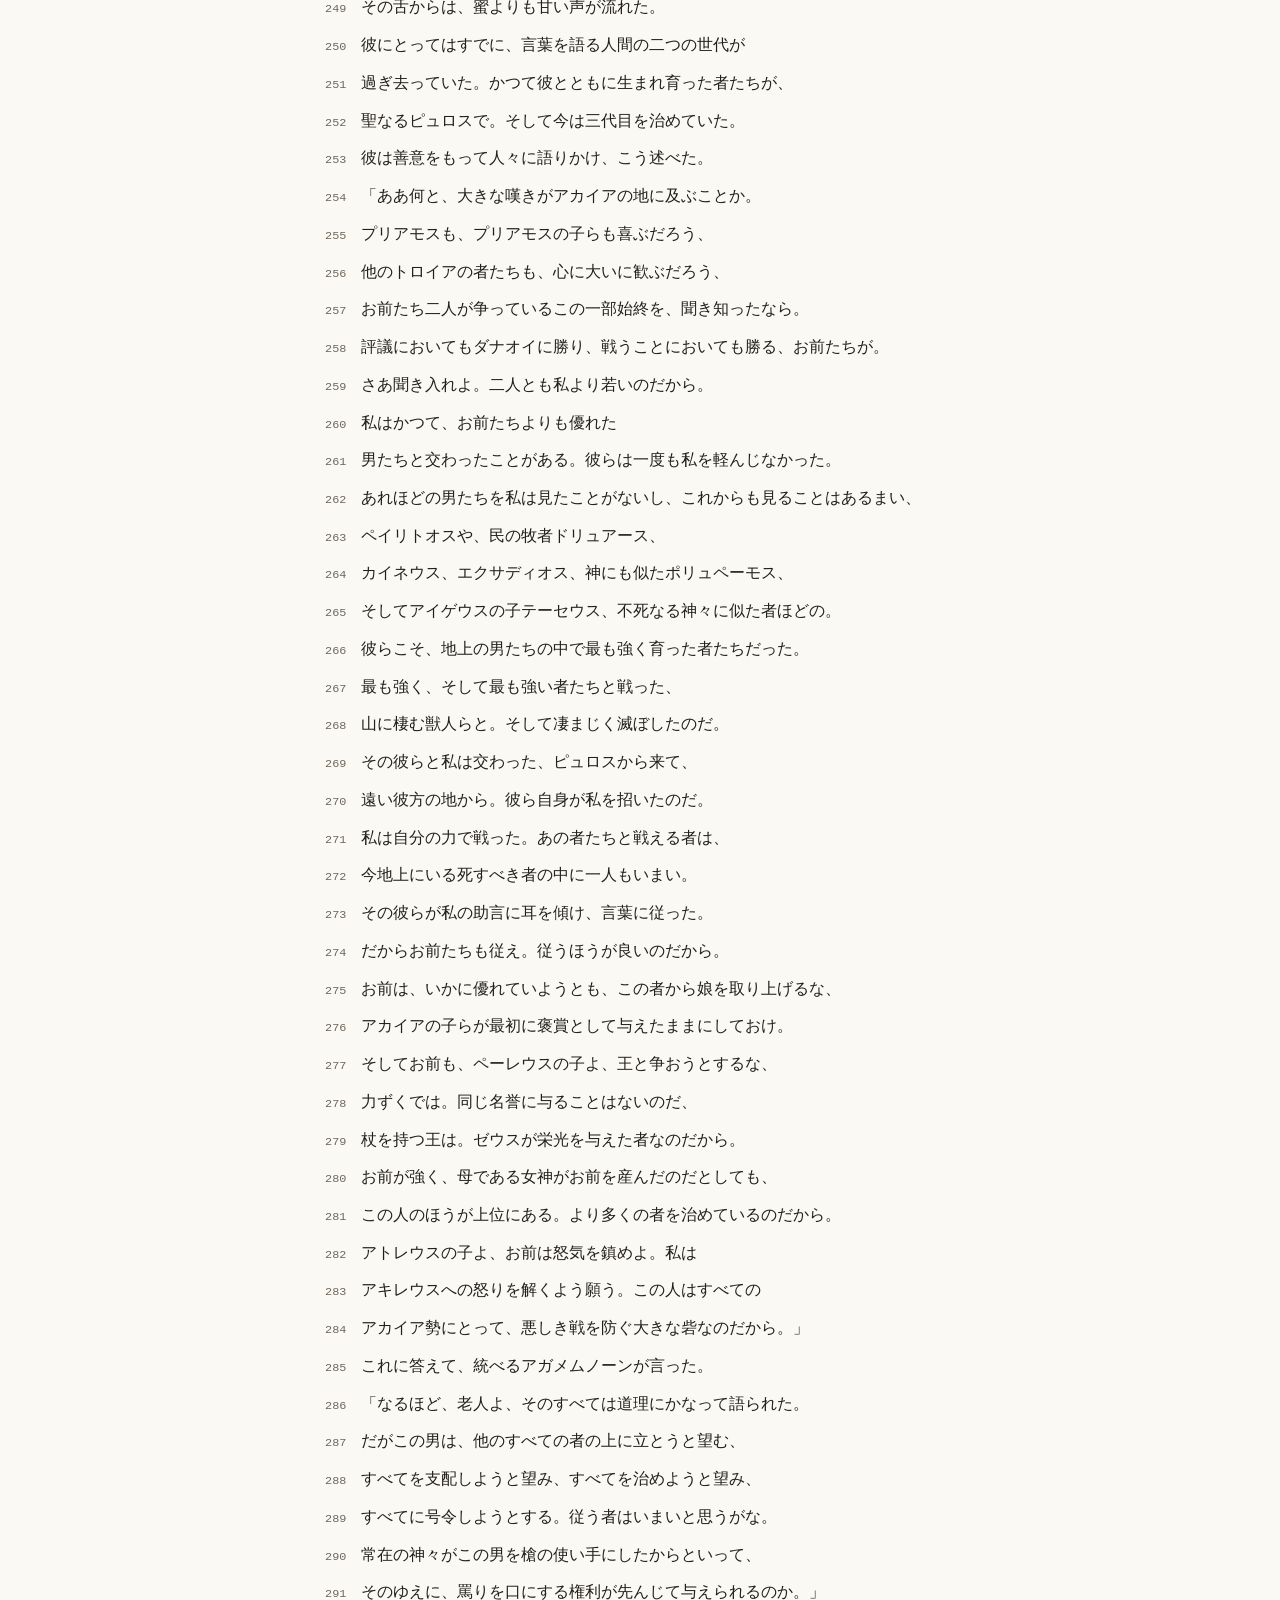
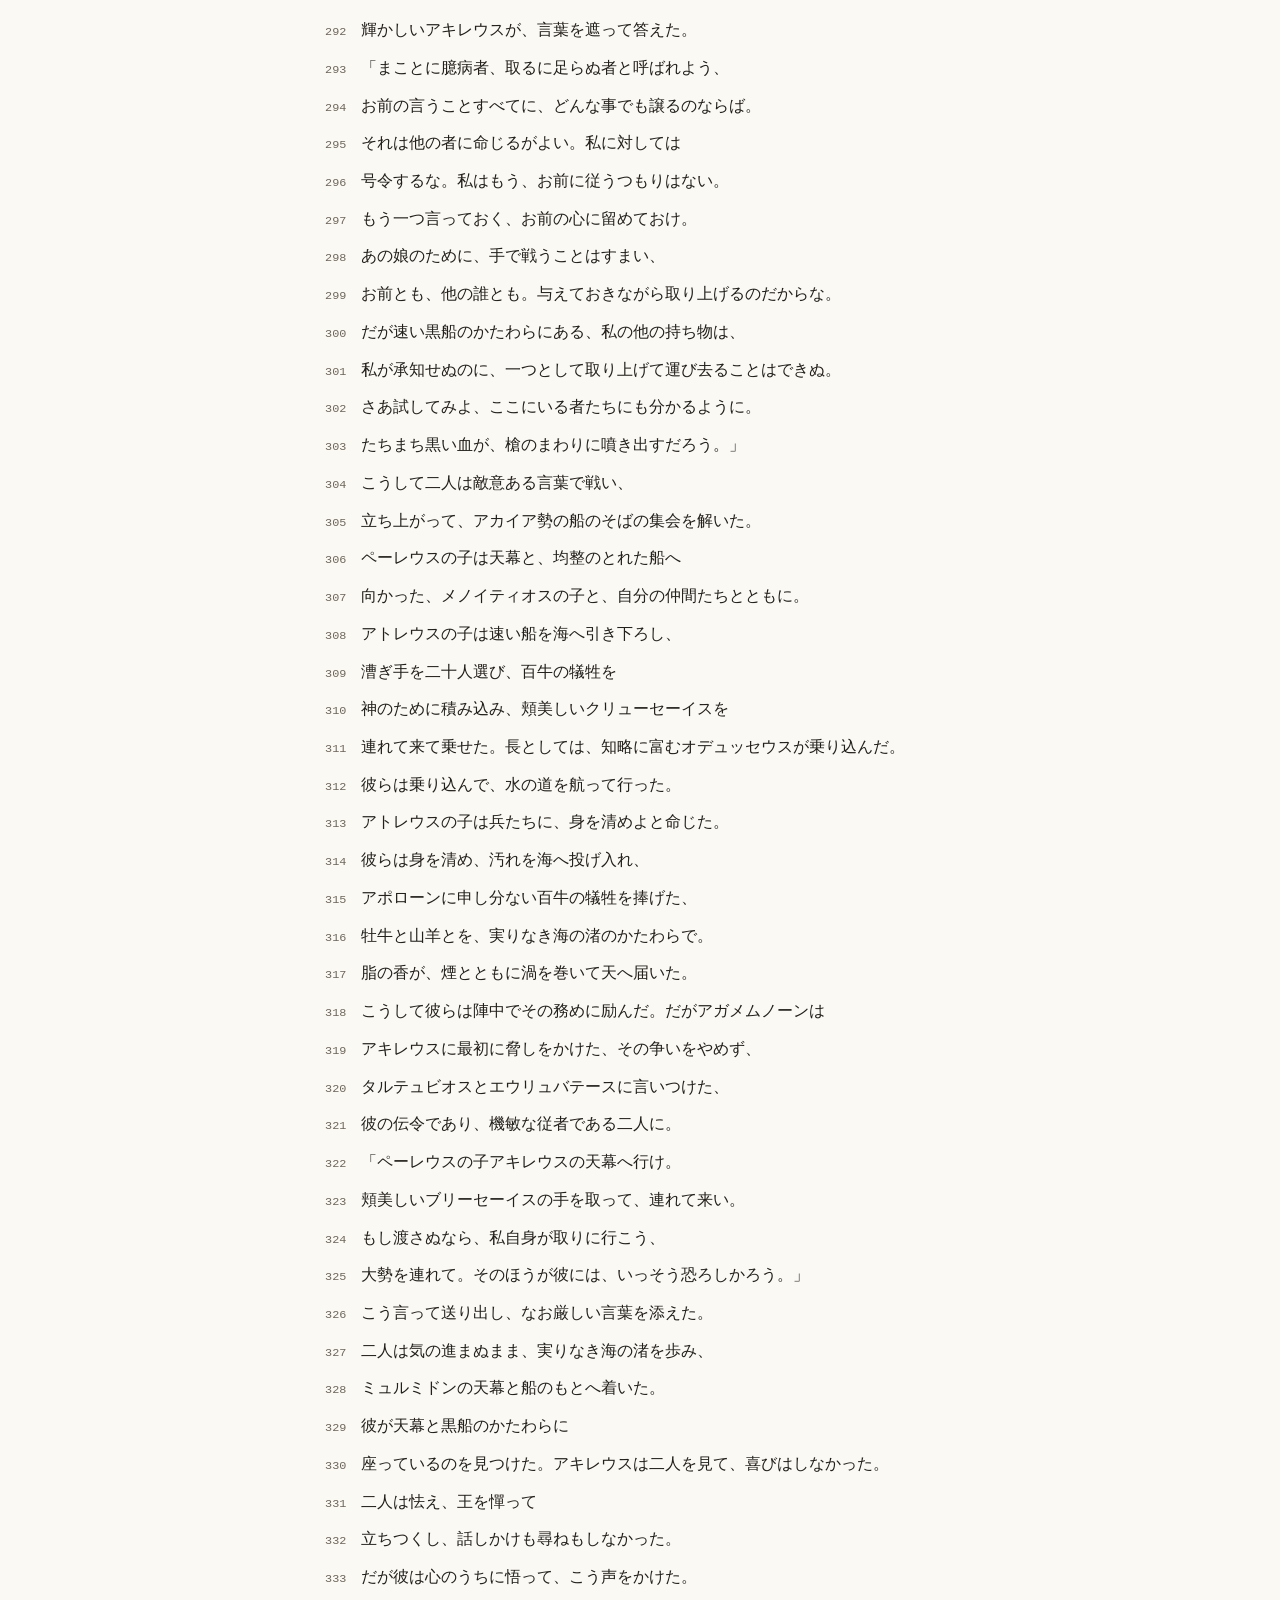
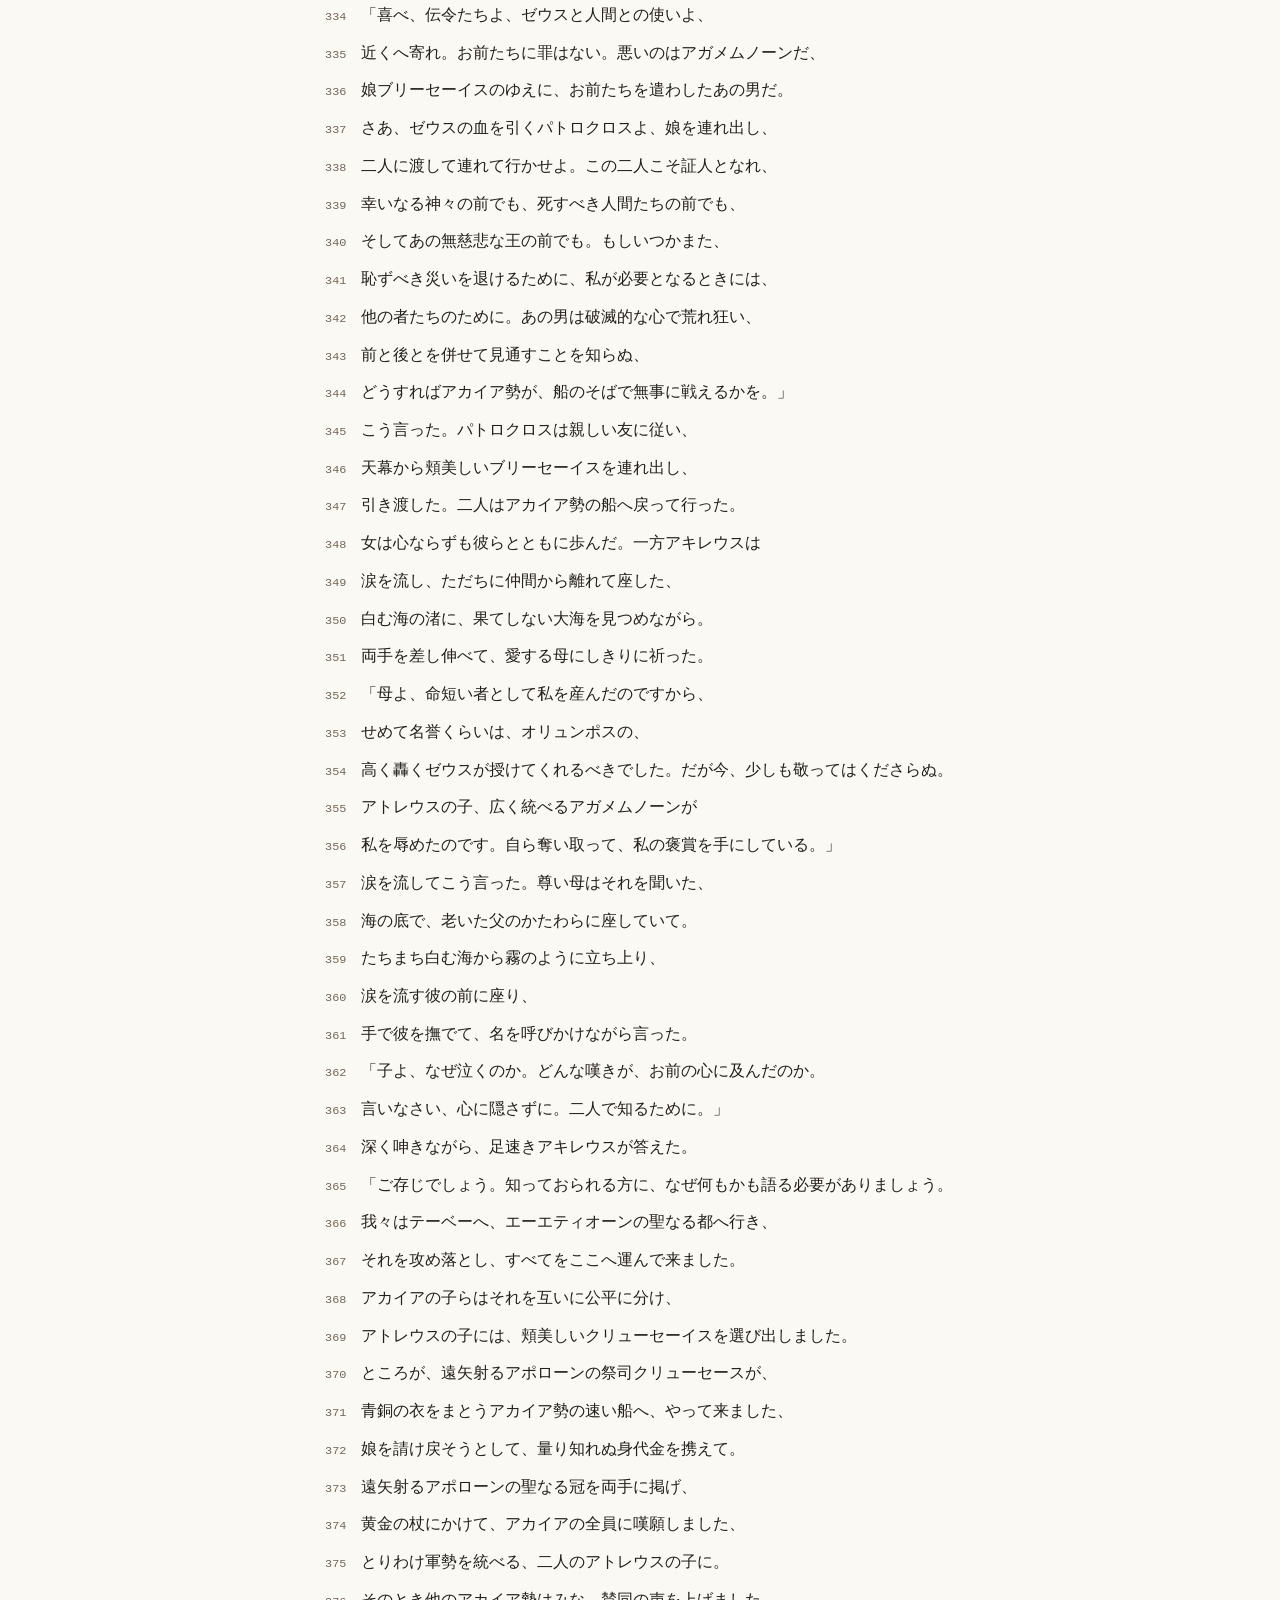
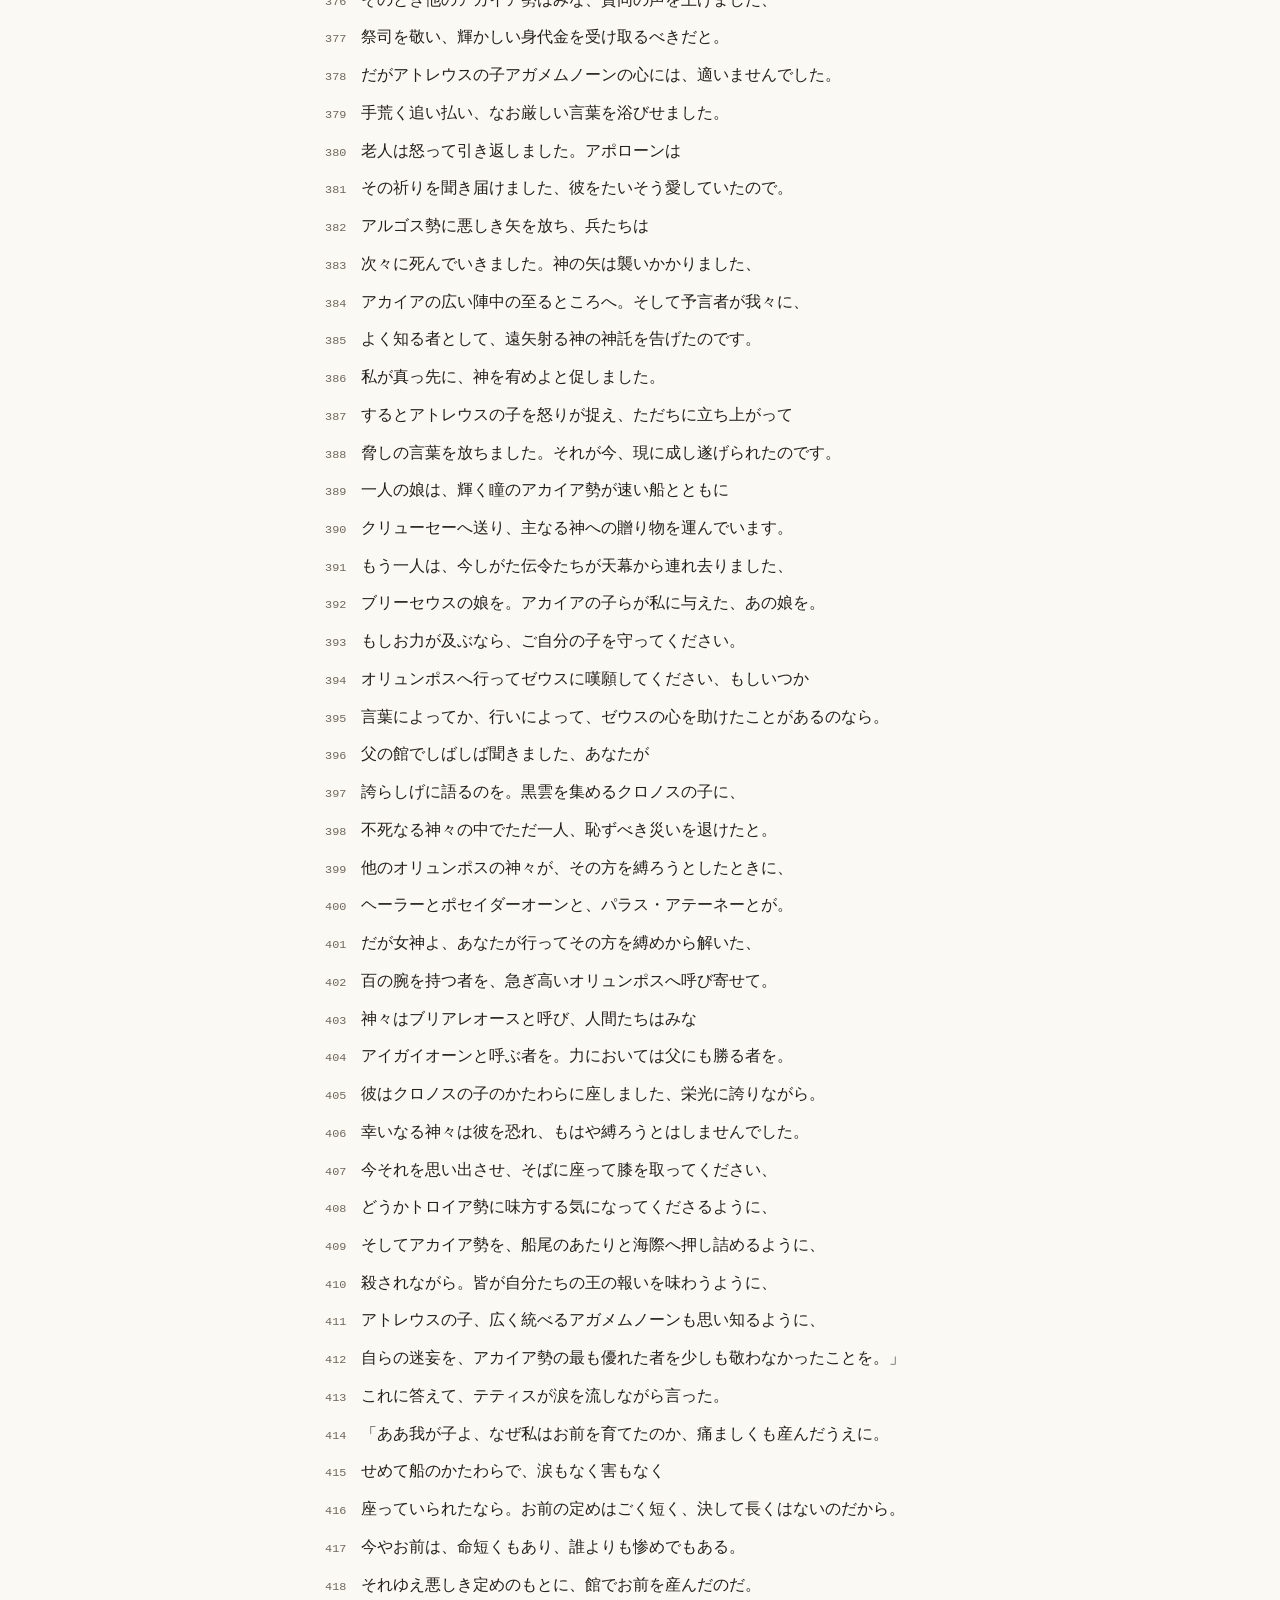
<file: out/read.html>
<!DOCTYPE html>
<html lang="ja">
<head>
<meta charset="utf-8">
<meta name="viewport" content="width=device-width, initial-scale=1">
<title>怒り歌 — 読む</title>
<link rel="stylesheet" href="style.css">
</head>
<body>
<header class="reader">
 <p class="home"><a href="index.html">← 目次</a></p>
 <h1 id="title">読み込み中</h1>
 <nav class="views">
  <label><input type="checkbox" id="v-ja" checked> 和訳</label>
  <label><input type="checkbox" id="v-grc"> 原文</label>
  <label><input type="checkbox" id="v-eng"> 英訳</label>
 </nav>
 <p id="status" class="status"></p>
</header>
<main><div id="text" class="text"></div></main>
<footer>
 <p class="attr">原文: Homer, <i>Ilias</i>, ed. D. B. Monro &amp; T. W. Allen (Oxford, 1920). 英訳: A. T. Murray (Loeb, 1924). いずれも <a href="https://github.com/PerseusDL/canonical-greekLit">Perseus Digital Library</a>, Tufts University — <b>CC BY-SA 4.0</b>。本サイトの生成データも同ライセンスで継承する。</p>
 <p class="warn">日本語訳は <b>Claude による機械翻訳</b>であり、学術的な定訳ではない。本サイトが検査で保証するのは<b>行の対応と表記の一貫性</b>であって、訳の正確さではない。</p>
 <p class="meta">怒り歌(ikari-uta) — <a href="https://github.com/PerseusDL/canonical-greekLit">底本</a> ·
 行番号は底本のものをそのまま用いる(欠番あり)</p>
</footer>
<nav class="fleet" aria-label="フリート共通リンク"><!-- fleet: fixed footer --><a href="https://github.com/twill3c/ikari-uta/blob/main/LICENSE" target="_blank" rel="noopener">MIT License</a> © 2026 坂田哲朗<span class="sep">・</span><a href="https://github.com/twill3c/ikari-uta" target="_blank" rel="noopener">GitHub</a><span class="sep">・</span><a href="https://claude.ai/code/artifact/627e03d1-c6ee-4021-b5f5-9982fe0497fe" target="_blank" rel="noopener">怒り歌の歩き方</a><span class="sep">・</span><a href="https://claude.ai/code/artifact/6e34d357-2e85-4140-ba57-e761de55cae4" target="_blank" rel="noopener">怒り歌 設計図</a><span class="sep">・</span><a href="https://app-menu-amber.vercel.app/" target="_blank" rel="noopener">App Menu</a></nav>
<script src="reader.js"></script>
</body>
</html>
</file>
<file: out/style.css>
:root {
  --bg: #fbf9f4;
  --fg: #23201b;
  --muted: #6f675c;
  --rule: #ded6c7;
  --accent: #8c3b2e;
  --grc: #3a4a5c;
  --eng: #4a5240;
  --card: #fffdf8;
  --max: 46rem;
}

@media (prefers-color-scheme: dark) {
  :root {
    --bg: #17150f;
    --fg: #e8e2d6;
    --muted: #9a9184;
    --rule: #37322a;
    --accent: #d98570;
    --grc: #9db4cc;
    --eng: #a8b394;
    --card: #1e1b14;
  }
}

* { box-sizing: border-box; }

body {
  margin: 0;
  background: var(--bg);
  color: var(--fg);
  font-family: "Hiragino Mincho ProN", "Yu Mincho", "Noto Serif JP", serif;
  line-height: 1.85;
  -webkit-text-size-adjust: 100%;
}

header, main, footer {
  max-width: var(--max);
  margin: 0 auto;
  padding: 0 1.25rem;
}

header { padding-top: 3rem; }

h1 {
  font-size: clamp(1.9rem, 5vw, 2.7rem);
  letter-spacing: 0.16em;
  margin: 0 0 0.4rem;
  font-weight: 600;
}

.sub { color: var(--muted); margin: 0 0 2rem; font-size: 0.98rem; }

h2 {
  font-size: 1.05rem;
  letter-spacing: 0.1em;
  border-left: 3px solid var(--accent);
  padding-left: 0.7rem;
  margin: 2.6rem 0 1rem;
  font-weight: 600;
}

/* ---- 目次 ---- */
.facts table { border-collapse: collapse; width: 100%; margin: 0.8rem 0; }
.facts th, .facts td {
  text-align: left;
  padding: 0.42rem 0.7rem;
  border-bottom: 1px solid var(--rule);
  font-size: 0.94rem;
}
.facts th { color: var(--muted); font-weight: 500; width: 42%; }
.note {
  font-size: 0.88rem;
  color: var(--muted);
  background: var(--card);
  border: 1px solid var(--rule);
  border-radius: 4px;
  padding: 0.9rem 1.1rem;
  line-height: 1.8;
}

ol.books { list-style: none; padding: 0; margin: 0; }
ol.books li {
  display: flex;
  align-items: baseline;
  gap: 0.8rem;
  padding: 0.55rem 0.2rem;
  border-bottom: 1px solid var(--rule);
  flex-wrap: wrap;
}
ol.books a { color: var(--fg); text-decoration: none; border-bottom: 1px solid var(--accent); }
ol.books a:hover { color: var(--accent); }
ol.books .cnt { color: var(--muted); font-size: 0.85rem; margin-left: auto; }
.ok, .todo, .gap {
  font-size: 0.74rem;
  padding: 0.12rem 0.5rem;
  border-radius: 999px;
  letter-spacing: 0.05em;
  white-space: nowrap;
}
.ok { background: var(--accent); color: var(--bg); }
.todo { border: 1px solid var(--rule); color: var(--muted); }
.gap { border: 1px dashed var(--rule); color: var(--muted); }
li.not a { color: var(--muted); border-bottom-color: var(--rule); }

/* ---- リーダー ---- */
header.reader { padding-top: 2rem; }
.home { margin: 0 0 0.8rem; font-size: 0.86rem; }
.home a { color: var(--muted); text-decoration: none; }
.home a:hover { color: var(--accent); }

nav.views { display: flex; gap: 1.1rem; flex-wrap: wrap; margin: 0.6rem 0 0.4rem; }
nav.views label { font-size: 0.86rem; color: var(--muted); cursor: pointer; }
.status { font-size: 0.82rem; color: var(--muted); margin: 0.3rem 0 1.4rem; }

.text { padding-bottom: 3rem; }

.ln {
  display: grid;
  grid-template-columns: 3.4rem 1fr;
  gap: 0.9rem;
  padding: 0.18rem 0;
  align-items: baseline;
}
.ln:target { background: color-mix(in srgb, var(--accent) 12%, transparent); }
.num {
  color: var(--muted);
  font-size: 0.74rem;
  font-family: ui-monospace, "SFMono-Regular", Menlo, monospace;
  text-align: right;
  padding-top: 0.35rem;
  user-select: none;
}
.num a { color: inherit; text-decoration: none; }
.body > p { margin: 0 0 0.15rem; }
.t-ja { }
.t-grc { color: var(--grc); font-family: "Gentium Plus", "Palatino Linotype", Georgia, serif; font-size: 0.95rem; }
.t-eng { color: var(--eng); font-family: Georgia, "Times New Roman", serif; font-size: 0.9rem; font-style: italic; }

.gapnote {
  margin: 0.7rem 0 0.7rem 4.3rem;
  padding: 0.4rem 0.8rem;
  border-left: 2px dashed var(--rule);
  color: var(--muted);
  font-size: 0.8rem;
}

.empty {
  border: 1px solid var(--rule);
  background: var(--card);
  border-radius: 4px;
  padding: 1.2rem;
  color: var(--muted);
  font-size: 0.92rem;
}

/* ---- フッタ ---- */
footer {
  border-top: 1px solid var(--rule);
  margin-top: 3rem;
  padding-top: 1.4rem;
  padding-bottom: 3rem;
  font-size: 0.8rem;
  color: var(--muted);
  line-height: 1.75;
}
footer a { color: var(--muted); }
footer .warn {
  border-left: 2px solid var(--accent);
  padding-left: 0.8rem;
}
footer .meta { opacity: 0.75; }

@media (max-width: 34rem) {
  .ln { grid-template-columns: 2.6rem 1fr; gap: 0.6rem; }
  .gapnote { margin-left: 3.2rem; }
}

.part {
  font-size: 0.74rem;
  padding: 0.12rem 0.5rem;
  border-radius: 999px;
  letter-spacing: 0.05em;
  white-space: nowrap;
  border: 1px solid var(--accent);
  color: var(--accent);
}

/* 索引(登場者一覧・地名一覧) */
.idxlinks p { margin: .3rem 0 0; }
ol.names { list-style: none; padding: 0; margin: 0; }
ol.names > li { border-top: 1px solid var(--rule, #ddd); padding: .55rem 0; }
ol.names .hd { display: flex; flex-wrap: wrap; align-items: baseline; gap: .5rem; }
ol.names .ja { font-size: 1.05rem; }
ol.names .grc { color: #666; font-size: .9rem; }
ol.names .cnt { margin-left: auto; font-variant-numeric: tabular-nums; color: #555; font-size: .85rem; }
ol.names .camp { font-size: .75rem; padding: 0 .35rem; border: 1px solid #bbb; border-radius: 3px; color: #555; }
ol.names .amb { margin: .2rem 0 0; font-size: .82rem; color: #a4500a; }
ol.names .gnote { margin: .2rem 0 0; font-size: .82rem; color: #555; }
ol.names .occ { margin: .25rem 0 0; font-size: .85rem; line-height: 1.9; }
ol.names .occ a { display: inline-block; padding: 0 .3rem; border: 1px solid #ccd; border-radius: 3px;
                  text-decoration: none; font-variant-numeric: tabular-nums; }
ol.names .more { color: #777; font-size: .8rem; }
header .home { margin: 0 0 .3rem; font-size: .9rem; }
@media (prefers-color-scheme: dark) {
  ol.names > li { border-top-color: #333; }
  ol.names .grc, ol.names .cnt, ol.names .gnote { color: #aaa; }
  ol.names .amb { color: #e0a24a; }
  ol.names .occ a { border-color: #445; }
  ol.names .camp { border-color: #555; color: #aaa; }
}

/* fleet: fixed footer —— フリート共通規約(koho-lens が正本)。
   5 項目・この並び・下部固定。出典表示の <footer> とは別物。
   固定するぶん、body に逃げを作らないと本文の末尾が隠れる。
   区切りの「・」は文字として置く(::before で描くと innerText に出ず、検品器から見えない)。 */
nav.fleet {
  position: fixed;
  bottom: 0;
  left: 0;
  right: 0;
  z-index: 20;
  background: var(--card);
  border-top: 1px solid var(--rule);
  padding: 0.5rem 1.25rem;
  text-align: center;
  font-size: 0.78rem;
  line-height: 1.7;
  color: var(--muted);
  font-family: "Hiragino Kaku Gothic ProN", "Noto Sans JP", "Yu Gothic UI", Meiryo, sans-serif;
}
nav.fleet a { color: var(--accent); text-decoration: none; }
nav.fleet a:hover,
nav.fleet a:focus-visible { text-decoration: underline; }
nav.fleet .sep { color: var(--rule); padding: 0 0.35rem; }

/* 逃げ。狭い幅では 2 行に折り返して高くなるので、そのぶん厚く取る。 */
body { padding-bottom: 3.4rem; }
@media (max-width: 34rem) {
  body { padding-bottom: 5.6rem; }
}
</file>
